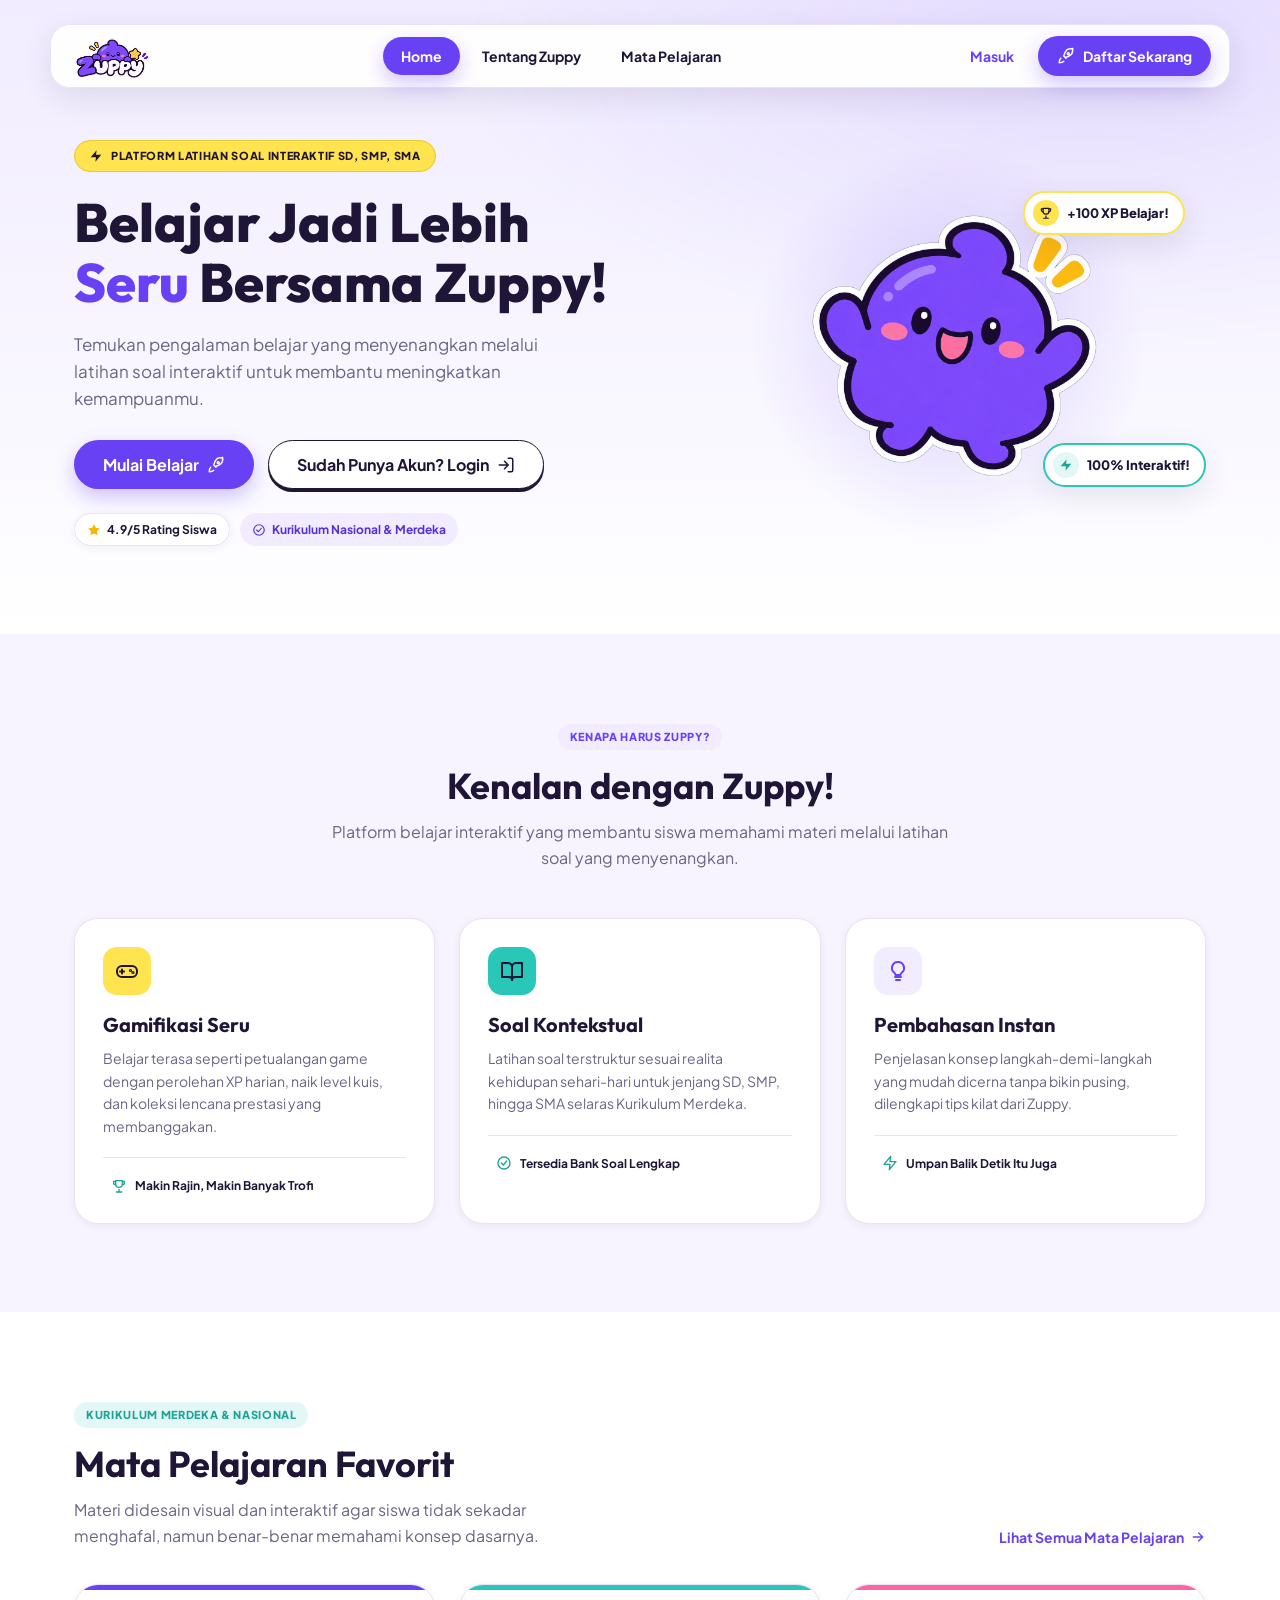
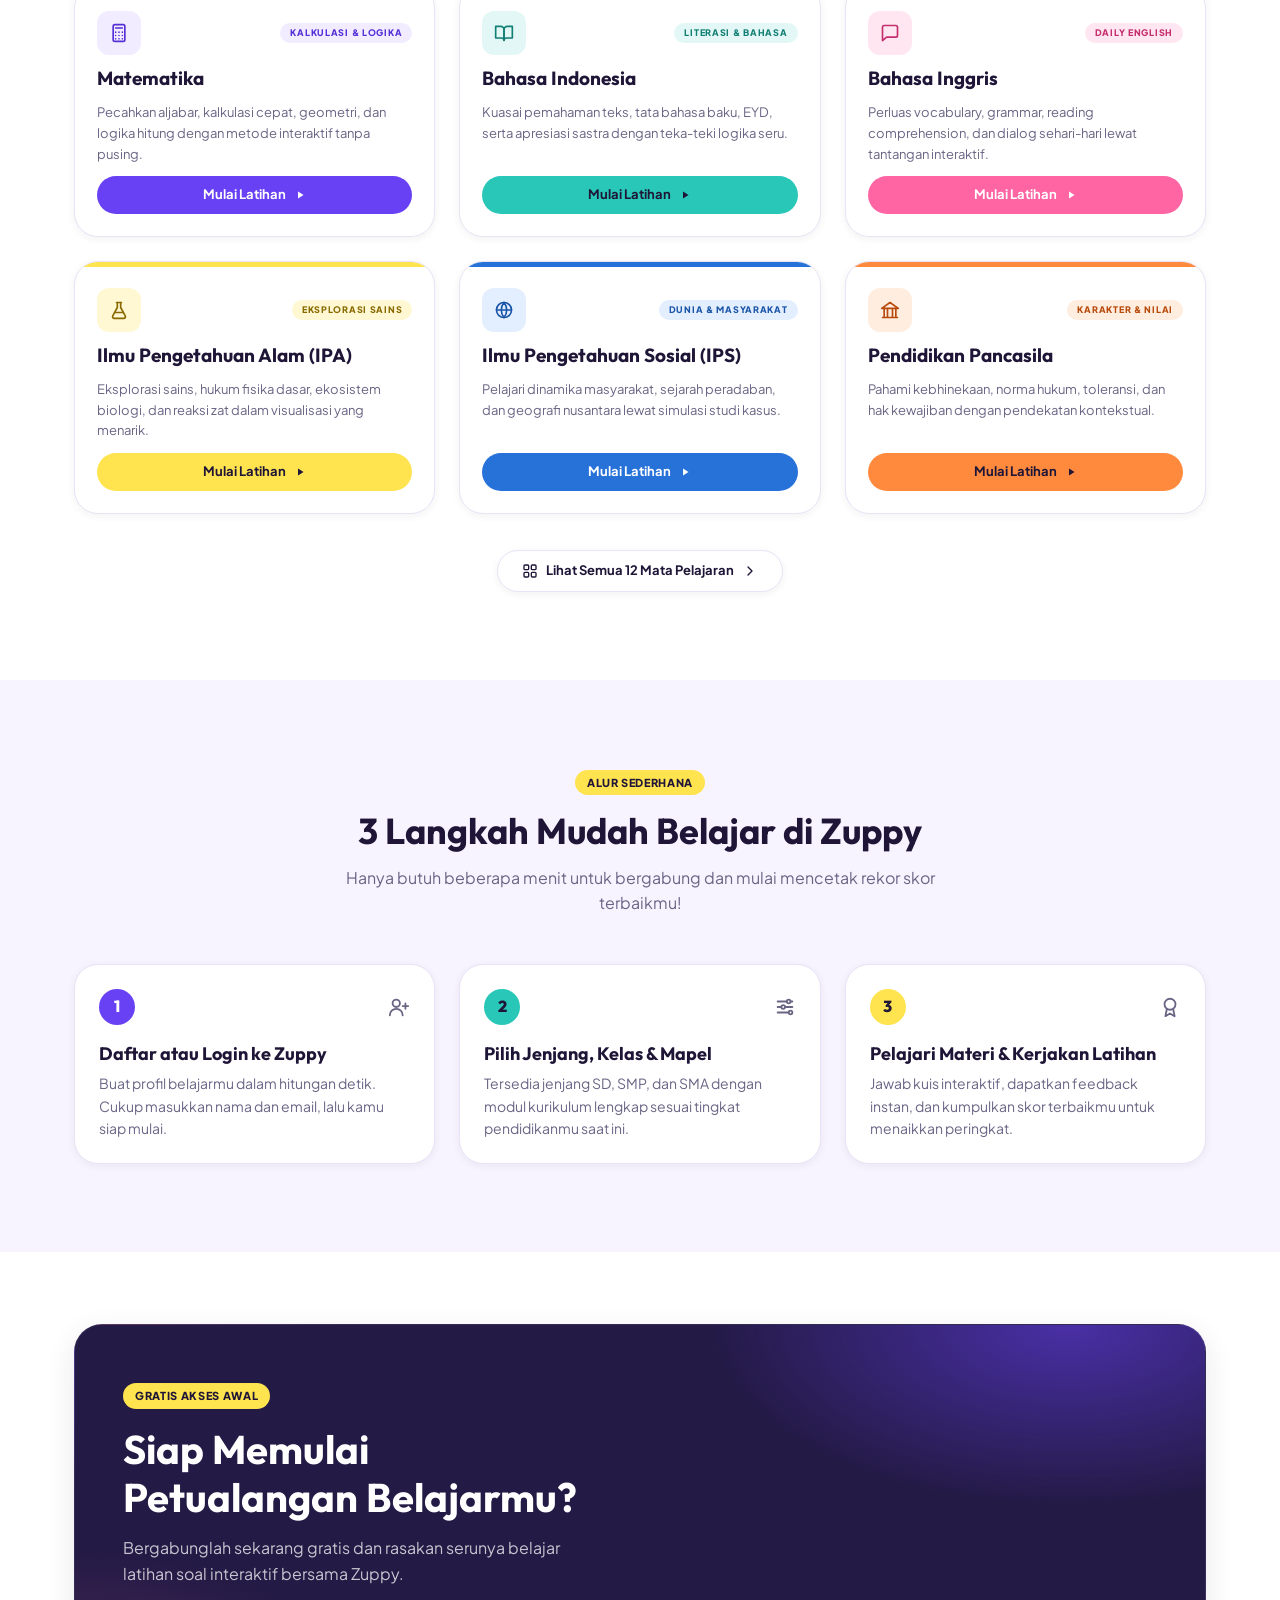
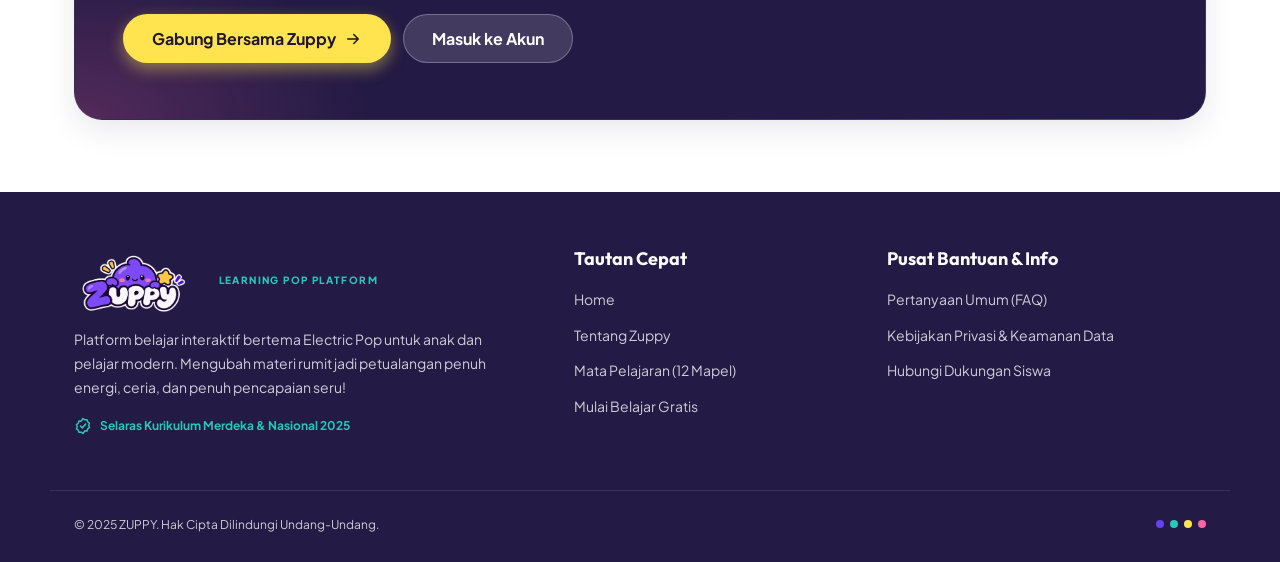
<file: index.html>
<!DOCTYPE html>
<html lang="id">
<head>
  <meta charset="UTF-8">
  <meta name="viewport" content="width=device-width, initial-scale=1.0">
  <meta name="description" content="Zuppy — platform latihan soal interaktif untuk SD, SMP, dan SMA. Play, Learn & Explore!">

  <title>Zuppy — Play, Learn &amp; Explore!</title>

  <!-- Favicon Zuppy -->
  <link rel="icon" type="image/png" href="assets/images/mascot/maskot.png">

  <link rel="stylesheet" href="css/style.css">
  <link rel="stylesheet" href="css/components.css">
  <link rel="stylesheet" href="css/home.css">
  <link rel="stylesheet" href="css/responsive.css">

  <script src="js/components.js" defer></script>
  <script src="js/app.js" defer></script>
</head>

<body data-root="" data-page="home">

  <div data-component="header"></div>

  <main>
    <!-- ============ HERO ============ -->
    <section class="hero" id="beranda" data-spy="home">
      <div class="container hero__grid">
        <div class="hero__copy">
          <span class="hero__badge reveal">
            <svg class="icon icon--fill" viewBox="0 0 24 24" aria-hidden="true"><path d="M13 2 3 14h9l-1 8 10-12h-9z"/></svg>
            Platform Latihan Soal Interaktif SD, SMP, SMA
          </span>

          <h1 class="hero__title reveal">Belajar Jadi Lebih <span class="hl-seru">Seru</span> Bersama Zuppy!</h1>

          <p class="hero__lead reveal">Temukan pengalaman belajar yang menyenangkan melalui latihan soal interaktif untuk membantu meningkatkan kemampuanmu.</p>

          <div class="hero__actions reveal">
            <a class="btn btn--primary btn--lg" data-href="pages/register.html">
              Mulai Belajar
              <svg class="icon" viewBox="0 0 24 24" aria-hidden="true"><path d="M5 15c-1.5 1.2-2 4-2 6 2 0 4.8-.5 6-2"/><path d="M12 15 9 12a15 15 0 0 1 4-8c2-2 6-2 8-2 0 2 0 6-2 8a15 15 0 0 1-8 4z"/><circle cx="15" cy="9" r="1.3"/></svg>
            </a>

            <a class="btn btn--secondary btn--lg" data-href="pages/login.html">
              Sudah Punya Akun? Login
              <svg class="icon" viewBox="0 0 24 24" aria-hidden="true"><path d="M15 3h4a2 2 0 0 1 2 2v14a2 2 0 0 1-2 2h-4"/><path d="M10 17l5-5-5-5M15 12H3"/></svg>
            </a>
          </div>

          <div class="hero__meta reveal">
            <span class="chip chip--white">
              <svg class="icon icon--fill" viewBox="0 0 24 24" aria-hidden="true"><path d="m12 2 3.1 6.3 6.9 1-5 4.9 1.2 6.8L12 17.8 5.8 21l1.2-6.8-5-4.9 6.9-1z"/></svg>
              4.9/5 Rating Siswa
            </span>

            <span class="chip chip--purple">
              <svg class="icon" viewBox="0 0 24 24" aria-hidden="true"><circle cx="12" cy="12" r="9"/><path d="m8 12 3 3 5-6"/></svg>
              Kurikulum Nasional &amp; Merdeka
            </span>
          </div>
        </div>

        <div class="hero__visual">
          <div class="hero__glow" aria-hidden="true"></div>
          <div class="mascot">
            <img data-src="assets/images/mascot/maskot.png" alt="Zuppy, maskot belajar yang ceria">
          </div>

          <span class="float-chip float-chip--xp">
            <span class="float-chip__icon"><svg class="icon" viewBox="0 0 24 24" aria-hidden="true"><path d="M8 21h8M12 17v4M7 4h10v5a5 5 0 0 1-10 0z"/><path d="M17 5h3v2a3 3 0 0 1-3 3M7 5H4v2a3 3 0 0 0 3 3"/></svg></span>
            +100 XP Belajar!
          </span>

          <span class="float-chip float-chip--fun">
            <span class="float-chip__icon"><svg class="icon icon--fill" viewBox="0 0 24 24" aria-hidden="true"><path d="M13 2 3 14h9l-1 8 10-12h-9z"/></svg></span>
            100% Interaktif!
          </span>
        </div>
      </div>
    </section>

    <!-- ============ TENTANG / FITUR ============ -->
    <section class="section section--tint" id="tentang" data-spy="tentang">
      <div class="container">
        <div class="section-head reveal">
          <span class="badge badge--purple">Kenapa harus Zuppy?</span>
          <h2>Kenalan dengan Zuppy!</h2>
          <p>Platform belajar interaktif yang membantu siswa memahami materi melalui latihan soal yang menyenangkan.</p>
        </div>

        <div class="feature-grid">
          <article class="feature-card reveal">
            <span class="feature-card__icon tone-yellow"><svg class="icon" viewBox="0 0 24 24" aria-hidden="true"><rect x="2" y="7" width="20" height="11" rx="5"/><path d="M7 10.5v4M5 12.5h4"/><circle cx="15.5" cy="11.5" r=".6"/><circle cx="18" cy="13.5" r=".6"/></svg></span>
            <h3>Gamifikasi Seru</h3>
            <p>Belajar terasa seperti petualangan game dengan perolehan XP harian, naik level kuis, dan koleksi lencana prestasi yang membanggakan.</p>
            <span class="feature-card__foot"><svg class="icon" viewBox="0 0 24 24" aria-hidden="true"><path d="M8 21h8M12 17v4M7 4h10v5a5 5 0 0 1-10 0z"/><path d="M17 5h3v2a3 3 0 0 1-3 3M7 5H4v2a3 3 0 0 0 3 3"/></svg>Makin Rajin, Makin Banyak Trofi</span>
          </article>

          <article class="feature-card reveal">
            <span class="feature-card__icon tone-turquoise"><svg class="icon" viewBox="0 0 24 24" aria-hidden="true"><path d="M2 4h6a4 4 0 0 1 4 4v13a3 3 0 0 0-3-3H2z"/><path d="M22 4h-6a4 4 0 0 0-4 4v13a3 3 0 0 1 3-3h7z"/></svg></span>
            <h3>Soal Kontekstual</h3>
            <p>Latihan soal terstruktur sesuai realita kehidupan sehari-hari untuk jenjang SD, SMP, hingga SMA selaras Kurikulum Merdeka.</p>
            <span class="feature-card__foot"><svg class="icon" viewBox="0 0 24 24" aria-hidden="true"><circle cx="12" cy="12" r="9"/><path d="m8 12 3 3 5-6"/></svg>Tersedia Bank Soal Lengkap</span>
          </article>

          <article class="feature-card reveal">
            <span class="feature-card__icon tone-purple"><svg class="icon" viewBox="0 0 24 24" aria-hidden="true"><path d="M9 18h6M10 21h4"/><path d="M12 3a6 6 0 0 0-3.5 10.9c.6.5 1 1.2 1 2.1h5c0-.9.4-1.6 1-2.1A6 6 0 0 0 12 3z"/></svg></span>
            <h3>Pembahasan Instan</h3>
            <p>Penjelasan konsep langkah-demi-langkah yang mudah dicerna tanpa bikin pusing, dilengkapi tips kilat dari Zuppy.</p>
            <span class="feature-card__foot"><svg class="icon" viewBox="0 0 24 24" aria-hidden="true"><path d="M13 2 3 14h9l-1 8 10-12h-9z"/></svg>Umpan Balik Detik Itu Juga</span>
          </article>
        </div>
      </div>
    </section>

    <!-- ============ MATA PELAJARAN ============ -->
    <section class="section" id="mapel" data-spy="mapel">
      <div class="container">
        <div class="section-head section-head--split reveal">
          <div>
            <span class="badge badge--turquoise">Kurikulum Merdeka &amp; Nasional</span>
            <h2>Mata Pelajaran Favorit</h2>
            <p>Materi didesain visual dan interaktif agar siswa tidak sekadar menghafal, namun benar-benar memahami konsep dasarnya.</p>
          </div>

          <a class="link-more" data-href="pages/subjects.html">
            Lihat Semua Mata Pelajaran
            <svg class="icon" viewBox="0 0 24 24" aria-hidden="true"><path d="M5 12h14M13 6l6 6-6 6"/></svg>
          </a>
        </div>

        <div class="subject-grid">
          <article class="subject-card reveal">
            <div class="subject-card__top">
              <span class="subject-card__icon"><svg class="icon" viewBox="0 0 24 24" aria-hidden="true"><rect x="5" y="2" width="14" height="20" rx="2"/><path d="M8 6h8M8 11h.01M12 11h.01M16 11h.01M8 15h.01M12 15h.01M16 15h.01M8 19h.01M12 19h.01M16 19h.01"/></svg></span>
              <span class="subject-card__tag">Kalkulasi &amp; Logika</span>
            </div>
            <h3>Matematika</h3>
            <p>Pecahkan aljabar, kalkulasi cepat, geometri, dan logika hitung dengan metode interaktif tanpa pusing.</p>
            <a class="btn" data-href="pages/subjects.html?subject=matematika">Mulai Latihan <svg class="icon icon--fill" viewBox="0 0 24 24" aria-hidden="true"><path d="M8 5v14l11-7z"/></svg></a>
          </article>

          <article class="subject-card subject-card--turquoise reveal">
            <div class="subject-card__top">
              <span class="subject-card__icon"><svg class="icon" viewBox="0 0 24 24" aria-hidden="true"><path d="M2 4h6a4 4 0 0 1 4 4v13a3 3 0 0 0-3-3H2z"/><path d="M22 4h-6a4 4 0 0 0-4 4v13a3 3 0 0 1 3-3h7z"/></svg></span>
              <span class="subject-card__tag">Literasi &amp; Bahasa</span>
            </div>
            <h3>Bahasa Indonesia</h3>
            <p>Kuasai pemahaman teks, tata bahasa baku, EYD, serta apresiasi sastra dengan teka-teki logika seru.</p>
            <a class="btn" data-href="pages/subjects.html?subject=bahasa-indonesia">Mulai Latihan <svg class="icon icon--fill" viewBox="0 0 24 24" aria-hidden="true"><path d="M8 5v14l11-7z"/></svg></a>
          </article>

          <article class="subject-card subject-card--pink reveal">
            <div class="subject-card__top">
              <span class="subject-card__icon"><svg class="icon" viewBox="0 0 24 24" aria-hidden="true"><path d="M21 15a2 2 0 0 1-2 2H8l-5 4V5a2 2 0 0 1 2-2h14a2 2 0 0 1 2 2z"/></svg></span>
              <span class="subject-card__tag">Daily English</span>
            </div>
            <h3>Bahasa Inggris</h3>
            <p>Perluas vocabulary, grammar, reading comprehension, dan dialog sehari-hari lewat tantangan interaktif.</p>
            <a class="btn" data-href="pages/subjects.html?subject=bahasa-inggris">Mulai Latihan <svg class="icon icon--fill" viewBox="0 0 24 24" aria-hidden="true"><path d="M8 5v14l11-7z"/></svg></a>
          </article>

          <article class="subject-card subject-card--yellow reveal">
            <div class="subject-card__top">
              <span class="subject-card__icon"><svg class="icon" viewBox="0 0 24 24" aria-hidden="true"><path d="M9 3h6M10 3v6L4.5 19a2 2 0 0 0 1.8 3h11.4a2 2 0 0 0 1.8-3L14 9V3"/><path d="M7.5 15h9"/></svg></span>
              <span class="subject-card__tag">Eksplorasi Sains</span>
            </div>
            <h3>Ilmu Pengetahuan Alam (IPA)</h3>
            <p>Eksplorasi sains, hukum fisika dasar, ekosistem biologi, dan reaksi zat dalam visualisasi yang menarik.</p>
            <a class="btn" data-href="pages/subjects.html?subject=ipa">Mulai Latihan <svg class="icon icon--fill" viewBox="0 0 24 24" aria-hidden="true"><path d="M8 5v14l11-7z"/></svg></a>
          </article>

          <article class="subject-card subject-card--blue reveal">
            <div class="subject-card__top">
              <span class="subject-card__icon"><svg class="icon" viewBox="0 0 24 24" aria-hidden="true"><circle cx="12" cy="12" r="9"/><path d="M3 12h18M12 3a14 14 0 0 1 0 18M12 3a14 14 0 0 0 0 18"/></svg></span>
              <span class="subject-card__tag">Dunia &amp; Masyarakat</span>
            </div>
            <h3>Ilmu Pengetahuan Sosial (IPS)</h3>
            <p>Pelajari dinamika masyarakat, sejarah peradaban, dan geografi nusantara lewat simulasi studi kasus.</p>
            <a class="btn" data-href="pages/subjects.html?subject=ips">Mulai Latihan <svg class="icon icon--fill" viewBox="0 0 24 24" aria-hidden="true"><path d="M8 5v14l11-7z"/></svg></a>
          </article>

          <article class="subject-card subject-card--orange reveal">
            <div class="subject-card__top">
              <span class="subject-card__icon"><svg class="icon" viewBox="0 0 24 24" aria-hidden="true"><path d="M3 21h18M5 21V10M9 21V10M15 21V10M19 21V10M2 10l10-7 10 7z"/></svg></span>
              <span class="subject-card__tag">Karakter &amp; Nilai</span>
            </div>
            <h3>Pendidikan Pancasila</h3>
            <p>Pahami kebhinekaan, norma hukum, toleransi, dan hak kewajiban dengan pendekatan kontekstual.</p>
            <a class="btn" data-href="pages/subjects.html?subject=pancasila">Mulai Latihan <svg class="icon icon--fill" viewBox="0 0 24 24" aria-hidden="true"><path d="M8 5v14l11-7z"/></svg></a>
          </article>
        </div>

        <div class="subject-more reveal">
          <a class="btn" data-href="pages/subjects.html">
            <svg class="icon" viewBox="0 0 24 24" aria-hidden="true"><rect x="3" y="3" width="7" height="7" rx="1.5"/><rect x="14" y="3" width="7" height="7" rx="1.5"/><rect x="3" y="14" width="7" height="7" rx="1.5"/><rect x="14" y="14" width="7" height="7" rx="1.5"/></svg>
            Lihat Semua 12 Mata Pelajaran
            <svg class="icon" viewBox="0 0 24 24" aria-hidden="true"><path d="m9 6 6 6-6 6"/></svg>
          </a>
        </div>
      </div>
    </section>

    <!-- ============ 3 LANGKAH ============ -->
    <section class="section section--tint" id="langkah">
      <div class="container">
        <div class="section-head reveal">
          <span class="badge badge--yellow">Alur sederhana</span>
          <h2>3 Langkah Mudah Belajar di Zuppy</h2>
          <p>Hanya butuh beberapa menit untuk bergabung dan mulai mencetak rekor skor terbaikmu!</p>
        </div>

        <div class="step-grid">
          <article class="step-card reveal">
            <div class="step-card__top">
              <span class="step-card__num num-purple">1</span>
              <svg class="icon" viewBox="0 0 24 24" aria-hidden="true"><circle cx="9" cy="8" r="4"/><path d="M2 21a7 7 0 0 1 14 0M19 8v6M16 11h6"/></svg>
            </div>
            <h3>Daftar atau Login ke Zuppy</h3>
            <p>Buat profil belajarmu dalam hitungan detik. Cukup masukkan nama dan email, lalu kamu siap mulai.</p>
          </article>

          <article class="step-card reveal">
            <div class="step-card__top">
              <span class="step-card__num num-turquoise">2</span>
              <svg class="icon" viewBox="0 0 24 24" aria-hidden="true"><path d="M4 6h10M18 6h2M4 12h4M12 12h8M4 18h12"/><circle cx="16" cy="6" r="2"/><circle cx="10" cy="12" r="2"/><circle cx="18" cy="18" r="2"/></svg>
            </div>
            <h3>Pilih Jenjang, Kelas &amp; Mapel</h3>
            <p>Tersedia jenjang SD, SMP, dan SMA dengan modul kurikulum lengkap sesuai tingkat pendidikanmu saat ini.</p>
          </article>

          <article class="step-card reveal">
            <div class="step-card__top">
              <span class="step-card__num num-yellow">3</span>
              <svg class="icon" viewBox="0 0 24 24" aria-hidden="true"><circle cx="12" cy="9" r="6"/><path d="M8.5 14.5 7 22l5-3 5 3-1.5-7.5"/></svg>
            </div>
            <h3>Pelajari Materi &amp; Kerjakan Latihan</h3>
            <p>Jawab kuis interaktif, dapatkan feedback instan, dan kumpulkan skor terbaikmu untuk menaikkan peringkat.</p>
          </article>
        </div>
      </div>
    </section>

    <!-- ============ CTA ============ -->
    <section class="cta">
      <div class="container">
        <div class="cta__box reveal">
          <span class="badge badge--yellow">Gratis akses awal</span>
          <h2>Siap Memulai Petualangan Belajarmu?</h2>
          <p>Bergabunglah sekarang gratis dan rasakan serunya belajar latihan soal interaktif bersama Zuppy.</p>

          <div class="cta__actions">
            <a class="btn btn--yellow btn--lg" data-href="pages/register.html">
              Gabung Bersama Zuppy
              <svg class="icon" viewBox="0 0 24 24" aria-hidden="true"><path d="M5 12h14M13 6l6 6-6 6"/></svg>
            </a>

            <a class="btn btn--light btn--lg" data-href="pages/login.html">Masuk ke Akun</a>
          </div>
        </div>
      </div>
    </section>
  </main>

  <div data-component="footer"></div>

</body>
</html>
</file>
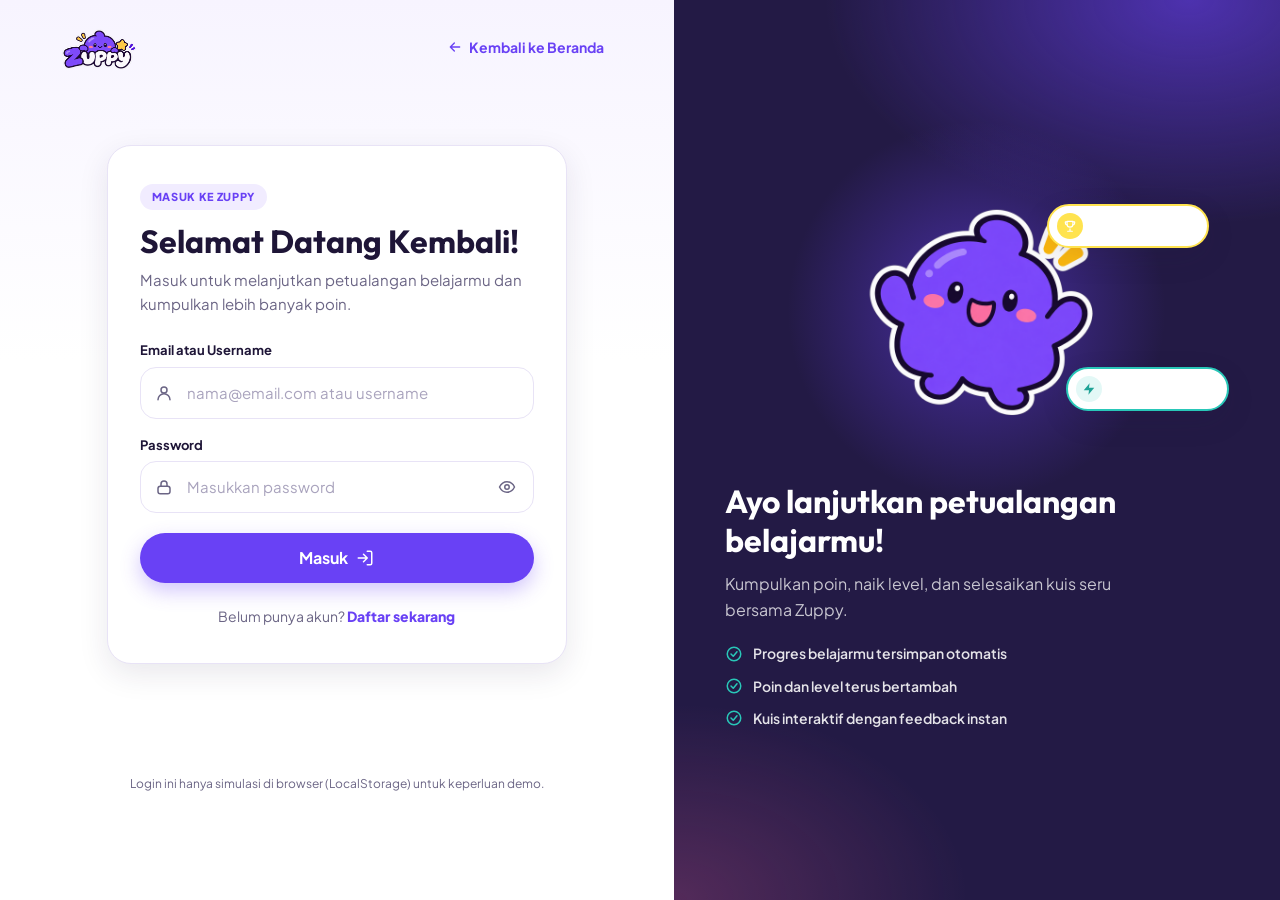
<file: pages/dashboard-student.html>
<!DOCTYPE html>
<html lang="id">
<head>
  <meta charset="UTF-8">
  <meta name="viewport" content="width=device-width, initial-scale=1.0">
  <title>Dashboard — Zuppy</title>
  <link rel="stylesheet" href="../css/style.css">
  <link rel="stylesheet" href="../css/components.css">
  <link rel="stylesheet" href="../css/home.css">
  <link rel="stylesheet" href="../css/dashboard.css">
  <link rel="stylesheet" href="../css/responsive.css">
  <script src="../js/components.js" defer></script>
  <script src="../js/storage.js" defer></script>
  <script src="../js/navigation.js" defer></script>
  <script src="../data/subjects.js" defer></script>
  <script src="../data/questions.js" defer></script>
  <script src="../js/student.js" defer></script>
</head>
<body data-root="../" data-page="dashboard" data-auth="required">

  <div class="dashboard-layout">
    <div data-component="sidebar-student"></div>

    <main class="dash-main">
      <!-- ============ HEADER DASHBOARD ============ -->
      <header class="dash-topbar">
        <button class="dash-menu-btn" type="button" data-sidebar-toggle aria-label="Buka menu">
          <svg viewBox="0 0 24 24" fill="none" stroke="currentColor" stroke-width="2.2" stroke-linecap="round" aria-hidden="true"><path d="M4 7h16M4 12h16M4 17h16"/></svg>
        </button>
        <div class="dash-topbar__text">
          <p class="dash-topbar__greeting" id="topGreeting"></p>
          <p class="dash-topbar__name" id="topName"></p>
        </div>

        <!-- Profil siswa: dropdown -->
        <div class="dash-profile" data-dropdown>
          <button class="dash-user" type="button" data-dropdown-toggle aria-haspopup="menu" aria-expanded="false" aria-controls="profileMenu">
            <span class="dash-avatar" id="topAvatar" aria-hidden="true"></span>
            <span class="dash-user__meta">
              <strong id="topUserName"></strong>
              <span id="topUserHandle"></span>
            </span>
            <svg class="icon dash-user__chevron" viewBox="0 0 24 24" aria-hidden="true"><path d="m6 9 6 6 6-6"/></svg>
          </button>

          <div class="dash-menu" id="profileMenu" role="menu" aria-label="Menu profil" data-dropdown-menu>
            <a class="dash-menu__item" role="menuitem" data-href="pages/profile.html">
              <svg class="icon" viewBox="0 0 24 24" aria-hidden="true"><circle cx="12" cy="8" r="4"/><path d="M4 21a8 8 0 0 1 16 0"/></svg>
              Profil Saya
            </a>
            <span class="dash-menu__divider" role="separator"></span>
            <button class="dash-menu__item dash-menu__item--danger" type="button" role="menuitem" data-action="logout">
              <svg class="icon" viewBox="0 0 24 24" aria-hidden="true"><path d="M9 21H5a2 2 0 0 1-2-2V5a2 2 0 0 1 2-2h4"/><path d="M16 17l5-5-5-5M21 12H9"/></svg>
              Logout
            </button>
          </div>
        </div>
      </header>

      <div id="top" data-spy="dashboard">
        <!-- ============ HERO ============ -->
        <section class="dash-hero" aria-labelledby="heroTitle">
          <div class="dash-hero__copy">
            <span class="badge badge--yellow" id="heroLevel">Level 1</span>
            <h1 id="heroTitle">Halo! 👋</h1>
            <p>Siap belajar hal baru hari ini?</p>
            <div class="dash-xpbar">
              <p class="dash-xpbar__text" id="heroXpText"></p>
              <div class="dash-progress dash-progress--onpurple"><span class="dash-progress__fill" id="heroXpFill"></span></div>
            </div>
            <a class="btn btn--yellow" data-href="pages/subjects.html">
              Mulai Belajar
              <svg class="icon" viewBox="0 0 24 24" aria-hidden="true"><path d="M5 12h14M13 6l6 6-6 6"/></svg>
            </a>
          </div>
          <div class="mascot"><img data-src="assets/images/mascot/maskot.png" alt="Zuppy, maskot belajar yang ceria"></div>
        </section>

        <!-- ============ RINGKASAN ============ -->
        <section class="dash-stats" id="statGrid" aria-label="Ringkasan belajar"></section>
      </div>

      <!-- ============ LANJUTKAN BELAJAR + TANTANGAN ============ -->
      <div class="dash-row">
        <section class="dash-card" aria-labelledby="continueTitle">
          <header class="dash-card__head"><h2 id="continueTitle">Lanjutkan Belajar</h2></header>
          <div id="continueBody"></div>
        </section>

        <section class="dash-card" aria-labelledby="challengeTitle">
          <header class="dash-card__head">
            <h2 id="challengeTitle">Tantangan Harian</h2>
            <span class="badge badge--turquoise" id="challengeCount"></span>
          </header>
          <div id="challengeBody"></div>
        </section>
      </div>

      <!-- ============ MATA PELAJARAN ============ -->
      <section id="mapel" aria-labelledby="subjectsTitle">
        <header class="dash-section-head">
          <h2 id="subjectsTitle">Jelajahi Mata Pelajaran</h2>
          <a class="link-more" data-href="pages/subjects.html">
            Lihat semua
            <svg class="icon" viewBox="0 0 24 24" aria-hidden="true"><path d="M5 12h14M13 6l6 6-6 6"/></svg>
          </a>
        </header>
        <div class="dash-subjects" id="subjectGrid"></div>
      </section>

      <!-- ============ PROGRESS + LEADERBOARD ============ -->
      <div class="dash-row">
        <section class="dash-card" id="progres" data-spy="progress" aria-labelledby="progressTitle">
          <header class="dash-card__head">
            <div>
              <h2 id="progressTitle">Progress Belajar</h2>
              <p class="dash-card__sub" id="weekTotal"></p>
            </div>
          </header>
          <div class="dash-chart" id="weekChart" role="img" aria-label="Grafik aktivitas belajar 7 hari terakhir"></div>

          <h3 class="dash-card__subtitle">Aktivitas Terbaru</h3>
          <ul class="dash-activity" id="activityList"></ul>
        </section>

        <section class="dash-card" id="leaderboard" data-spy="leaderboard" aria-labelledby="boardTitle">
          <header class="dash-card__head"><h2 id="boardTitle">Leaderboard</h2></header>
          <ol class="dash-board" id="boardList"></ol>
          <p class="dash-board__note">Peringkat siswa lain adalah data demo lokal.</p>
        </section>
      </div>
    </main>
  </div>

  <div class="dash-toast" id="toast" role="status" aria-live="polite"></div>

</body>
</html>
</file>
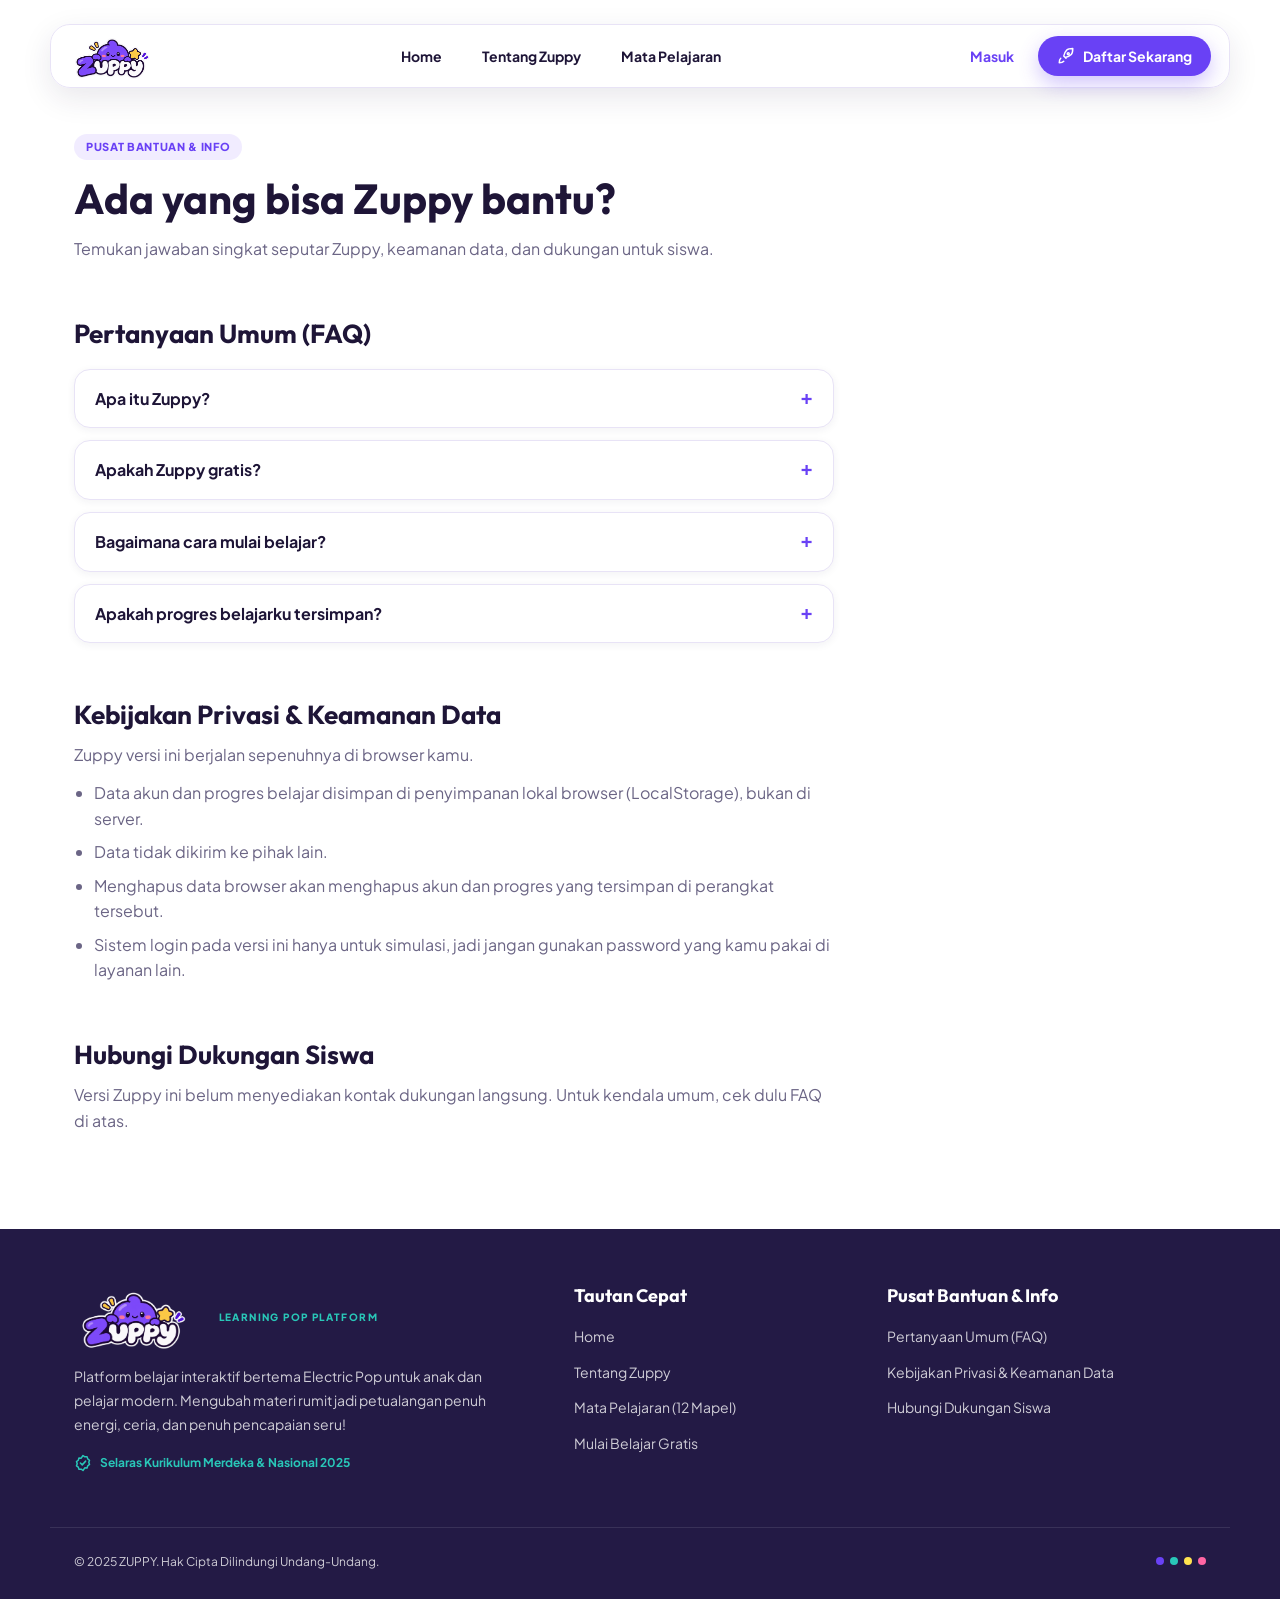
<file: pages/info.html>
<!DOCTYPE html>
<html lang="id">
<head>
  <meta charset="UTF-8">
  <meta name="viewport" content="width=device-width, initial-scale=1.0">
  <title>Pusat Bantuan &amp; Info — Zuppy</title>
  <link rel="stylesheet" href="../css/style.css">
  <link rel="stylesheet" href="../css/components.css">
  <link rel="stylesheet" href="../css/home.css">
  <link rel="stylesheet" href="../css/responsive.css">
  <script src="../js/components.js" defer></script>
  <script src="../js/app.js" defer></script>
</head>
<body data-root="../" data-page="info">

  <div data-component="header"></div>

  <main class="info">
    <div class="container">
      <div class="info__head reveal">
        <span class="badge badge--purple">Pusat Bantuan &amp; Info</span>
        <h1>Ada yang bisa Zuppy bantu?</h1>
        <p>Temukan jawaban singkat seputar Zuppy, keamanan data, dan dukungan untuk siswa.</p>
      </div>

      <section class="info__section" id="faq">
        <h2>Pertanyaan Umum (FAQ)</h2>
        <div class="faq">
          <details>
            <summary>Apa itu Zuppy?</summary>
            <p>Zuppy adalah website latihan soal interaktif dengan konsep game: ada poin, level, dan progres belajar supaya belajar terasa lebih seru.</p>
          </details>
          <details>
            <summary>Apakah Zuppy gratis?</summary>
            <p>Ya. Kamu bisa mendaftar dan mulai belajar tanpa biaya.</p>
          </details>
          <details>
            <summary>Bagaimana cara mulai belajar?</summary>
            <p>Daftar akun, masuk ke dashboard, pilih mata pelajaran dan materi, lalu kerjakan kuisnya untuk mengumpulkan poin.</p>
          </details>
          <details>
            <summary>Apakah progres belajarku tersimpan?</summary>
            <p>Ya. Progres, poin, dan riwayat kuis tersimpan di browser perangkatmu, sehingga tetap ada saat kamu login kembali di browser yang sama.</p>
          </details>
        </div>
      </section>

      <section class="info__section" id="privasi">
        <h2>Kebijakan Privasi &amp; Keamanan Data</h2>
        <p>Zuppy versi ini berjalan sepenuhnya di browser kamu.</p>
        <ul>
          <li>Data akun dan progres belajar disimpan di penyimpanan lokal browser (LocalStorage), bukan di server.</li>
          <li>Data tidak dikirim ke pihak lain.</li>
          <li>Menghapus data browser akan menghapus akun dan progres yang tersimpan di perangkat tersebut.</li>
          <li>Sistem login pada versi ini hanya untuk simulasi, jadi jangan gunakan password yang kamu pakai di layanan lain.</li>
        </ul>
      </section>

      <section class="info__section" id="kontak">
        <h2>Hubungi Dukungan Siswa</h2>
        <p>Versi Zuppy ini belum menyediakan kontak dukungan langsung. Untuk kendala umum, cek dulu FAQ di atas.</p>
      </section>
    </div>
  </main>

  <div data-component="footer"></div>

</body>
</html>
</file>
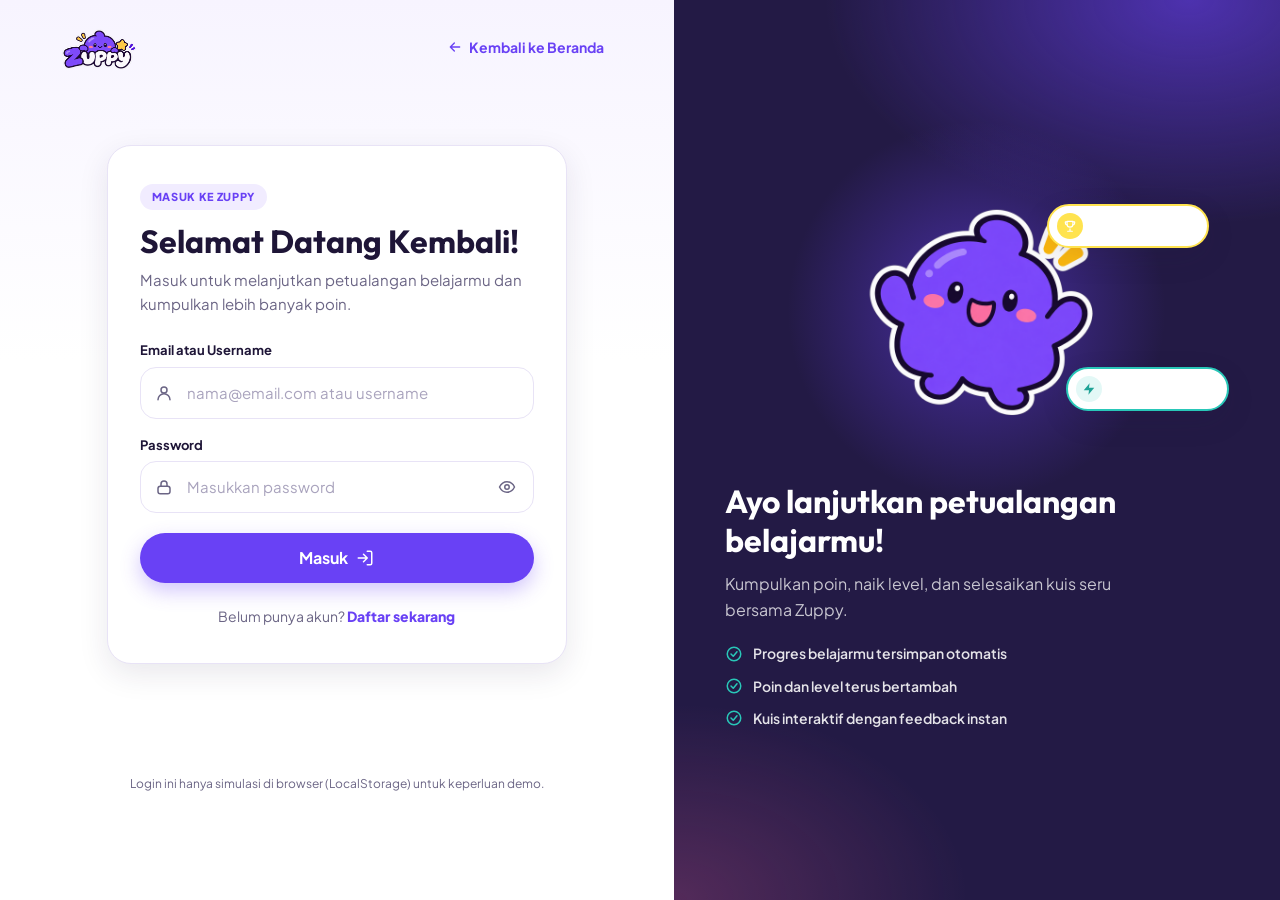
<file: pages/login.html>
<!DOCTYPE html>
<html lang="id">
<head>
  <meta charset="UTF-8">
  <meta name="viewport" content="width=device-width, initial-scale=1.0">
  <title>Masuk — Zuppy</title>
  <link rel="stylesheet" href="../css/style.css">
  <link rel="stylesheet" href="../css/components.css">
  <link rel="stylesheet" href="../css/home.css">
  <link rel="stylesheet" href="../css/auth.css">
  <link rel="stylesheet" href="../css/responsive.css">
  <script src="../js/components.js" defer></script>
  <script src="../js/storage.js" defer></script>
  <script src="../js/auth.js" defer></script>
</head>
<body data-root="../" data-page="login">

  <div class="auth">
    <!-- ============ SISI FORM ============ -->
    <main class="auth__main">
      <div class="auth__bar">
        <a class="brand" data-href="index.html" aria-label="Zuppy — Beranda">
          <span class="brand-logo"><img data-src="assets/images/logo/logo.png" alt="Zuppy"></span>
        </a>
        <a class="auth__back" data-href="index.html">
          <svg class="icon" viewBox="0 0 24 24" aria-hidden="true"><path d="M19 12H5M11 6l-6 6 6 6"/></svg>
          Kembali ke Beranda
        </a>
      </div>

      <div class="auth__body">
        <div class="auth-card">
          <div class="auth-card__head">
            <div class="mascot mascot--mini"><img data-src="assets/images/mascot/maskot.png" alt=""></div>
            <span class="badge badge--purple">Masuk ke Zuppy</span>
            <h1>Selamat Datang Kembali!</h1>
            <p>Masuk untuk melanjutkan petualangan belajarmu dan kumpulkan lebih banyak poin.</p>
          </div>

          <div class="alert alert--info" id="sessionNotice" hidden></div>
          <div class="alert" id="formAlert" role="alert" hidden></div>

          <form class="auth-form" id="loginForm" novalidate>
            <div class="field">
              <label for="identifier">Email atau Username</label>
              <div class="input">
                <svg class="icon" viewBox="0 0 24 24" aria-hidden="true"><circle cx="12" cy="8" r="4"/><path d="M4 21a8 8 0 0 1 16 0"/></svg>
                <input id="identifier" name="identifier" type="text" autocomplete="username" placeholder="nama@email.com atau username" aria-describedby="identifier-error" required>
              </div>
              <p class="field__error" id="identifier-error"></p>
            </div>

            <div class="field">
              <label for="password">Password</label>
              <div class="input">
                <svg class="icon" viewBox="0 0 24 24" aria-hidden="true"><rect x="4" y="11" width="16" height="10" rx="3"/><path d="M8 11V8a4 4 0 0 1 8 0v3"/></svg>
                <input id="password" name="password" type="password" autocomplete="current-password" placeholder="Masukkan password" aria-describedby="password-error" required>
                <button class="input__toggle" type="button" data-toggle-password="password" aria-label="Tampilkan password" aria-pressed="false">
                  <svg class="icon icon-eye" viewBox="0 0 24 24" aria-hidden="true"><path d="M2 12s3.5-7 10-7 10 7 10 7-3.5 7-10 7S2 12 2 12z"/><circle cx="12" cy="12" r="3"/></svg>
                  <svg class="icon icon-eye-off" viewBox="0 0 24 24" aria-hidden="true"><path d="M3 3l18 18"/><path d="M10.6 5.1A10.7 10.7 0 0 1 12 5c6.5 0 10 7 10 7a17 17 0 0 1-3.2 4.1M6.6 6.7A16.8 16.8 0 0 0 2 12s3.5 7 10 7a10.5 10.5 0 0 0 4.4-1"/><path d="M9.9 9.9a3 3 0 0 0 4.2 4.2"/></svg>
                </button>
              </div>
              <p class="field__error" id="password-error"></p>
            </div>

            <button class="btn btn--primary btn--lg" type="submit">
              <span class="btn__label">Masuk</span>
              <svg class="icon" viewBox="0 0 24 24" aria-hidden="true"><path d="M15 3h4a2 2 0 0 1 2 2v14a2 2 0 0 1-2 2h-4"/><path d="M10 17l5-5-5-5M15 12H3"/></svg>
            </button>
          </form>

          <p class="auth-switch">Belum punya akun? <a data-href="pages/register.html">Daftar sekarang</a></p>
        </div>

        <p class="auth__note">Login ini hanya simulasi di browser (LocalStorage) untuk keperluan demo.</p>
      </div>
    </main>

    <!-- ============ SISI MASKOT ============ -->
    <aside class="auth__aside" aria-label="Tentang Zuppy">
      <div class="auth__visual">
        <div class="auth__glow" aria-hidden="true"></div>
        <div class="mascot"><img data-src="assets/images/mascot/maskot.png" alt="Zuppy, maskot belajar yang ceria"></div>
        <span class="float-chip float-chip--xp">
          <span class="float-chip__icon"><svg class="icon" viewBox="0 0 24 24" aria-hidden="true"><path d="M8 21h8M12 17v4M7 4h10v5a5 5 0 0 1-10 0z"/><path d="M17 5h3v2a3 3 0 0 1-3 3M7 5H4v2a3 3 0 0 0 3 3"/></svg></span>
          +100 XP Belajar!
        </span>
        <span class="float-chip float-chip--fun">
          <span class="float-chip__icon"><svg class="icon icon--fill" viewBox="0 0 24 24" aria-hidden="true"><path d="M13 2 3 14h9l-1 8 10-12h-9z"/></svg></span>
          100% Interaktif!
        </span>
      </div>

      <div class="auth__copy">
        <h2>Ayo lanjutkan petualangan belajarmu!</h2>
        <p>Kumpulkan poin, naik level, dan selesaikan kuis seru bersama Zuppy.</p>
        <ul class="auth-perks">
          <li><svg class="icon" viewBox="0 0 24 24" aria-hidden="true"><circle cx="12" cy="12" r="9"/><path d="m8 12 3 3 5-6"/></svg>Progres belajarmu tersimpan otomatis</li>
          <li><svg class="icon" viewBox="0 0 24 24" aria-hidden="true"><circle cx="12" cy="12" r="9"/><path d="m8 12 3 3 5-6"/></svg>Poin dan level terus bertambah</li>
          <li><svg class="icon" viewBox="0 0 24 24" aria-hidden="true"><circle cx="12" cy="12" r="9"/><path d="m8 12 3 3 5-6"/></svg>Kuis interaktif dengan feedback instan</li>
        </ul>
      </div>
    </aside>
  </div>

</body>
</html>
</file>
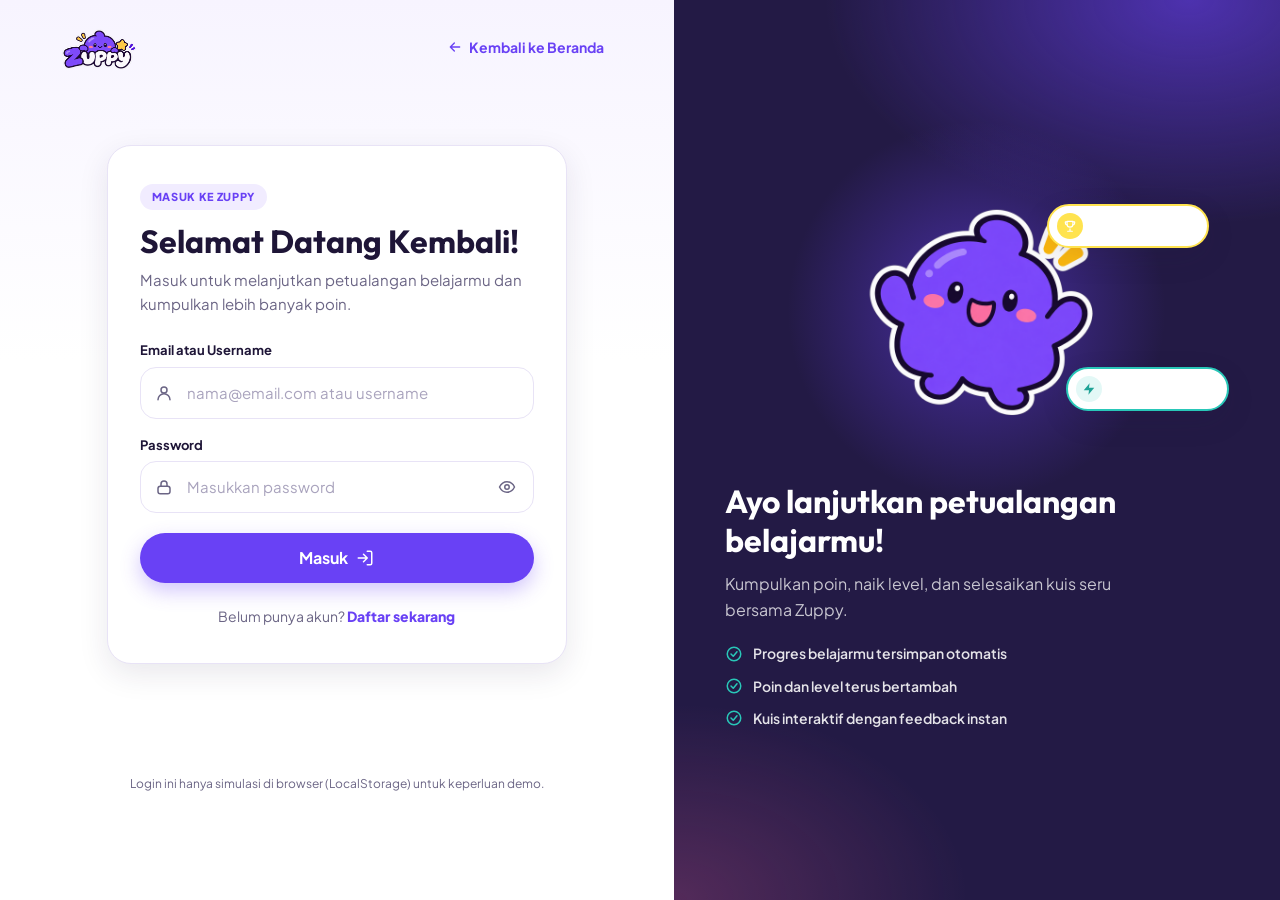
<file: pages/material.html>
<!DOCTYPE html>
<html lang="id">
<head>
  <meta charset="UTF-8">
  <meta name="viewport" content="width=device-width, initial-scale=1.0">
  <title>Introduction Misi — Zuppy</title>
  <link rel="stylesheet" href="../css/style.css">
  <link rel="stylesheet" href="../css/components.css">
  <link rel="stylesheet" href="../css/home.css">
  <link rel="stylesheet" href="../css/dashboard.css">
  <link rel="stylesheet" href="../css/game.css">
  <link rel="stylesheet" href="../css/learning.css">
  <link rel="stylesheet" href="../css/responsive.css">
  <script src="../js/components.js" defer></script>
  <script src="../js/storage.js" defer></script>
  <script src="../js/navigation.js" defer></script>
  <script src="../data/subjects.js" defer></script>
  <script src="../data/questions.js" defer></script>
  <script src="../js/game.js" defer></script>
  <script src="../js/learning.js" defer></script>
</head>
<body data-root="../" data-page="subjects" data-view="intro" data-auth="required">

  <div class="dashboard-layout">
    <div data-component="sidebar-student"></div>

    <main class="dash-main">
      <header class="dash-topbar">
        <button class="dash-menu-btn" type="button" data-sidebar-toggle aria-label="Buka menu">
          <svg viewBox="0 0 24 24" fill="none" stroke="currentColor" stroke-width="2.2" stroke-linecap="round" aria-hidden="true"><path d="M4 7h16M4 12h16M4 17h16"/></svg>
        </button>
        <div class="dash-topbar__text">
          <p class="dash-topbar__greeting" id="topGreeting"></p>
          <p class="dash-topbar__name" id="topName"></p>
        </div>

        <div class="dash-profile" data-dropdown>
          <button class="dash-user" type="button" data-dropdown-toggle aria-haspopup="menu" aria-expanded="false" aria-controls="profileMenu">
            <span class="dash-avatar" id="topAvatar" aria-hidden="true"></span>
            <span class="dash-user__meta">
              <strong id="topUserName"></strong>
              <span id="topUserHandle"></span>
            </span>
            <svg class="icon dash-user__chevron" viewBox="0 0 24 24" aria-hidden="true"><path d="m6 9 6 6 6-6"/></svg>
          </button>

          <div class="dash-menu" id="profileMenu" role="menu" aria-label="Menu profil" data-dropdown-menu>
            <a class="dash-menu__item" role="menuitem" data-href="pages/profile.html">
              <svg class="icon" viewBox="0 0 24 24" aria-hidden="true"><circle cx="12" cy="8" r="4"/><path d="M4 21a8 8 0 0 1 16 0"/></svg>
              Profil Saya
            </a>
            <span class="dash-menu__divider" role="separator"></span>
            <button class="dash-menu__item dash-menu__item--danger" type="button" role="menuitem" data-action="logout">
              <svg class="icon" viewBox="0 0 24 24" aria-hidden="true"><path d="M9 21H5a2 2 0 0 1-2-2V5a2 2 0 0 1 2-2h4"/><path d="M16 17l5-5-5-5M21 12H9"/></svg>
              Logout
            </button>
          </div>
        </div>
      </header>

      <div id="view"></div>
    </main>
  </div>

</body>
</html>
</file>
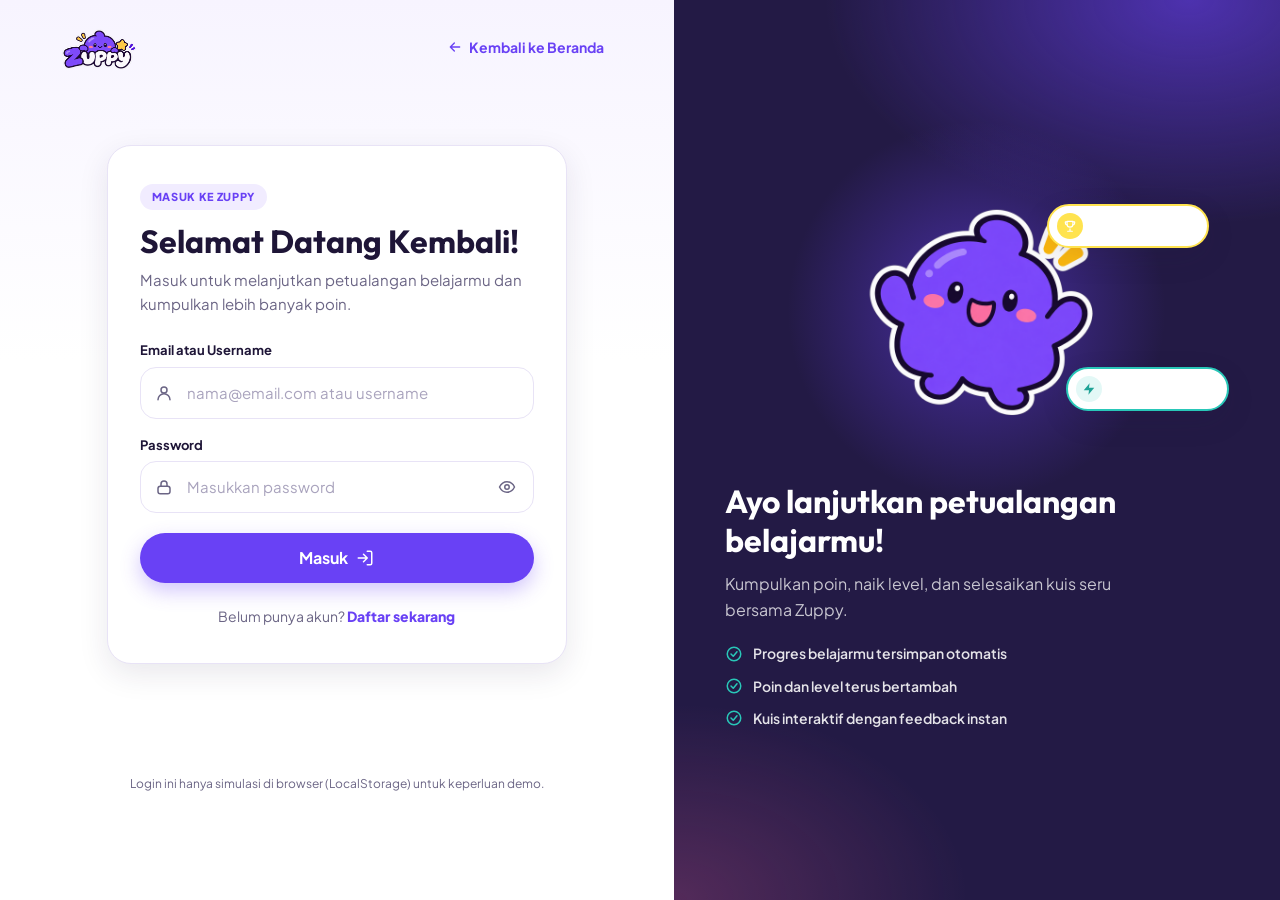
<file: pages/profile.html>
<!DOCTYPE html>
<html lang="id">
<head>
  <meta charset="UTF-8">
  <meta name="viewport" content="width=device-width, initial-scale=1.0">
  <title>Profil Saya — Zuppy</title>
  <link rel="stylesheet" href="../css/style.css">
  <link rel="stylesheet" href="../css/components.css">
  <link rel="stylesheet" href="../css/home.css">
  <link rel="stylesheet" href="../css/dashboard.css">
  <link rel="stylesheet" href="../css/auth.css">
  <link rel="stylesheet" href="../css/profile.css">
  <link rel="stylesheet" href="../css/responsive.css">
  <script src="../js/components.js" defer></script>
  <script src="../js/storage.js" defer></script>
  <script src="../js/navigation.js" defer></script>
  <script src="../data/subjects.js" defer></script>
  <script src="../data/questions.js" defer></script>
  <script src="../js/profile.js" defer></script>
</head>
<body data-root="../" data-page="profile" data-auth="required">

  <div class="dashboard-layout">
    <div data-component="sidebar-student"></div>

    <main class="dash-main">
      <!-- ============ HEADER ============ -->
      <header class="dash-topbar">
        <button class="dash-menu-btn" type="button" data-sidebar-toggle aria-label="Buka menu">
          <svg viewBox="0 0 24 24" fill="none" stroke="currentColor" stroke-width="2.2" stroke-linecap="round" aria-hidden="true"><path d="M4 7h16M4 12h16M4 17h16"/></svg>
        </button>
        <div class="dash-topbar__text">
          <p class="dash-topbar__greeting" id="topGreeting"></p>
          <p class="dash-topbar__name" id="topName"></p>
        </div>

        <div class="dash-profile" data-dropdown>
          <button class="dash-user" type="button" data-dropdown-toggle aria-haspopup="menu" aria-expanded="false" aria-controls="profileMenu">
            <span class="dash-avatar" id="topAvatar" aria-hidden="true"></span>
            <span class="dash-user__meta">
              <strong id="topUserName"></strong>
              <span id="topUserHandle"></span>
            </span>
            <svg class="icon dash-user__chevron" viewBox="0 0 24 24" aria-hidden="true"><path d="m6 9 6 6 6-6"/></svg>
          </button>

          <div class="dash-menu" id="profileMenu" role="menu" aria-label="Menu profil" data-dropdown-menu>
            <a class="dash-menu__item" role="menuitem" data-href="pages/profile.html">
              <svg class="icon" viewBox="0 0 24 24" aria-hidden="true"><circle cx="12" cy="8" r="4"/><path d="M4 21a8 8 0 0 1 16 0"/></svg>
              Profil Saya
            </a>
            <span class="dash-menu__divider" role="separator"></span>
            <button class="dash-menu__item dash-menu__item--danger" type="button" role="menuitem" data-action="logout">
              <svg class="icon" viewBox="0 0 24 24" aria-hidden="true"><path d="M9 21H5a2 2 0 0 1-2-2V5a2 2 0 0 1 2-2h4"/><path d="M16 17l5-5-5-5M21 12H9"/></svg>
              Logout
            </button>
          </div>
        </div>
      </header>

      <div class="pf">
        <!-- ============ KARTU PROFIL ============ -->
        <section class="pf-hero" aria-labelledby="pfName">
          <div class="pf-avatar" id="pfAvatar" aria-hidden="true"></div>
          <div class="pf-hero__info">
            <h1 id="pfName"></h1>
            <p class="pf-hero__handle" id="pfHandle"></p>
            <p class="pf-hero__email">
              <svg class="icon" viewBox="0 0 24 24" aria-hidden="true"><rect x="2" y="4" width="20" height="16" rx="3"/><path d="m2 7 10 6 10-6"/></svg>
              <span id="pfEmail"></span>
            </p>
            <div class="pf-hero__chips">
              <span class="badge badge--yellow">Siswa</span>
              <span class="pf-chip" id="pfLevel"></span>
              <span class="pf-chip" id="pfJoined"></span>
            </div>
          </div>
          <div class="mascot"><img data-src="assets/images/mascot/maskot.png" alt="Zuppy, maskot belajar yang ceria"></div>
        </section>

        <!-- ============ STATISTIK ============ -->
        <section class="pf-stats" id="pfStats" aria-label="Statistik belajar"></section>

        <!-- ============ EDIT PROFIL & GANTI PASSWORD ============ -->
        <div class="pf-grid">
          <section class="dash-card" aria-labelledby="editTitle">
            <header class="dash-card__head"><h2 id="editTitle">Edit Profil</h2></header>
            <p class="pf-note">Ubah data akunmu. Progres belajar dan XP tidak akan berubah.</p>

            <form class="pf-form" id="profileForm" novalidate>
              <div class="field">
                <label for="pfFullName">Nama Lengkap</label>
                <div class="input">
                  <svg class="icon" viewBox="0 0 24 24" aria-hidden="true"><circle cx="12" cy="8" r="4"/><path d="M4 21a8 8 0 0 1 16 0"/></svg>
                  <input id="pfFullName" name="fullName" type="text" autocomplete="name" aria-describedby="pfFullName-error" required>
                </div>
                <p class="field__error" id="pfFullName-error"></p>
              </div>

              <div class="field">
                <label for="pfUsername">Username</label>
                <div class="input">
                  <svg class="icon" viewBox="0 0 24 24" aria-hidden="true"><circle cx="12" cy="12" r="4"/><path d="M16 8v5a3 3 0 0 0 6 0v-1a10 10 0 1 0-4 8"/></svg>
                  <input id="pfUsername" name="username" type="text" autocomplete="username" aria-describedby="pfUsername-hint pfUsername-error" required>
                </div>
                <p class="field__hint" id="pfUsername-hint">3–20 karakter: huruf, angka, titik, atau underscore.</p>
                <p class="field__error" id="pfUsername-error"></p>
              </div>

              <div class="field">
                <label for="pfEmailInput">Email</label>
                <div class="input">
                  <svg class="icon" viewBox="0 0 24 24" aria-hidden="true"><rect x="2" y="4" width="20" height="16" rx="3"/><path d="m2 7 10 6 10-6"/></svg>
                  <input id="pfEmailInput" name="email" type="email" autocomplete="email" aria-describedby="pfEmailInput-error" required>
                </div>
                <p class="field__error" id="pfEmailInput-error"></p>
              </div>

              <div class="alert" id="profileAlert" role="alert" hidden></div>

              <button class="btn btn--primary" type="submit">
                <span class="btn__label">Simpan Perubahan</span>
                <svg class="icon" viewBox="0 0 24 24" aria-hidden="true"><path d="M4 12.5 9.5 18 20 6.5"/></svg>
              </button>
            </form>
          </section>

          <section class="dash-card" aria-labelledby="passTitle">
            <header class="dash-card__head"><h2 id="passTitle">Ganti Password</h2></header>
            <p class="pf-note">Gunakan kombinasi huruf dan angka, minimal 8 karakter.</p>

            <form class="pf-form" id="passwordForm" novalidate>
              <div class="field">
                <label for="pfCurrent">Password Lama</label>
                <div class="input">
                  <svg class="icon" viewBox="0 0 24 24" aria-hidden="true"><rect x="4" y="11" width="16" height="10" rx="3"/><path d="M8 11V8a4 4 0 0 1 8 0v3"/></svg>
                  <input id="pfCurrent" name="currentPassword" type="password" autocomplete="current-password" aria-describedby="pfCurrent-error">
                  <button class="input__toggle" type="button" data-toggle-password="pfCurrent" aria-label="Tampilkan password" aria-pressed="false">
                    <svg class="icon icon-eye" viewBox="0 0 24 24" aria-hidden="true"><path d="M2 12s3.5-7 10-7 10 7 10 7-3.5 7-10 7S2 12 2 12z"/><circle cx="12" cy="12" r="3"/></svg>
                    <svg class="icon icon-eye-off" viewBox="0 0 24 24" aria-hidden="true"><path d="M3 3l18 18"/><path d="M10.6 5.1A10.7 10.7 0 0 1 12 5c6.5 0 10 7 10 7a17 17 0 0 1-3.2 4.1M6.6 6.7A16.8 16.8 0 0 0 2 12s3.5 7 10 7a10.5 10.5 0 0 0 4.4-1"/><path d="M9.9 9.9a3 3 0 0 0 4.2 4.2"/></svg>
                  </button>
                </div>
                <p class="field__error" id="pfCurrent-error"></p>
              </div>

              <div class="field">
                <label for="pfNew">Password Baru</label>
                <div class="input">
                  <svg class="icon" viewBox="0 0 24 24" aria-hidden="true"><rect x="4" y="11" width="16" height="10" rx="3"/><path d="M8 11V8a4 4 0 0 1 8 0v3"/></svg>
                  <input id="pfNew" name="newPassword" type="password" autocomplete="new-password" aria-describedby="pfNew-error">
                  <button class="input__toggle" type="button" data-toggle-password="pfNew" aria-label="Tampilkan password" aria-pressed="false">
                    <svg class="icon icon-eye" viewBox="0 0 24 24" aria-hidden="true"><path d="M2 12s3.5-7 10-7 10 7 10 7-3.5 7-10 7S2 12 2 12z"/><circle cx="12" cy="12" r="3"/></svg>
                    <svg class="icon icon-eye-off" viewBox="0 0 24 24" aria-hidden="true"><path d="M3 3l18 18"/><path d="M10.6 5.1A10.7 10.7 0 0 1 12 5c6.5 0 10 7 10 7a17 17 0 0 1-3.2 4.1M6.6 6.7A16.8 16.8 0 0 0 2 12s3.5 7 10 7a10.5 10.5 0 0 0 4.4-1"/><path d="M9.9 9.9a3 3 0 0 0 4.2 4.2"/></svg>
                  </button>
                </div>
                <p class="field__error" id="pfNew-error"></p>
              </div>

              <div class="field">
                <label for="pfConfirm">Konfirmasi Password Baru</label>
                <div class="input">
                  <svg class="icon" viewBox="0 0 24 24" aria-hidden="true"><rect x="4" y="11" width="16" height="10" rx="3"/><path d="M8 11V8a4 4 0 0 1 8 0v3"/></svg>
                  <input id="pfConfirm" name="confirmPassword" type="password" autocomplete="new-password" aria-describedby="pfConfirm-error">
                  <button class="input__toggle" type="button" data-toggle-password="pfConfirm" aria-label="Tampilkan password" aria-pressed="false">
                    <svg class="icon icon-eye" viewBox="0 0 24 24" aria-hidden="true"><path d="M2 12s3.5-7 10-7 10 7 10 7-3.5 7-10 7S2 12 2 12z"/><circle cx="12" cy="12" r="3"/></svg>
                    <svg class="icon icon-eye-off" viewBox="0 0 24 24" aria-hidden="true"><path d="M3 3l18 18"/><path d="M10.6 5.1A10.7 10.7 0 0 1 12 5c6.5 0 10 7 10 7a17 17 0 0 1-3.2 4.1M6.6 6.7A16.8 16.8 0 0 0 2 12s3.5 7 10 7a10.5 10.5 0 0 0 4.4-1"/><path d="M9.9 9.9a3 3 0 0 0 4.2 4.2"/></svg>
                  </button>
                </div>
                <p class="field__error" id="pfConfirm-error"></p>
              </div>

              <div class="alert" id="passwordAlert" role="alert" hidden></div>

              <button class="btn btn--primary" type="submit">
                <span class="btn__label">Ganti Password</span>
                <svg class="icon" viewBox="0 0 24 24" aria-hidden="true"><rect x="4" y="11" width="16" height="10" rx="3"/><path d="M8 11V8a4 4 0 0 1 8 0v3"/></svg>
              </button>
            </form>
          </section>
        </div>

        <!-- ============ PROGRES PER MATA PELAJARAN ============ -->
        <section class="dash-card" aria-labelledby="subjTitle">
          <header class="dash-card__head"><h2 id="subjTitle">Progres Mata Pelajaran</h2></header>
          <div class="pf-subjects" id="pfSubjects"></div>
        </section>
      </div>
    </main>
  </div>

</body>
</html>
</file>
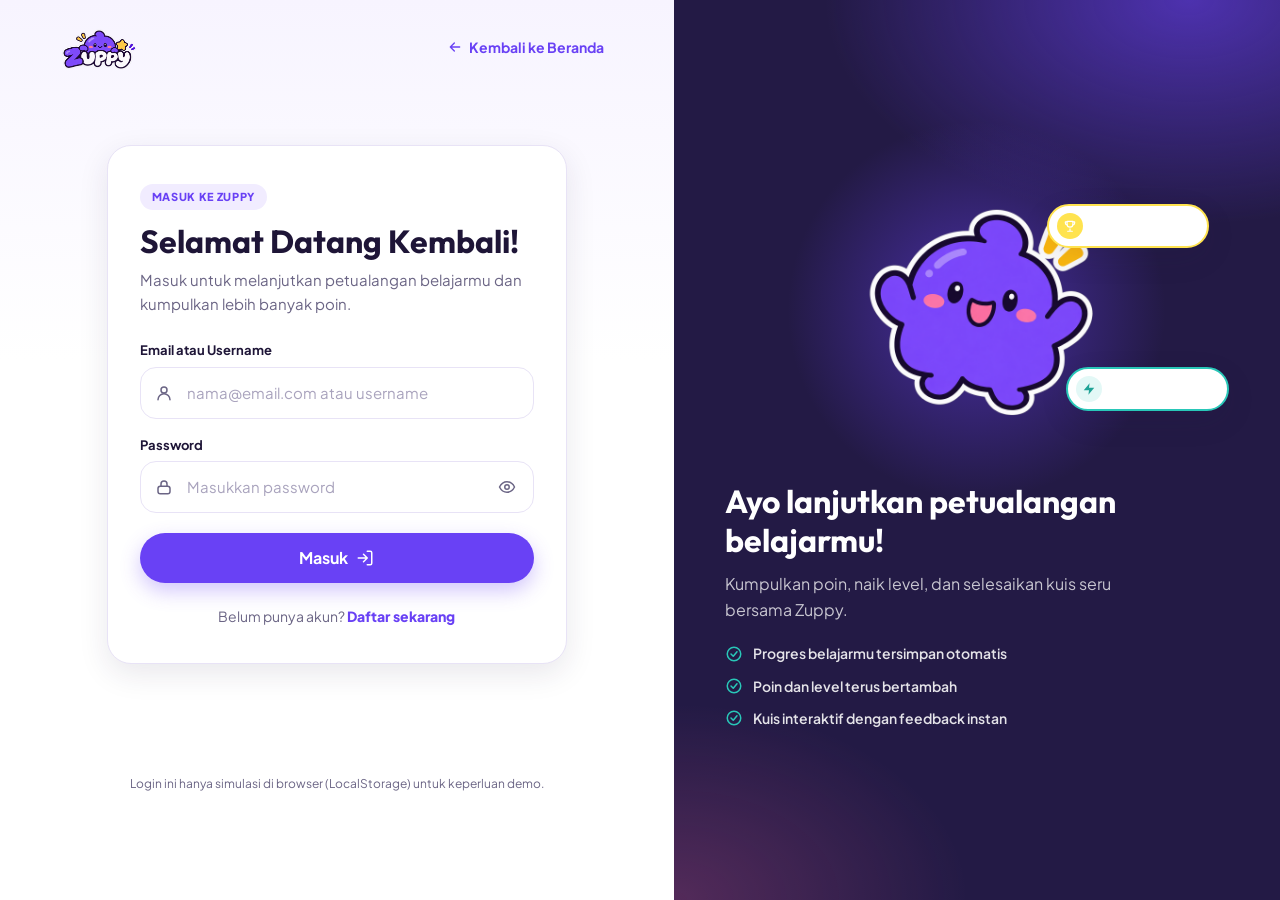
<file: pages/quiz.html>
<!DOCTYPE html>
<html lang="id">
<head>
  <meta charset="UTF-8">
  <meta name="viewport" content="width=device-width, initial-scale=1.0">
  <title>Petualangan — Zuppy</title>
  <link rel="stylesheet" href="../css/style.css">
  <link rel="stylesheet" href="../css/components.css">
  <link rel="stylesheet" href="../css/home.css">
  <link rel="stylesheet" href="../css/game.css">
  <script src="../js/components.js" defer></script>
  <script src="../js/storage.js" defer></script>
  <script src="../js/navigation.js" defer></script>
  <script src="../data/subjects.js" defer></script>
  <script src="../data/questions.js" defer></script>
  <script src="../js/game.js" defer></script>
  <script src="../js/audio.js" defer></script>
  <script src="../js/quiz.js" defer></script>
</head>
<body data-root="../" data-page="quiz" data-auth="required">

  <div class="game scene-box" id="game" data-theme="purple">
    <div class="scene" data-scene="game"></div>

    <header class="game-hud">
      <button class="hud-btn" id="exitBtn" type="button" aria-label="Keluar dari misi">
        <svg class="icon" viewBox="0 0 24 24" aria-hidden="true"><path d="M19 12H5M11 6l-6 6 6 6"/></svg>
      </button>

      <div class="hud-title">
        <span id="hudSubject"></span>
        <strong id="hudLevel"></strong>
      </div>

      <div class="hud-audio" role="group" aria-label="Pengaturan suara">
        <button class="hud-btn hud-toggle" id="musicBtn" type="button" aria-pressed="true" aria-label="Matikan musik" title="Matikan musik">
          <svg class="icon" viewBox="0 0 24 24" aria-hidden="true"><path d="M9 18V5l12-2v13"/><circle cx="6" cy="18" r="3"/><circle cx="18" cy="16" r="3"/></svg>
        </button>
        <button class="hud-btn hud-toggle" id="sfxBtn" type="button" aria-pressed="true" aria-label="Matikan efek suara" title="Matikan efek suara">
          <svg class="icon" viewBox="0 0 24 24" aria-hidden="true"><path d="M11 5 6 9H2v6h4l5 4z"/><path d="M15.5 8.5a5 5 0 0 1 0 7M19 5a10 10 0 0 1 0 14"/></svg>
        </button>
      </div>

      <div class="hud-stats">
        <span class="hud-chip" id="hudScore">Skor 0</span>
        <span class="hud-chip hud-chip--xp" id="hudXp">0 XP</span>
      </div>
    </header>

    <div class="game-progress">
      <div class="segs" id="segs" aria-hidden="true"></div>
      <p class="game-progress__text" id="progressText"></p>
    </div>

    <main class="game-main">
      <section class="quest" id="quest" aria-live="polite">
        <p class="quest__narration" id="narration"></p>
        <div class="quest__meta">
          <span class="badge badge--purple" id="qType"></span>
          <span class="quest__count" id="qCount"></span>
        </div>
        <h1 class="quest__q" id="qText"></h1>
        <div class="opts" id="qOptions" role="group" aria-label="Pilihan jawaban"></div>
        <div class="feedback" id="feedback" hidden>
          <strong id="fbTitle"></strong>
          <p id="fbText"></p>
        </div>
        <div class="quest__next">
          <button class="btn btn--primary" id="nextBtn" type="button" hidden>Lanjut</button>
        </div>
      </section>
    </main>

    <div class="trail" id="trail">
      <div class="trail__track">
        <div class="trail__line"></div>
        <div id="trailNodes"></div>
        <div class="trail__mascot" id="walker" data-edge="start">
          <div class="bubble" id="bubble"></div>
          <div id="mascot" data-zuppy></div>
        </div>
      </div>
    </div>
  </div>

</body>
</html>
</file>
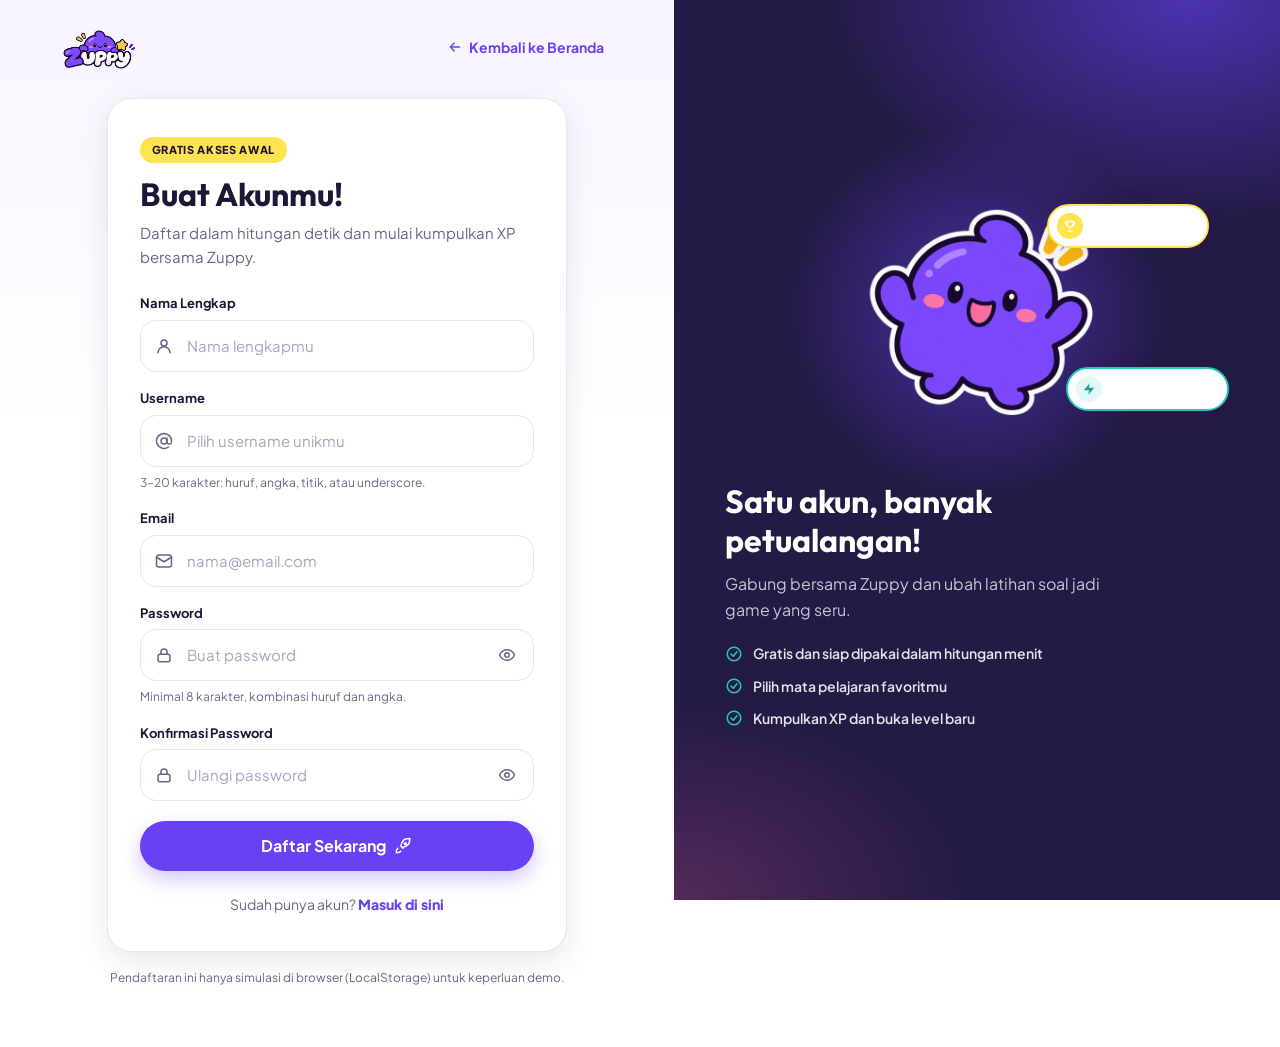
<file: pages/register.html>
<!DOCTYPE html>
<html lang="id">
<head>
  <meta charset="UTF-8">
  <meta name="viewport" content="width=device-width, initial-scale=1.0">
  <title>Daftar — Zuppy</title>
  <link rel="stylesheet" href="../css/style.css">
  <link rel="stylesheet" href="../css/components.css">
  <link rel="stylesheet" href="../css/home.css">
  <link rel="stylesheet" href="../css/auth.css">
  <link rel="stylesheet" href="../css/responsive.css">
  <script src="../js/components.js" defer></script>
  <script src="../js/storage.js" defer></script>
  <script src="../js/auth.js" defer></script>
</head>
<body data-root="../" data-page="register">

  <div class="auth">
    <!-- ============ SISI FORM ============ -->
    <main class="auth__main">
      <div class="auth__bar">
        <a class="brand" data-href="index.html" aria-label="Zuppy — Beranda">
          <span class="brand-logo"><img data-src="assets/images/logo/logo.png" alt="Zuppy"></span>
        </a>
        <a class="auth__back" data-href="index.html">
          <svg class="icon" viewBox="0 0 24 24" aria-hidden="true"><path d="M19 12H5M11 6l-6 6 6 6"/></svg>
          Kembali ke Beranda
        </a>
      </div>

      <div class="auth__body">
        <div class="auth-card">
          <div class="auth-card__head">
            <div class="mascot mascot--mini"><img data-src="assets/images/mascot/maskot.png" alt=""></div>
            <span class="badge badge--yellow">Gratis akses awal</span>
            <h1>Buat Akunmu!</h1>
            <p>Daftar dalam hitungan detik dan mulai kumpulkan XP bersama Zuppy.</p>
          </div>

          <div class="alert alert--info" id="sessionNotice" hidden></div>
          <div class="alert" id="formAlert" role="alert" hidden></div>

          <form class="auth-form" id="registerForm" novalidate>
            <div class="field">
              <label for="fullName">Nama Lengkap</label>
              <div class="input">
                <svg class="icon" viewBox="0 0 24 24" aria-hidden="true"><circle cx="12" cy="8" r="4"/><path d="M4 21a8 8 0 0 1 16 0"/></svg>
                <input id="fullName" name="fullName" type="text" autocomplete="name" placeholder="Nama lengkapmu" aria-describedby="fullName-error" required>
              </div>
              <p class="field__error" id="fullName-error"></p>
            </div>

            <div class="field">
              <label for="username">Username</label>
              <div class="input">
                <svg class="icon" viewBox="0 0 24 24" aria-hidden="true"><circle cx="12" cy="12" r="4"/><path d="M16 8v5a3 3 0 0 0 6 0v-1a10 10 0 1 0-4 8"/></svg>
                <input id="username" name="username" type="text" autocomplete="username" placeholder="Pilih username unikmu" aria-describedby="username-hint username-error" required>
              </div>
              <p class="field__hint" id="username-hint">3–20 karakter: huruf, angka, titik, atau underscore.</p>
              <p class="field__error" id="username-error"></p>
            </div>

            <div class="field">
              <label for="email">Email</label>
              <div class="input">
                <svg class="icon" viewBox="0 0 24 24" aria-hidden="true"><rect x="2" y="4" width="20" height="16" rx="3"/><path d="m2 7 10 6 10-6"/></svg>
                <input id="email" name="email" type="email" autocomplete="email" placeholder="nama@email.com" aria-describedby="email-error" required>
              </div>
              <p class="field__error" id="email-error"></p>
            </div>

            <div class="field">
              <label for="password">Password</label>
              <div class="input">
                <svg class="icon" viewBox="0 0 24 24" aria-hidden="true"><rect x="4" y="11" width="16" height="10" rx="3"/><path d="M8 11V8a4 4 0 0 1 8 0v3"/></svg>
                <input id="password" name="password" type="password" autocomplete="new-password" placeholder="Buat password" aria-describedby="password-hint password-error" required>
                <button class="input__toggle" type="button" data-toggle-password="password" aria-label="Tampilkan password" aria-pressed="false">
                  <svg class="icon icon-eye" viewBox="0 0 24 24" aria-hidden="true"><path d="M2 12s3.5-7 10-7 10 7 10 7-3.5 7-10 7S2 12 2 12z"/><circle cx="12" cy="12" r="3"/></svg>
                  <svg class="icon icon-eye-off" viewBox="0 0 24 24" aria-hidden="true"><path d="M3 3l18 18"/><path d="M10.6 5.1A10.7 10.7 0 0 1 12 5c6.5 0 10 7 10 7a17 17 0 0 1-3.2 4.1M6.6 6.7A16.8 16.8 0 0 0 2 12s3.5 7 10 7a10.5 10.5 0 0 0 4.4-1"/><path d="M9.9 9.9a3 3 0 0 0 4.2 4.2"/></svg>
                </button>
              </div>
              <p class="field__hint" id="password-hint">Minimal 8 karakter, kombinasi huruf dan angka.</p>
              <p class="field__error" id="password-error"></p>
            </div>

            <div class="field">
              <label for="confirmPassword">Konfirmasi Password</label>
              <div class="input">
                <svg class="icon" viewBox="0 0 24 24" aria-hidden="true"><rect x="4" y="11" width="16" height="10" rx="3"/><path d="M8 11V8a4 4 0 0 1 8 0v3"/></svg>
                <input id="confirmPassword" name="confirmPassword" type="password" autocomplete="new-password" placeholder="Ulangi password" aria-describedby="confirmPassword-error" required>
                <button class="input__toggle" type="button" data-toggle-password="confirmPassword" aria-label="Tampilkan password" aria-pressed="false">
                  <svg class="icon icon-eye" viewBox="0 0 24 24" aria-hidden="true"><path d="M2 12s3.5-7 10-7 10 7 10 7-3.5 7-10 7S2 12 2 12z"/><circle cx="12" cy="12" r="3"/></svg>
                  <svg class="icon icon-eye-off" viewBox="0 0 24 24" aria-hidden="true"><path d="M3 3l18 18"/><path d="M10.6 5.1A10.7 10.7 0 0 1 12 5c6.5 0 10 7 10 7a17 17 0 0 1-3.2 4.1M6.6 6.7A16.8 16.8 0 0 0 2 12s3.5 7 10 7a10.5 10.5 0 0 0 4.4-1"/><path d="M9.9 9.9a3 3 0 0 0 4.2 4.2"/></svg>
                </button>
              </div>
              <p class="field__error" id="confirmPassword-error"></p>
            </div>

            <button class="btn btn--primary btn--lg" type="submit">
              <span class="btn__label">Daftar Sekarang</span>
              <svg class="icon" viewBox="0 0 24 24" aria-hidden="true"><path d="M5 15c-1.5 1.2-2 4-2 6 2 0 4.8-.5 6-2"/><path d="M12 15 9 12a15 15 0 0 1 4-8c2-2 6-2 8-2 0 2 0 6-2 8a15 15 0 0 1-8 4z"/><circle cx="15" cy="9" r="1.3"/></svg>
            </button>
          </form>

          <p class="auth-switch">Sudah punya akun? <a data-href="pages/login.html">Masuk di sini</a></p>
        </div>

        <p class="auth__note">Pendaftaran ini hanya simulasi di browser (LocalStorage) untuk keperluan demo.</p>
      </div>
    </main>

    <!-- ============ SISI MASKOT ============ -->
    <aside class="auth__aside" aria-label="Tentang Zuppy">
      <div class="auth__visual">
        <div class="auth__glow" aria-hidden="true"></div>
        <div class="mascot"><img data-src="assets/images/mascot/maskot.png" alt="Zuppy, maskot belajar yang ceria"></div>
        <span class="float-chip float-chip--xp">
          <span class="float-chip__icon"><svg class="icon" viewBox="0 0 24 24" aria-hidden="true"><path d="M8 21h8M12 17v4M7 4h10v5a5 5 0 0 1-10 0z"/><path d="M17 5h3v2a3 3 0 0 1-3 3M7 5H4v2a3 3 0 0 0 3 3"/></svg></span>
          +100 XP Belajar!
        </span>
        <span class="float-chip float-chip--fun">
          <span class="float-chip__icon"><svg class="icon icon--fill" viewBox="0 0 24 24" aria-hidden="true"><path d="M13 2 3 14h9l-1 8 10-12h-9z"/></svg></span>
          100% Interaktif!
        </span>
      </div>

      <div class="auth__copy">
        <h2>Satu akun, banyak petualangan!</h2>
        <p>Gabung bersama Zuppy dan ubah latihan soal jadi game yang seru.</p>
        <ul class="auth-perks">
          <li><svg class="icon" viewBox="0 0 24 24" aria-hidden="true"><circle cx="12" cy="12" r="9"/><path d="m8 12 3 3 5-6"/></svg>Gratis dan siap dipakai dalam hitungan menit</li>
          <li><svg class="icon" viewBox="0 0 24 24" aria-hidden="true"><circle cx="12" cy="12" r="9"/><path d="m8 12 3 3 5-6"/></svg>Pilih mata pelajaran favoritmu</li>
          <li><svg class="icon" viewBox="0 0 24 24" aria-hidden="true"><circle cx="12" cy="12" r="9"/><path d="m8 12 3 3 5-6"/></svg>Kumpulkan XP dan buka level baru</li>
        </ul>
      </div>
    </aside>
  </div>

</body>
</html>
</file>
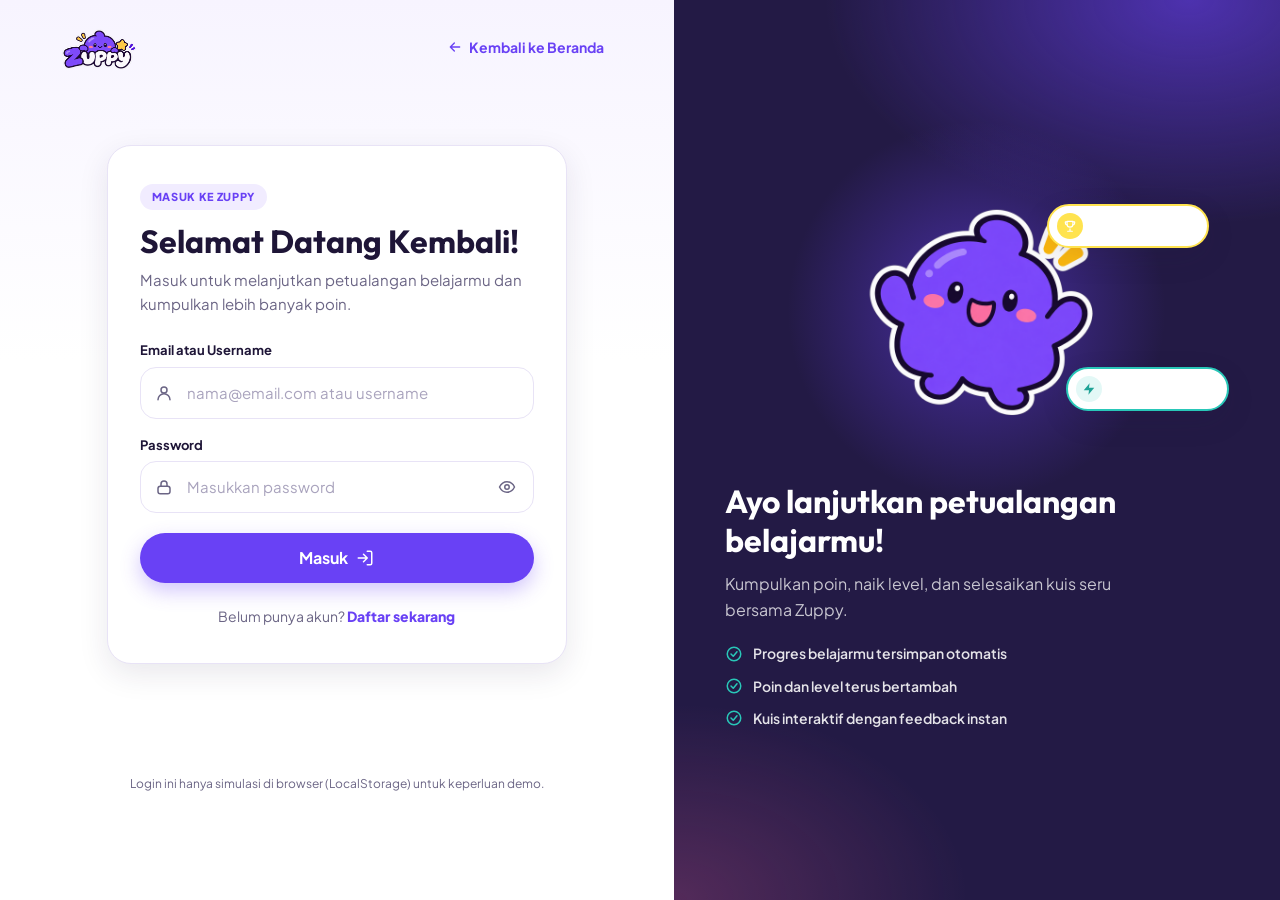
<file: pages/result.html>
<!DOCTYPE html>
<html lang="id">
<head>
  <meta charset="UTF-8">
  <meta name="viewport" content="width=device-width, initial-scale=1.0">
  <title>Hasil Permainan — Zuppy</title>
  <link rel="stylesheet" href="../css/style.css">
  <link rel="stylesheet" href="../css/components.css">
  <link rel="stylesheet" href="../css/home.css">
  <link rel="stylesheet" href="../css/dashboard.css">
  <link rel="stylesheet" href="../css/game.css">
  <link rel="stylesheet" href="../css/learning.css">
  <link rel="stylesheet" href="../css/responsive.css">
  <script src="../js/components.js" defer></script>
  <script src="../js/storage.js" defer></script>
  <script src="../js/navigation.js" defer></script>
  <script src="../data/subjects.js" defer></script>
  <script src="../data/questions.js" defer></script>
  <script src="../js/game.js" defer></script>
  <script src="../js/learning.js" defer></script>
  <script src="../js/audio.js" defer></script>
</head>
<body data-root="../" data-page="subjects" data-view="result" data-auth="required" data-music="victory">

  <div class="dashboard-layout">
    <div data-component="sidebar-student"></div>

    <main class="dash-main">
      <header class="dash-topbar">
        <button class="dash-menu-btn" type="button" data-sidebar-toggle aria-label="Buka menu">
          <svg viewBox="0 0 24 24" fill="none" stroke="currentColor" stroke-width="2.2" stroke-linecap="round" aria-hidden="true"><path d="M4 7h16M4 12h16M4 17h16"/></svg>
        </button>
        <div class="dash-topbar__text">
          <p class="dash-topbar__greeting" id="topGreeting"></p>
          <p class="dash-topbar__name" id="topName"></p>
        </div>

        <div class="dash-profile" data-dropdown>
          <button class="dash-user" type="button" data-dropdown-toggle aria-haspopup="menu" aria-expanded="false" aria-controls="profileMenu">
            <span class="dash-avatar" id="topAvatar" aria-hidden="true"></span>
            <span class="dash-user__meta">
              <strong id="topUserName"></strong>
              <span id="topUserHandle"></span>
            </span>
            <svg class="icon dash-user__chevron" viewBox="0 0 24 24" aria-hidden="true"><path d="m6 9 6 6 6-6"/></svg>
          </button>

          <div class="dash-menu" id="profileMenu" role="menu" aria-label="Menu profil" data-dropdown-menu>
            <a class="dash-menu__item" role="menuitem" data-href="pages/profile.html">
              <svg class="icon" viewBox="0 0 24 24" aria-hidden="true"><circle cx="12" cy="8" r="4"/><path d="M4 21a8 8 0 0 1 16 0"/></svg>
              Profil Saya
            </a>
            <span class="dash-menu__divider" role="separator"></span>
            <button class="dash-menu__item dash-menu__item--danger" type="button" role="menuitem" data-action="logout">
              <svg class="icon" viewBox="0 0 24 24" aria-hidden="true"><path d="M9 21H5a2 2 0 0 1-2-2V5a2 2 0 0 1 2-2h4"/><path d="M16 17l5-5-5-5M21 12H9"/></svg>
              Logout
            </button>
          </div>
        </div>
      </header>

      <div id="view"></div>
    </main>
  </div>

  <!-- Kontrol musik kemenangan -->
  <button class="audio-fab" type="button" data-audio-toggle="music" aria-pressed="true" aria-label="Matikan musik" title="Matikan musik">
    <svg class="icon" viewBox="0 0 24 24" aria-hidden="true"><path d="M9 18V5l12-2v13"/><circle cx="6" cy="18" r="3"/><circle cx="18" cy="16" r="3"/></svg>
  </button>
  <div class="audio-hint" id="audioHint" role="status" hidden>Ketuk di mana saja untuk memainkan musik kemenangan</div>

</body>
</html>
</file>
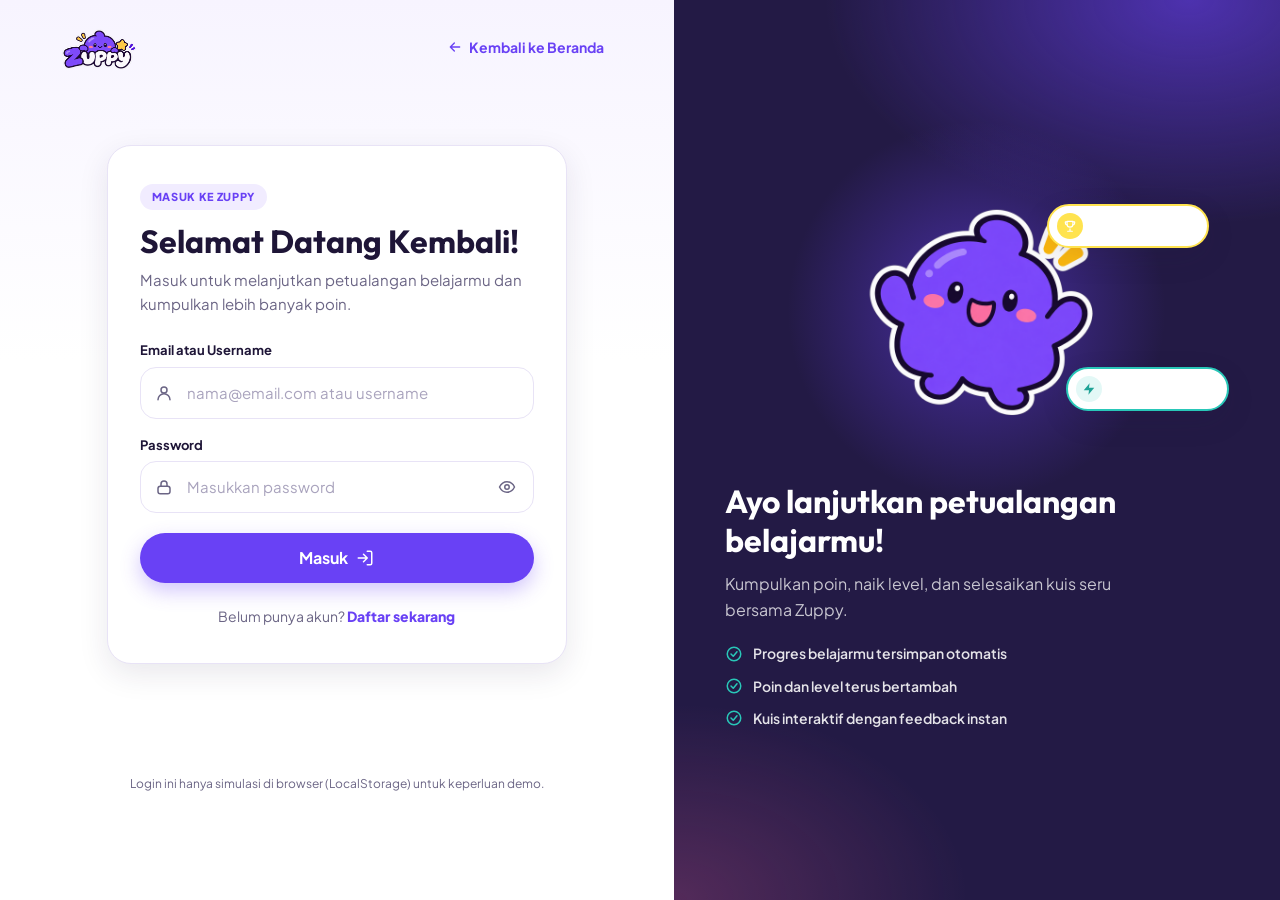
<file: pages/subjects.html>
<!DOCTYPE html>
<html lang="id">
<head>
  <meta charset="UTF-8">
  <meta name="viewport" content="width=device-width, initial-scale=1.0">
  <title>Mata Pelajaran — Zuppy</title>
  <link rel="stylesheet" href="../css/style.css">
  <link rel="stylesheet" href="../css/components.css">
  <link rel="stylesheet" href="../css/home.css">
  <link rel="stylesheet" href="../css/dashboard.css">
  <link rel="stylesheet" href="../css/game.css">
  <link rel="stylesheet" href="../css/learning.css">
  <link rel="stylesheet" href="../css/responsive.css">
  <script src="../js/components.js" defer></script>
  <script src="../js/storage.js" defer></script>
  <script src="../js/navigation.js" defer></script>
  <script src="../data/subjects.js" defer></script>
  <script src="../data/questions.js" defer></script>
  <script src="../js/game.js" defer></script>
  <script src="../js/learning.js" defer></script>
</head>
<body data-root="../" data-page="subjects" data-view="subjects" data-auth="required">

  <div class="dashboard-layout">
    <div data-component="sidebar-student"></div>

    <main class="dash-main">
      <header class="dash-topbar">
        <button class="dash-menu-btn" type="button" data-sidebar-toggle aria-label="Buka menu">
          <svg viewBox="0 0 24 24" fill="none" stroke="currentColor" stroke-width="2.2" stroke-linecap="round" aria-hidden="true"><path d="M4 7h16M4 12h16M4 17h16"/></svg>
        </button>
        <div class="dash-topbar__text">
          <p class="dash-topbar__greeting" id="topGreeting"></p>
          <p class="dash-topbar__name" id="topName"></p>
        </div>

        <div class="dash-profile" data-dropdown>
          <button class="dash-user" type="button" data-dropdown-toggle aria-haspopup="menu" aria-expanded="false" aria-controls="profileMenu">
            <span class="dash-avatar" id="topAvatar" aria-hidden="true"></span>
            <span class="dash-user__meta">
              <strong id="topUserName"></strong>
              <span id="topUserHandle"></span>
            </span>
            <svg class="icon dash-user__chevron" viewBox="0 0 24 24" aria-hidden="true"><path d="m6 9 6 6 6-6"/></svg>
          </button>

          <div class="dash-menu" id="profileMenu" role="menu" aria-label="Menu profil" data-dropdown-menu>
            <a class="dash-menu__item" role="menuitem" data-href="pages/profile.html">
              <svg class="icon" viewBox="0 0 24 24" aria-hidden="true"><circle cx="12" cy="8" r="4"/><path d="M4 21a8 8 0 0 1 16 0"/></svg>
              Profil Saya
            </a>
            <span class="dash-menu__divider" role="separator"></span>
            <button class="dash-menu__item dash-menu__item--danger" type="button" role="menuitem" data-action="logout">
              <svg class="icon" viewBox="0 0 24 24" aria-hidden="true"><path d="M9 21H5a2 2 0 0 1-2-2V5a2 2 0 0 1 2-2h4"/><path d="M16 17l5-5-5-5M21 12H9"/></svg>
              Logout
            </button>
          </div>
        </div>
      </header>

      <div id="view"></div>
    </main>
  </div>

</body>
</html>
</file>
<file: css/style.css>
/* ==========================================================
   ZUPPY — Design System (variables, base, buttons, utilities)
   ========================================================== */
@import url('https://fonts.googleapis.com/css2?family=Outfit:wght@500;600;700;800&family=Plus+Jakarta+Sans:wght@400;500;600;700;800&display=swap');

:root {
  /* Brand colors */
  --purple: #6941F5;
  --purple-dark: #5530D6;
  --purple-soft: #F1ECFF;
  --purple-tint: #F7F4FF;
  --turquoise: #29C7B8;
  --turquoise-dark: #1FA396;
  --turquoise-soft: #E3F8F6;
  --yellow: #FFE34F;
  --yellow-soft: #FFF8D2;
  --pink: #FF65A3;
  --pink-soft: #FFE6F0;

  /* Neutrals */
  --white: #FFFFFF;
  --ink: #1E1537;
  --muted: #6B6585;
  --line: #E8E3F6;
  --night: #231A45;

  /* Typography */
  --font-heading: 'Outfit', 'Plus Jakarta Sans', system-ui, sans-serif;
  --font-body: 'Plus Jakarta Sans', system-ui, -apple-system, 'Segoe UI', sans-serif;

  /* Radius */
  --radius-sm: 10px;
  --radius-md: 16px;
  --radius-lg: 24px;
  --radius-pill: 999px;

  /* Shadows */
  --shadow-sm: 0 2px 8px rgba(35, 26, 69, 0.06);
  --shadow-md: 0 10px 30px rgba(35, 26, 69, 0.10);
  --shadow-purple: 0 8px 20px rgba(105, 65, 245, 0.30);

  /* Spacing */
  --space-1: 4px;
  --space-2: 8px;
  --space-3: 12px;
  --space-4: 16px;
  --space-5: 24px;
  --space-6: 32px;
  --space-7: 48px;
  --space-8: 72px;

  /* Layout */
  --container: 1180px;
  --sidebar-w: 264px;

  --ease: cubic-bezier(0.2, 0.8, 0.2, 1);
}

/* ---------- Reset & base ---------- */
*, *::before, *::after { box-sizing: border-box; }
html { scroll-behavior: smooth; -webkit-text-size-adjust: 100%; }

body {
  margin: 0;
  min-height: 100vh;
  display: flex;
  flex-direction: column;
  font-family: var(--font-body);
  font-size: 16px;
  line-height: 1.6;
  color: var(--ink);
  background: var(--white);
  overflow-x: hidden;
}
body > main { flex: 1; }
body.no-scroll { overflow: hidden; }

h1, h2, h3, h4 {
  margin: 0;
  font-family: var(--font-heading);
  font-weight: 700;
  line-height: 1.2;
  color: var(--ink);
}
p { margin: 0; }
ul { margin: 0; padding: 0; list-style: none; }
a { color: inherit; text-decoration: none; }
img { max-width: 100%; display: block; }
button { font: inherit; color: inherit; cursor: pointer; }

:focus-visible {
  outline: 3px solid var(--turquoise);
  outline-offset: 2px;
  border-radius: 6px;
}

.container {
  width: 100%;
  max-width: var(--container);
  margin-inline: auto;
  padding-inline: var(--space-5);
}

.sr-only {
  position: absolute;
  width: 1px; height: 1px;
  padding: 0; margin: -1px;
  overflow: hidden;
  clip: rect(0, 0, 0, 0);
  white-space: nowrap;
  border: 0;
}

/* ---------- Buttons ---------- */
.btn {
  display: inline-flex;
  align-items: center;
  justify-content: center;
  gap: var(--space-2);
  padding: 12px 24px;
  border: 1.5px solid transparent;
  border-radius: var(--radius-pill);
  font-family: var(--font-body);
  font-size: 15px;
  font-weight: 700;
  line-height: 1.2;
  white-space: nowrap;
  transition: transform 0.2s var(--ease), box-shadow 0.2s var(--ease), background 0.2s var(--ease);
}
.btn svg { width: 18px; height: 18px; flex-shrink: 0; }
.btn:hover { transform: translateY(-2px); }
.btn:active { transform: translateY(0) scale(0.97); }

.btn--primary { background: var(--purple); color: var(--white); box-shadow: var(--shadow-purple); }
.btn--primary:hover { background: var(--purple-dark); }

.btn--secondary { background: var(--white); color: var(--ink); border-color: var(--ink); box-shadow: 0 3px 0 var(--ink); }
.btn--secondary:hover { box-shadow: 0 5px 0 var(--ink); }

.btn--yellow { background: var(--yellow); color: var(--ink); box-shadow: 0 6px 16px rgba(255, 227, 79, 0.45); }
.btn--light { background: rgba(255, 255, 255, 0.14); color: var(--white); border-color: rgba(255, 255, 255, 0.28); }

.btn--sm { padding: 10px 18px; font-size: 14px; }
.btn--lg { padding: 14px 28px; font-size: 16px; }

/* ---------- Badge ---------- */
.badge {
  display: inline-flex;
  align-items: center;
  gap: 6px;
  padding: 4px 12px;
  border-radius: var(--radius-pill);
  font-size: 11px;
  font-weight: 800;
  letter-spacing: 0.06em;
  text-transform: uppercase;
}
.badge--purple { background: var(--purple-soft); color: var(--purple); }
.badge--turquoise { background: var(--turquoise-soft); color: var(--turquoise-dark); }
.badge--yellow { background: var(--yellow); color: var(--ink); }
.badge--pink { background: var(--pink-soft); color: #D63B7B; }

/* ---------- Component loader error ---------- */
.component-error {
  padding: var(--space-4);
  margin: var(--space-4);
  border-radius: var(--radius-md);
  background: var(--pink-soft);
  color: #B0285F;
  font-weight: 600;
  text-align: center;
}

@media (prefers-reduced-motion: reduce) {
  *, *::before, *::after { animation: none !important; transition: none !important; scroll-behavior: auto !important; }
}
</file>
<file: css/components.css>
/* ==========================================================
   ZUPPY — Reusable components: brand, header, footer, sidebar siswa, modal
   ========================================================== */

/* ---------- Brand (logo asli) ----------
   logo.png memiliki ruang kosong di sekelilingnya. Area logo yang terlihat
   dipotong lewat CSS (tanpa mengubah file asli):
   isi logo = 1511 x 729 px dari kanvas 1774 x 887 px.
   Jika file logo diganti, sesuaikan angka di bawah. */
.brand { display: inline-flex; align-items: center; }

.brand-logo {
  --logo-h: 46px;
  position: relative;
  display: block;
  flex-shrink: 0;
  height: var(--logo-h);
  aspect-ratio: 1511 / 729;
  overflow: hidden;
}
.brand-logo img {
  position: absolute;
  top: -6.72%;      /* 49 / 729  */
  left: -14.89%;    /* 225 / 1511 */
  width: 117.41%;   /* 1774 / 1511 */
  max-width: none;
  height: auto;
}
.brand-logo--lg { --logo-h: 64px; }

/* ---------- Header (publik) ---------- */
.site-header { position: sticky; top: 12px; z-index: 50; padding: 12px var(--space-4) 0; }

.site-header__bar {
  display: flex;
  align-items: center;
  justify-content: space-between;
  gap: var(--space-4);
  max-width: var(--container);
  margin-inline: auto;
  padding: 8px 18px;
  background: rgba(255, 255, 255, 0.94);
  backdrop-filter: blur(10px);
  border: 1px solid var(--line);
  border-radius: 20px;
  box-shadow: var(--shadow-md);
}

.site-nav { display: flex; align-items: center; gap: var(--space-1); }
.site-nav__link {
  padding: 8px 18px;
  border-radius: var(--radius-pill);
  font-size: 14px;
  font-weight: 700;
  color: var(--ink);
  transition: background 0.2s var(--ease), color 0.2s var(--ease), box-shadow 0.2s var(--ease);
}
.site-nav__link:hover { background: var(--purple-soft); color: var(--purple); }
.site-nav__link.is-active { background: var(--purple); color: var(--white); box-shadow: var(--shadow-purple); }

.site-header__actions { display: flex; align-items: center; gap: var(--space-3); }
.link-login {
  padding: 8px 12px;
  border-radius: var(--radius-pill);
  font-size: 14px;
  font-weight: 700;
  color: var(--purple);
  transition: background 0.2s var(--ease);
}
.link-login:hover { background: var(--purple-soft); }

.avatar {
  display: grid;
  place-items: center;
  width: 40px; height: 40px;
  overflow: hidden;
  background: var(--purple-soft);
  border: 2px solid var(--purple);
  border-radius: 50%;
  transition: transform 0.2s var(--ease);
}
.avatar:hover { transform: scale(1.08); }
.avatar img { width: 100%; height: 100%; object-fit: contain; transform: scale(1.1); }

.nav-toggle {
  display: none;
  place-items: center;
  width: 40px; height: 40px;
  background: var(--purple-soft);
  color: var(--purple);
  border: 0;
  border-radius: 12px;
}
.nav-toggle svg { width: 22px; height: 22px; }
.nav-toggle .icon-close { display: none; }
.site-header.is-open .nav-toggle .icon-open { display: none; }
.site-header.is-open .nav-toggle .icon-close { display: block; }

/* ---------- Footer ---------- */
.site-footer {
  margin-top: var(--space-8);
  padding: 56px 0 28px;
  background: var(--night);
  color: rgba(255, 255, 255, 0.78);
}
.site-footer__grid {
  display: grid;
  grid-template-columns: 1.7fr 1fr 1.2fr;
  gap: var(--space-7);
}
.site-footer__brandline { display: flex; align-items: center; gap: var(--space-3); flex-wrap: wrap; }
.site-footer__tag {
  font-size: 10px;
  font-weight: 800;
  letter-spacing: 0.14em;
  text-transform: uppercase;
  color: var(--turquoise);
}
.site-footer__brand p { max-width: 420px; margin-top: var(--space-4); font-size: 14px; line-height: 1.7; }
.site-footer__badge {
  display: inline-flex;
  align-items: center;
  gap: 8px;
  margin-top: var(--space-4) !important;
  font-size: 12px !important;
  font-weight: 700;
  color: var(--turquoise);
}
.site-footer__badge svg { width: 18px; height: 18px; }

.site-footer__col h3 { margin-bottom: var(--space-4); font-size: 18px; color: var(--white); }
.site-footer__col ul { display: grid; gap: 10px; }
.site-footer__col a { font-size: 14px; transition: color 0.2s var(--ease), padding-left 0.2s var(--ease); }
.site-footer__col a:hover { color: var(--turquoise); padding-left: 4px; }

.site-footer__bottom {
  display: flex;
  align-items: center;
  justify-content: space-between;
  gap: var(--space-4);
  margin-top: var(--space-7);
  padding-top: var(--space-5);
  border-top: 1px solid rgba(255, 255, 255, 0.1);
  font-size: 12px;
}
.site-footer__dots { display: flex; gap: 6px; }
.site-footer__dots span { width: 8px; height: 8px; border-radius: 50%; }
.site-footer__dots span:nth-child(1) { background: var(--purple); }
.site-footer__dots span:nth-child(2) { background: var(--turquoise); }
.site-footer__dots span:nth-child(3) { background: var(--yellow); }
.site-footer__dots span:nth-child(4) { background: var(--pink); }

/* ---------- Sidebar siswa ---------- */
.sidebar {
  position: sticky;
  top: 0;
  display: flex;
  flex-direction: column;
  gap: var(--space-5);
  width: var(--sidebar-w);
  height: 100vh;
  padding: var(--space-5) var(--space-4);
  background: var(--white);
  border-right: 1px solid var(--line);
  overflow-y: auto;
}
.sidebar__top { display: flex; align-items: center; justify-content: space-between; padding-inline: var(--space-2); }
.sidebar__close {
  display: none;
  place-items: center;
  width: 36px; height: 36px;
  background: var(--purple-soft);
  color: var(--purple);
  border: 0;
  border-radius: 10px;
}
.sidebar__close svg { width: 20px; height: 20px; }

.sidebar__label {
  padding-inline: var(--space-3);
  font-size: 11px;
  font-weight: 800;
  letter-spacing: 0.1em;
  text-transform: uppercase;
  color: var(--muted);
}
.sidebar__nav ul { display: grid; gap: 4px; margin-top: var(--space-2); }
.sidebar__link {
  display: flex;
  align-items: center;
  gap: var(--space-3);
  padding: 12px 14px;
  border-radius: var(--radius-md);
  font-size: 14px;
  font-weight: 700;
  color: var(--ink);
  transition: background 0.2s var(--ease), color 0.2s var(--ease), transform 0.2s var(--ease);
}
.sidebar__link svg { width: 20px; height: 20px; flex-shrink: 0; }
.sidebar__link:hover { background: var(--purple-soft); color: var(--purple); transform: translateX(3px); }
.sidebar__link.is-active { background: var(--purple); color: var(--white); box-shadow: var(--shadow-purple); transform: none; }

.sidebar__footer { margin-top: auto; padding-top: var(--space-4); border-top: 1px solid var(--line); }
.sidebar__link--logout { color: #D63B7B; }
.sidebar__link--logout:hover { background: var(--pink-soft); color: #D63B7B; }

.sidebar-overlay {
  position: fixed;
  inset: 0;
  z-index: 90;
  background: rgba(35, 26, 69, 0.5);
  opacity: 0;
  pointer-events: none;
  transition: opacity 0.25s var(--ease);
}
.sidebar-overlay.is-visible { opacity: 1; pointer-events: auto; }

/* ---------- Modal (konfirmasi logout) ---------- */
.modal {
  position: fixed;
  inset: 0;
  z-index: 200;
  display: grid;
  place-items: center;
  padding: var(--space-4);
  opacity: 0;
  transition: opacity 0.2s var(--ease);
}
.modal.is-open { opacity: 1; }

.modal__backdrop {
  position: absolute;
  inset: 0;
  background: rgba(35, 26, 69, 0.55);
  backdrop-filter: blur(3px);
}

.modal__panel {
  position: relative;
  width: 100%;
  max-width: 400px;
  padding: 32px 28px 28px;
  text-align: center;
  background: var(--white);
  border: 1px solid var(--line);
  border-radius: var(--radius-lg);
  box-shadow: var(--shadow-md);
  transform: translateY(12px) scale(0.96);
  transition: transform 0.25s var(--ease);
}
.modal.is-open .modal__panel { transform: none; }

.modal__icon {
  display: grid;
  place-items: center;
  width: 60px; height: 60px;
  margin: 0 auto var(--space-4);
  background: var(--pink-soft);
  color: #D63B7B;
  border-radius: 50%;
}
.modal__icon svg { width: 26px; height: 26px; }

.modal__panel h2 { font-size: 22px; }
.modal__panel p { margin-top: var(--space-2); font-size: 14px; color: var(--muted); }

.modal__actions { display: flex; gap: var(--space-3); margin-top: var(--space-5); }
.modal__actions .btn { flex: 1; }
.modal__actions .btn:disabled { opacity: 0.7; cursor: not-allowed; transform: none; }

@media (max-width: 420px) {
  .modal__panel { padding: 28px 20px 22px; }
  .modal__actions { flex-direction: column-reverse; }
}
</file>
<file: css/home.css>
/* ==========================================================
   ZUPPY — Halaman publik (homepage & info)
   ========================================================== */

/* ---------- Utilitas ---------- */
.icon {
  width: 20px; height: 20px;
  fill: none;
  stroke: currentColor;
  stroke-width: 2;
  stroke-linecap: round;
  stroke-linejoin: round;
  flex-shrink: 0;
}
.icon--fill { fill: currentColor; stroke: none; }

section[id] { scroll-margin-top: 96px; }

/* Animasi muncul saat di-scroll (diaktifkan oleh js/app.js) */
.js .reveal { opacity: 0; transform: translateY(18px); transition: opacity 0.6s var(--ease), transform 0.6s var(--ease); }
.js .reveal.is-visible { opacity: 1; transform: none; }

@keyframes float {
  0%, 100% { transform: translateY(0); }
  50% { transform: translateY(-10px); }
}

/* ---------- Hero ---------- */
.hero {
  margin-top: -84px;
  padding: 148px 0 88px;
  background:
    radial-gradient(900px 420px at 85% 10%, rgba(105, 65, 245, 0.10), transparent 70%),
    linear-gradient(180deg, #F1ECFF 0%, #F9F7FF 65%, var(--white) 100%);
}
.hero__grid { display: grid; grid-template-columns: 1.05fr 0.95fr; gap: var(--space-7); align-items: center; }

.hero__badge {
  display: inline-flex;
  align-items: center;
  gap: 8px;
  padding: 6px 14px;
  background: var(--yellow);
  border: 1.5px solid #E8C92B;
  border-radius: var(--radius-pill);
  font-size: 11px;
  font-weight: 800;
  letter-spacing: 0.06em;
  text-transform: uppercase;
}
.hero__badge .icon { width: 14px; height: 14px; }

.hero__title { margin-top: 20px; font-size: clamp(34px, 5.2vw, 54px); line-height: 1.12; font-weight: 800; }
.hl-seru { color: var(--purple); }
.hero__lead { max-width: 470px; margin-top: 18px; font-size: 17px; color: var(--muted); }
.hero__actions { display: flex; flex-wrap: wrap; gap: 14px; margin-top: 28px; }
.hero__meta { display: flex; flex-wrap: wrap; gap: 10px; margin-top: 24px; }

.chip {
  display: inline-flex;
  align-items: center;
  gap: 6px;
  padding: 6px 12px;
  border-radius: var(--radius-pill);
  font-size: 12px;
  font-weight: 700;
}
.chip .icon { width: 14px; height: 14px; }
.chip--white { background: var(--white); border: 1px solid var(--line); box-shadow: var(--shadow-sm); }
.chip--white .icon { color: #F5B800; }
.chip--purple { background: var(--purple-soft); color: var(--purple-dark); }

/* Visual hero: maskot asli (dipotong lewat CSS: isi 1271 x 949 dari kanvas 1536 x 1024) */
.hero__visual { position: relative; display: grid; place-items: center; min-height: 400px; }
.hero__glow {
  position: absolute;
  width: 80%;
  aspect-ratio: 1;
  border-radius: 50%;
  background: radial-gradient(circle, rgba(105, 65, 245, 0.22), rgba(105, 65, 245, 0) 68%);
}
.mascot {
  position: relative;
  width: min(80%, 380px);
  aspect-ratio: 1271 / 949;
  overflow: hidden;
  animation: float 4.5s ease-in-out infinite;
}
.mascot img {
  position: absolute;
  top: -3.69%;      /* 35 / 949  */
  left: -10.31%;    /* 131 / 1271 */
  width: 120.85%;   /* 1536 / 1271 */
  max-width: none;
  height: auto;
}

.float-chip {
  position: absolute;
  display: inline-flex;
  align-items: center;
  gap: 8px;
  padding: 7px 14px 7px 8px;
  background: var(--white);
  border: 2px solid;
  border-radius: var(--radius-pill);
  box-shadow: var(--shadow-md);
  font-size: 13px;
  font-weight: 800;
  animation: float 5s ease-in-out 0.6s infinite;
}
.float-chip__icon { display: grid; place-items: center; width: 26px; height: 26px; border-radius: 50%; }
.float-chip__icon .icon { width: 14px; height: 14px; }
.float-chip--xp { top: 12%; right: 4%; border-color: var(--yellow); }
.float-chip--xp .float-chip__icon { background: var(--yellow); }
.float-chip--fun { bottom: 14%; right: 0; border-color: var(--turquoise); }
.float-chip--fun .float-chip__icon { background: var(--turquoise-soft); color: var(--turquoise-dark); }

/* ---------- Section umum ---------- */
.section { padding: 88px 0; }
.section--tint { background: var(--purple-tint); }

.section-head { max-width: 640px; margin: 0 auto 48px; text-align: center; }
.section-head h2 { margin-top: 14px; font-size: clamp(26px, 3.6vw, 36px); }
.section-head p { margin-top: 12px; color: var(--muted); }

.section-head--split {
  display: flex;
  align-items: flex-end;
  justify-content: space-between;
  gap: var(--space-5);
  max-width: none;
  margin: 0 0 36px;
  text-align: left;
}
.section-head--split p { max-width: 520px; }

.link-more {
  display: inline-flex;
  align-items: center;
  gap: 6px;
  font-size: 14px;
  font-weight: 700;
  color: var(--purple);
  white-space: nowrap;
}
.link-more .icon { width: 16px; height: 16px; transition: transform 0.2s var(--ease); }
.link-more:hover .icon { transform: translateX(4px); }

/* ---------- Fitur (Kenalan dengan Zuppy) ---------- */
.feature-grid { display: grid; grid-template-columns: repeat(3, 1fr); gap: var(--space-5); }
.feature-card {
  display: flex;
  flex-direction: column;
  padding: 28px;
  background: var(--white);
  border: 1px solid var(--line);
  border-radius: var(--radius-lg);
  box-shadow: var(--shadow-sm);
  transition: transform 0.25s var(--ease), box-shadow 0.25s var(--ease);
}
.feature-card:hover { transform: translateY(-6px); box-shadow: var(--shadow-md); }
.feature-card__icon { display: grid; place-items: center; width: 48px; height: 48px; border-radius: 14px; }
.feature-card__icon .icon { width: 24px; height: 24px; }
.feature-card h3 { margin-top: 18px; font-size: 20px; }
.feature-card p { margin-top: 10px; font-size: 14px; color: var(--muted); }
.feature-card__foot {
  display: flex;
  align-items: center;
  gap: 8px;
  margin-top: auto;
  padding-top: 18px;
  font-size: 12px;
  font-weight: 700;
}
.feature-card__foot::before { content: ""; }
.feature-card p + .feature-card__foot { margin-top: 20px; border-top: 1px solid var(--line); }
.feature-card__foot .icon { width: 16px; height: 16px; color: var(--turquoise-dark); }

.tone-yellow { background: var(--yellow); color: var(--ink); }
.tone-turquoise { background: var(--turquoise); color: var(--ink); }
.tone-purple { background: var(--purple-soft); color: var(--purple); }

/* ---------- Mata pelajaran (satu warna unik per mapel) ---------- */
.subject-grid { display: grid; grid-template-columns: repeat(3, 1fr); gap: var(--space-5); }

.subject-card {
  --accent: var(--purple);
  --accent-soft: var(--purple-soft);
  --accent-ink: var(--purple-dark);
  --on-accent: var(--white);
  position: relative;
  display: flex;
  flex-direction: column;
  gap: var(--space-3);
  padding: 26px 22px 22px;
  background: var(--white);
  border: 1px solid var(--line);
  border-radius: var(--radius-lg);
  box-shadow: var(--shadow-sm);
  overflow: hidden;
  transition: transform 0.25s var(--ease), box-shadow 0.25s var(--ease);
}
.subject-card::before { content: ""; position: absolute; inset: 0 0 auto 0; height: 5px; background: var(--accent); }
.subject-card:hover { transform: translateY(-6px); box-shadow: var(--shadow-md); }
.subject-card--turquoise { --accent: var(--turquoise); --accent-soft: var(--turquoise-soft); --accent-ink: #137F74; --on-accent: var(--ink); }
.subject-card--pink { --accent: var(--pink); --accent-soft: var(--pink-soft); --accent-ink: #C42E6E; --on-accent: var(--white); }
.subject-card--yellow { --accent: var(--yellow); --accent-soft: var(--yellow-soft); --accent-ink: #8A6A00; --on-accent: var(--ink); }
.subject-card--blue { --accent: #2672D9; --accent-soft: #E3EEFF; --accent-ink: #1B56A8; --on-accent: var(--white); }
.subject-card--orange { --accent: #FF8A3D; --accent-soft: #FFEDE0; --accent-ink: #B84A0A; --on-accent: var(--ink); }

.subject-card__top { display: flex; align-items: center; justify-content: space-between; gap: var(--space-2); }
.subject-card__icon { display: grid; place-items: center; width: 44px; height: 44px; background: var(--accent-soft); color: var(--accent-ink); border-radius: 12px; }
.subject-card__tag {
  padding: 3px 10px;
  background: var(--accent-soft);
  color: var(--accent-ink);
  border-radius: var(--radius-pill);
  font-size: 9px;
  font-weight: 800;
  letter-spacing: 0.08em;
  text-transform: uppercase;
}
.subject-card h3 { font-size: 19px; }
.subject-card p { flex: 1; font-size: 13px; color: var(--muted); }
.subject-card .btn { width: 100%; background: var(--accent); color: var(--on-accent); font-size: 13px; padding: 10px 16px; }
.subject-card .btn .icon { width: 12px; height: 12px; }

.subject-more { display: flex; justify-content: center; margin-top: 36px; }
.subject-more .btn { background: var(--white); border-color: var(--line); color: var(--ink); box-shadow: var(--shadow-sm); font-size: 13px; }
.subject-more .btn .icon { width: 16px; height: 16px; }

/* ---------- Langkah belajar ---------- */
.step-grid { display: grid; grid-template-columns: repeat(3, 1fr); gap: var(--space-5); }
.step-card {
  padding: 24px;
  background: var(--white);
  border: 1px solid var(--line);
  border-radius: var(--radius-lg);
  box-shadow: var(--shadow-sm);
}
.step-card__top { display: flex; align-items: center; justify-content: space-between; }
.step-card__num { display: grid; place-items: center; width: 36px; height: 36px; border-radius: 50%; font-family: var(--font-heading); font-size: 16px; font-weight: 800; }
.step-card__top .icon { width: 22px; height: 22px; color: var(--muted); }
.step-card h3 { margin-top: 18px; font-size: 18px; }
.step-card p { margin-top: 8px; font-size: 14px; color: var(--muted); }
.num-purple { background: var(--purple); color: var(--white); }
.num-turquoise { background: var(--turquoise); color: var(--ink); }
.num-yellow { background: var(--yellow); color: var(--ink); }

/* ---------- Call to action ---------- */
.cta { padding: 72px 0 0; }
.cta__box {
  position: relative;
  padding: 56px 48px;
  overflow: hidden;
  background:
    radial-gradient(520px 260px at 88% 0%, rgba(105, 65, 245, 0.55), transparent 70%),
    radial-gradient(420px 240px at 0% 100%, rgba(255, 101, 163, 0.22), transparent 70%),
    var(--night);
  border: 1px solid rgba(255, 255, 255, 0.08);
  border-radius: 28px;
  box-shadow: var(--shadow-md);
}
.cta__box h2 { max-width: 460px; margin-top: 16px; font-size: clamp(28px, 4vw, 40px); color: var(--white); }
.cta__box p { max-width: 460px; margin-top: 14px; color: rgba(255, 255, 255, 0.75); }
.cta__actions { display: flex; flex-wrap: wrap; gap: 12px; margin-top: 28px; }

/* ---------- Halaman info ---------- */
.info { padding: 56px 0 24px; }
.info__head { max-width: 640px; }
.info__head h1 { margin-top: 14px; font-size: clamp(30px, 4.4vw, 42px); }
.info__head p { margin-top: 12px; color: var(--muted); }
.info__section { max-width: 760px; margin-top: 56px; }
.info__section h2 { font-size: 26px; }
.info__section > p { margin-top: 12px; color: var(--muted); }
.info__section ul { margin-top: 12px; display: grid; gap: 8px; list-style: disc; padding-left: 20px; color: var(--muted); }

.faq { display: grid; gap: 12px; margin-top: 20px; }
.faq details { background: var(--white); border: 1px solid var(--line); border-radius: var(--radius-md); box-shadow: var(--shadow-sm); }
.faq summary { padding: 16px 20px; font-weight: 700; cursor: pointer; list-style: none; display: flex; justify-content: space-between; gap: var(--space-3); }
.faq summary::-webkit-details-marker { display: none; }
.faq summary::after { content: "+"; font-size: 20px; line-height: 1; color: var(--purple); }
.faq details[open] summary::after { content: "–"; }
.faq details p { padding: 0 20px 18px; font-size: 14px; color: var(--muted); }

/* ==========================================================
   Responsive halaman publik
   ========================================================== */
@media (max-width: 1000px) {
  .subject-grid { grid-template-columns: repeat(2, 1fr); }
  .feature-grid, .step-grid { grid-template-columns: 1fr; }
}

@media (max-width: 900px) {
  .hero { margin-top: -80px; padding: 128px 0 64px; }
  .hero__grid { grid-template-columns: 1fr; gap: var(--space-5); }
  .hero__visual { min-height: 320px; }
  .section { padding: 64px 0; }
  .section-head--split { flex-direction: column; align-items: flex-start; }
}

@media (max-width: 620px) {
  .subject-grid { grid-template-columns: 1fr; }
  .hero__actions .btn { width: 100%; }
  .float-chip--xp { right: 0; }
  .cta__box { padding: 36px 24px; }
  .cta__actions .btn { width: 100%; }
}
</file>
<file: css/responsive.css>
/* ==========================================================
   ZUPPY — Responsive (komponen global)
   Dimuat PALING AKHIR setelah semua CSS lain.
   ========================================================== */

@media (max-width: 1024px) {
  .site-footer__grid { grid-template-columns: 1.4fr 1fr 1fr; gap: var(--space-6); }
}

/* ----- Tablet & mobile: header jadi menu dropdown, sidebar jadi drawer ----- */
@media (max-width: 900px) {
  .site-header { top: 8px; padding-inline: var(--space-3); }
  .site-header__bar { flex-wrap: wrap; padding: 10px 14px; }
  .nav-toggle { display: grid; margin-left: auto; }

  .site-nav,
  .site-header__actions { display: none; width: 100%; }

  .site-header.is-open .site-nav {
    display: flex;
    flex-direction: column;
    align-items: stretch;
    gap: 4px;
    padding-top: var(--space-3);
    border-top: 1px solid var(--line);
  }
  .site-header.is-open .site-nav__link { padding: 12px 16px; }

  .site-header.is-open .site-header__actions {
    display: flex;
    flex-direction: column;
    align-items: stretch;
    gap: var(--space-2);
  }
  .site-header.is-open .link-login { text-align: center; }
  .site-header.is-open .btn { width: 100%; }
  .site-header.is-open .avatar { display: none; }

  /* Sidebar → drawer */
  .sidebar {
    position: fixed;
    top: 0; left: 0;
    z-index: 100;
    height: 100%;
    max-width: 86vw;
    transform: translateX(-100%);
    transition: transform 0.3s var(--ease);
    box-shadow: var(--shadow-md);
  }
  .sidebar.is-open { transform: translateX(0); }
  .sidebar__close { display: grid; }

  .site-footer__grid { grid-template-columns: 1fr 1fr; }
  .site-footer__brand { grid-column: 1 / -1; }
}

@media (max-width: 560px) {
  .container { padding-inline: var(--space-4); }
  .site-footer { padding-top: 44px; }
  .site-footer__grid { grid-template-columns: 1fr; gap: var(--space-5); }
  .site-footer__bottom { flex-direction: column-reverse; align-items: flex-start; }
}
</file>
<file: css/dashboard.css>
/* ==========================================================
   ZUPPY — Dashboard Siswa
   Memakai token dari style.css, serta .icon/.badge/.mascot/.link-more dari home.css.
   ========================================================== */

.dashboard-layout {
  display: grid;
  grid-template-columns: var(--sidebar-w) minmax(0, 1fr);
  min-height: 100vh;
  background: var(--purple-tint);
}

.dash-main {
  display: grid;
  gap: 24px;
  align-content: start;
  min-width: 0;
  padding: 24px clamp(16px, 3vw, 40px) 56px;
}
.dash-main section[id] { scroll-margin-top: 24px; }
#top { display: grid; gap: 24px; }

/* ---------- Sidebar: kartu tips & tombol kembali ---------- */
.sidebar-tip {
  margin-top: auto;
  padding: 14px 14px 16px;
  text-align: center;
  background: var(--purple-tint);
  border: 1px dashed #CFC6F0;
  border-radius: var(--radius-md);
}
.sidebar-tip__mascot { width: 96px; margin: 0 auto 6px; }
.sidebar-tip__title { font-family: var(--font-heading); font-size: 14px; font-weight: 800; }
.sidebar-tip__text { margin-top: 4px; font-size: 12px; line-height: 1.5; color: var(--muted); }
.sidebar-tip + .sidebar__footer { margin-top: 16px; }

/* Di halaman dashboard, tombol "Kembali ke Dashboard" tidak diperlukan */
body[data-page="dashboard"] .sidebar__back { display: none; }

@media (max-height: 760px) {
  .sidebar-tip { display: none; }
  .sidebar-tip + .sidebar__footer { margin-top: auto; }
}

/* ---------- Topbar ---------- */
.dash-topbar { display: flex; align-items: center; gap: 16px; }
.dash-topbar__text { flex: 1; min-width: 0; }
.dash-topbar__greeting { font-size: 13px; font-weight: 700; color: var(--muted); }
.dash-topbar__name {
  font-family: var(--font-heading);
  font-size: 22px;
  font-weight: 800;
  line-height: 1.2;
  white-space: nowrap;
  overflow: hidden;
  text-overflow: ellipsis;
}

.dash-menu-btn {
  display: none;
  place-items: center;
  width: 42px; height: 42px;
  flex-shrink: 0;
  background: var(--white);
  color: var(--purple);
  border: 1px solid var(--line);
  border-radius: 12px;
  box-shadow: var(--shadow-sm);
}
.dash-menu-btn svg { width: 22px; height: 22px; }

/* ---------- Profil + dropdown ---------- */
.dash-profile { position: relative; flex-shrink: 0; }

.dash-user {
  display: flex;
  align-items: center;
  gap: 12px;
  padding: 6px 14px 6px 6px;
  background: var(--white);
  border: 1px solid var(--line);
  border-radius: var(--radius-pill);
  box-shadow: var(--shadow-sm);
  font: inherit;
  color: inherit;
  text-align: left;
  cursor: pointer;
  transition: border-color 0.2s var(--ease), box-shadow 0.2s var(--ease);
}
.dash-user:hover { border-color: #CFC6F0; }
.dash-profile.is-open .dash-user { border-color: var(--purple); box-shadow: 0 0 0 4px rgba(105, 65, 245, 0.12); }

.dash-avatar {
  display: grid;
  place-items: center;
  width: 40px; height: 40px;
  background: var(--purple);
  color: var(--white);
  border-radius: 50%;
  font-family: var(--font-heading);
  font-size: 15px;
  font-weight: 800;
}
.dash-user__meta { display: flex; flex-direction: column; line-height: 1.25; }
.dash-user__meta strong { font-size: 14px; }
.dash-user__meta span { font-size: 12px; color: var(--muted); }

.dash-user__chevron {
  width: 16px; height: 16px;
  color: var(--muted);
  transition: transform 0.25s var(--ease), color 0.2s var(--ease);
}
.dash-profile.is-open .dash-user__chevron { transform: rotate(180deg); color: var(--purple); }

.dash-menu {
  position: absolute;
  top: calc(100% + 10px);
  right: 0;
  z-index: 60;
  min-width: 220px;
  padding: 8px;
  background: var(--white);
  border: 1px solid var(--line);
  border-radius: var(--radius-md);
  box-shadow: var(--shadow-md);
  transform-origin: top right;
  opacity: 0;
  visibility: hidden;
  pointer-events: none;
  transform: translateY(-8px) scale(0.97);
  transition: opacity 0.2s var(--ease), transform 0.2s var(--ease), visibility 0s linear 0.2s;
}
.dash-profile.is-open .dash-menu {
  opacity: 1;
  visibility: visible;
  pointer-events: auto;
  transform: none;
  transition-delay: 0s;
}

.dash-menu__item {
  display: flex;
  align-items: center;
  gap: 12px;
  width: 100%;
  padding: 11px 12px;
  background: transparent;
  border: 0;
  border-radius: 12px;
  font: inherit;
  font-size: 14px;
  font-weight: 700;
  color: var(--ink);
  text-align: left;
  cursor: pointer;
  transition: background 0.2s var(--ease), color 0.2s var(--ease);
}
.dash-menu__item .icon { width: 18px; height: 18px; color: var(--muted); transition: color 0.2s var(--ease); }
.dash-menu__item:hover,
.dash-menu__item:focus-visible { background: var(--purple-soft); color: var(--purple); outline: none; }
.dash-menu__item:hover .icon,
.dash-menu__item:focus-visible .icon { color: var(--purple); }

.dash-menu__divider { display: block; height: 1px; margin: 6px 4px; background: var(--line); }

.dash-menu__item--danger,
.dash-menu__item--danger .icon { color: #D63B7B; }
.dash-menu__item--danger:hover,
.dash-menu__item--danger:focus-visible { background: var(--pink-soft); color: #D63B7B; }
.dash-menu__item--danger:hover .icon,
.dash-menu__item--danger:focus-visible .icon { color: #D63B7B; }

/* ---------- Hero ---------- */
.dash-hero {
  position: relative;
  display: flex;
  align-items: center;
  justify-content: space-between;
  gap: 24px;
  padding: 28px 36px;
  overflow: hidden;
  color: var(--white);
  background:
    radial-gradient(420px 220px at 100% 0%, rgba(255, 255, 255, 0.18), transparent 70%),
    var(--purple);
  border-radius: var(--radius-lg);
  box-shadow: var(--shadow-purple);
}
.dash-hero__copy { position: relative; z-index: 1; min-width: 0; max-width: 480px; }
.dash-hero h1 { margin-top: 12px; font-size: clamp(26px, 3.6vw, 34px); color: var(--white); }
.dash-hero__copy > p { margin-top: 8px; color: rgba(255, 255, 255, 0.88); }
.dash-xpbar { max-width: 380px; margin-top: 20px; }
.dash-xpbar__text { margin-bottom: 8px; font-size: 12px; font-weight: 700; color: rgba(255, 255, 255, 0.9); }
.dash-hero .btn { margin-top: 22px; }
.dash-hero .mascot { width: 190px; flex-shrink: 0; }

/* ---------- Progress bar ---------- */
.dash-progress { flex: 1; height: 8px; background: var(--purple-soft); border-radius: var(--radius-pill); overflow: hidden; }
.dash-progress__fill {
  display: block;
  width: 0;
  height: 100%;
  background: var(--purple);
  border-radius: inherit;
  transition: width 0.7s var(--ease);
}
.dash-progress--onpurple { background: rgba(255, 255, 255, 0.25); }
.dash-progress--onpurple .dash-progress__fill { background: var(--yellow); }

.dash-progress-row { display: flex; align-items: center; gap: 12px; }
.dash-progress-row__value { font-size: 13px; font-weight: 800; color: var(--purple); }

/* ---------- Kartu umum ---------- */
.dash-card {
  padding: 24px;
  min-width: 0;
  background: var(--white);
  border: 1px solid var(--line);
  border-radius: var(--radius-lg);
  box-shadow: var(--shadow-sm);
}
.dash-card__head { display: flex; align-items: center; justify-content: space-between; gap: 12px; margin-bottom: 18px; }
.dash-card__head h2 { font-size: 20px; }
.dash-card__sub { margin-top: 2px; font-size: 13px; color: var(--muted); }
.dash-card h3.dash-card__subtitle { margin: 24px 0 12px; font-size: 15px; }

.dash-row { display: grid; grid-template-columns: 1.4fr 1fr; gap: 24px; align-items: start; }

.dash-section-head { display: flex; align-items: center; justify-content: space-between; gap: 12px; margin-bottom: 16px; }
.dash-section-head h2 { font-size: 20px; }

/* ---------- Statistik ---------- */
.dash-stats { display: grid; grid-template-columns: repeat(4, 1fr); gap: 16px; }
.dash-stat {
  display: flex;
  align-items: center;
  gap: 14px;
  padding: 18px;
  min-width: 0;
  background: var(--white);
  border: 1px solid var(--line);
  border-radius: var(--radius-lg);
  box-shadow: var(--shadow-sm);
  transition: transform 0.25s var(--ease), box-shadow 0.25s var(--ease);
}
.dash-stat:hover { transform: translateY(-4px); box-shadow: var(--shadow-md); }
.dash-stat__icon { display: grid; place-items: center; width: 46px; height: 46px; flex-shrink: 0; border-radius: 14px; }
.dash-stat__icon .icon { width: 22px; height: 22px; }
.dash-stat__body { min-width: 0; }
.dash-stat__label { font-size: 12px; font-weight: 700; color: var(--muted); }
.dash-stat__value { font-family: var(--font-heading); font-size: 26px; font-weight: 800; line-height: 1.15; }
.dash-stat__sub { font-size: 12px; color: var(--muted); }

.dash-stat--yellow .dash-stat__icon { background: var(--yellow); color: var(--ink); }
.dash-stat--pink .dash-stat__icon { background: var(--pink-soft); color: #D63B7B; }
.dash-stat--turquoise .dash-stat__icon { background: var(--turquoise-soft); color: var(--turquoise-dark); }
.dash-stat--purple .dash-stat__icon { background: var(--purple-soft); color: var(--purple); }

/* ---------- Lanjutkan belajar ---------- */
.dash-continue { display: flex; flex-direction: column; gap: 14px; align-items: flex-start; }
.dash-continue .dash-progress-row { width: 100%; }
.dash-continue__top { display: flex; align-items: center; gap: 12px; }
.dash-continue__icon { display: grid; place-items: center; width: 44px; height: 44px; background: var(--purple-soft); color: var(--purple); border-radius: 12px; }
.dash-continue h3 { font-size: 18px; }

.dash-empty { display: flex; flex-direction: column; align-items: center; gap: 12px; padding: 20px 12px; text-align: center; }
.dash-empty p { max-width: 340px; font-size: 14px; color: var(--muted); }
.dash-empty__icon { display: grid; place-items: center; width: 52px; height: 52px; background: var(--purple-soft); color: var(--purple); border-radius: 50%; }
.dash-empty__icon .icon { width: 24px; height: 24px; }
.dash-empty--compact { padding: 8px 0; }

/* ---------- Tantangan harian ---------- */
#challengeBody { display: grid; gap: 12px; }
.dash-task { display: grid; gap: 8px; padding: 14px 16px; border: 1px solid var(--line); border-radius: var(--radius-md); }
.dash-task.is-done { background: var(--turquoise-soft); border-color: transparent; }
.dash-task__head { display: flex; align-items: flex-start; justify-content: space-between; gap: 10px; }
.dash-task h3 { font-size: 15px; }
.dash-task p { font-size: 13px; color: var(--muted); }
.dash-task__foot { display: flex; align-items: center; gap: 12px; }
.dash-task__count { min-width: 32px; text-align: right; font-size: 12px; font-weight: 800; color: var(--muted); }
.dash-xp { flex-shrink: 0; padding: 3px 10px; background: var(--yellow); border-radius: var(--radius-pill); font-size: 11px; font-weight: 800; }

/* ---------- Mata pelajaran (satu warna unik per mapel) ---------- */
.dash-subjects { display: grid; grid-template-columns: repeat(3, 1fr); gap: 16px; }
.dash-subject {
  --accent: var(--purple);
  --accent-soft: var(--purple-soft);
  --accent-ink: var(--purple-dark);
  position: relative;
  display: flex;
  flex-direction: column;
  gap: 10px;
  padding: 22px 20px 18px;
  overflow: hidden;
  background: var(--white);
  border: 1px solid var(--line);
  border-radius: var(--radius-lg);
  box-shadow: var(--shadow-sm);
  transition: transform 0.25s var(--ease), box-shadow 0.25s var(--ease);
}
.dash-subject::before { content: ""; position: absolute; inset: 0 0 auto 0; height: 5px; background: var(--accent); }
.dash-subject:hover { transform: translateY(-5px); box-shadow: var(--shadow-md); }
.dash-subject--turquoise { --accent: var(--turquoise); --accent-soft: var(--turquoise-soft); --accent-ink: #137F74; }
.dash-subject--pink { --accent: var(--pink); --accent-soft: var(--pink-soft); --accent-ink: #C42E6E; }
.dash-subject--yellow { --accent: var(--yellow); --accent-soft: var(--yellow-soft); --accent-ink: #8A6A00; }
.dash-subject--blue { --accent: #2672D9; --accent-soft: #E3EEFF; --accent-ink: #1B56A8; }
.dash-subject--orange { --accent: #FF8A3D; --accent-soft: #FFEDE0; --accent-ink: #B84A0A; }

.dash-subject__top { display: flex; align-items: center; justify-content: space-between; }
.dash-subject__icon { display: grid; place-items: center; width: 44px; height: 44px; background: var(--accent-soft); color: var(--accent-ink); border-radius: 12px; }
.dash-subject__go { display: grid; place-items: center; width: 32px; height: 32px; color: var(--muted); border-radius: 50%; transition: background 0.2s var(--ease), color 0.2s var(--ease), transform 0.2s var(--ease); }
.dash-subject__go .icon { width: 16px; height: 16px; }
.dash-subject:hover .dash-subject__go { background: var(--accent); color: var(--ink); transform: translateX(3px); }
.dash-subject--purple:hover .dash-subject__go,
.dash-subject--pink:hover .dash-subject__go,
.dash-subject--blue:hover .dash-subject__go { color: var(--white); }
.dash-subject h3 { font-size: 17px; }
.dash-subject p { flex: 1; font-size: 13px; color: var(--muted); }
.dash-subject__meta { font-size: 12px; font-weight: 800; color: var(--accent-ink); }
.dash-subject .dash-progress { flex: none; height: 6px; background: var(--accent-soft); }
.dash-subject .dash-progress__fill { background: var(--accent); }

/* ---------- Progress belajar ---------- */
.dash-chart { display: grid; grid-template-columns: repeat(7, 1fr); gap: 10px; height: 150px; }
.dash-bar { display: flex; flex-direction: column; align-items: center; gap: 8px; height: 100%; }
.dash-bar__track {
  display: flex;
  align-items: flex-end;
  flex: 1;
  width: 100%;
  max-width: 36px;
  background: var(--purple-tint);
  border-radius: 10px;
  overflow: hidden;
}
.dash-bar__fill { display: block; width: 100%; height: var(--h, 0%); background: var(--turquoise); border-radius: 10px; transition: height 0.7s var(--ease); }
.dash-bar.is-today .dash-bar__fill { background: var(--purple); }
.dash-bar__label { font-size: 11px; font-weight: 700; color: var(--muted); text-transform: capitalize; }
.dash-bar.is-today .dash-bar__label { color: var(--purple); }

.dash-activity { display: grid; gap: 10px; }
.dash-activity__item { display: flex; align-items: center; gap: 12px; padding: 12px; border: 1px solid var(--line); border-radius: var(--radius-md); }
.dash-activity__icon { display: grid; place-items: center; width: 36px; height: 36px; flex-shrink: 0; border-radius: 50%; }
.dash-activity__icon .icon { width: 18px; height: 18px; }
.dash-activity__icon--turquoise { background: var(--turquoise-soft); color: var(--turquoise-dark); }
.dash-activity__icon--purple { background: var(--purple-soft); color: var(--purple); }
.dash-activity__icon--yellow { background: var(--yellow-soft); color: #8A6A00; }
.dash-activity__text { flex: 1; min-width: 0; }
.dash-activity__text p { font-size: 14px; font-weight: 600; white-space: nowrap; overflow: hidden; text-overflow: ellipsis; }
.dash-activity__text span { font-size: 12px; color: var(--muted); }
.dash-activity__xp { flex-shrink: 0; font-size: 12px; font-weight: 800; color: var(--purple); }

/* ---------- Leaderboard ---------- */
.dash-board { display: grid; gap: 10px; }
.dash-rank { display: flex; align-items: center; gap: 12px; padding: 10px 12px; border: 1px solid var(--line); border-radius: var(--radius-md); }
.dash-rank.is-me { background: var(--purple-soft); border-color: var(--purple); }
.dash-rank__pos { display: grid; place-items: center; width: 30px; height: 30px; flex-shrink: 0; border-radius: 50%; font-family: var(--font-heading); font-size: 14px; font-weight: 800; background: var(--purple-tint); }
.dash-rank__pos--1 { background: var(--yellow); }
.dash-rank__pos--2 { background: var(--turquoise-soft); color: var(--turquoise-dark); }
.dash-rank__pos--3 { background: var(--pink-soft); color: #D63B7B; }
.dash-rank__name { flex: 1; min-width: 0; font-size: 14px; font-weight: 700; white-space: nowrap; overflow: hidden; text-overflow: ellipsis; }
.dash-rank__xp { flex-shrink: 0; font-size: 13px; font-weight: 800; }
.dash-board__gap { text-align: center; color: var(--muted); line-height: 1; }
.dash-board__note { margin-top: 14px; font-size: 12px; color: var(--muted); }

/* ---------- Toast ---------- */
.dash-toast {
  position: fixed;
  left: 50%;
  bottom: 28px;
  z-index: 120;
  padding: 12px 20px;
  background: var(--night);
  color: var(--white);
  border-radius: var(--radius-pill);
  box-shadow: var(--shadow-md);
  font-size: 14px;
  font-weight: 700;
  opacity: 0;
  pointer-events: none;
  transform: translate(-50%, 16px);
  transition: opacity 0.3s var(--ease), transform 0.3s var(--ease);
}
.dash-toast.is-visible { opacity: 1; transform: translate(-50%, 0); }

/* ==========================================================
   Responsive
   ========================================================== */
@media (max-width: 1280px) {
  .dash-stats { grid-template-columns: repeat(2, 1fr); }
}

@media (max-width: 1100px) {
  .dash-row { grid-template-columns: 1fr; }
}

@media (max-width: 900px) {
  .dashboard-layout { grid-template-columns: minmax(0, 1fr); }
  .dash-menu-btn { display: grid; }
  .dash-subjects { grid-template-columns: repeat(2, 1fr); }
  .dash-hero { padding: 24px; }
  .dash-hero .mascot { width: 140px; }
}

@media (max-width: 620px) {
  .dash-user__meta { display: none; }
  .dash-user { gap: 8px; padding-right: 10px; }
  .dash-menu { min-width: 200px; }
  .dash-topbar__name { font-size: 18px; }
  .dash-subjects { grid-template-columns: 1fr; }
  .dash-hero { flex-direction: column-reverse; align-items: flex-start; gap: 8px; padding: 22px 20px; }
  .dash-hero .mascot { width: 104px; }
  .dash-hero .btn { width: 100%; }
  .dash-card { padding: 20px 16px; }
}

@media (max-width: 420px) {
  .dash-stats { grid-template-columns: 1fr; }
}
</file>
<file: css/auth.css>
/* ==========================================================
   ZUPPY — Halaman Login & Register
   Memakai token dari style.css dan komponen dari home.css
   (.icon, .mascot, .float-chip, .badge, .btn).
   ========================================================== */

.auth {
  display: grid;
  grid-template-columns: minmax(0, 1fr) minmax(0, 0.9fr);
  min-height: 100vh;
}

/* ---------- Sisi form ---------- */
.auth__main {
  display: flex;
  flex-direction: column;
  padding: 24px clamp(20px, 5vw, 56px) 32px;
  background: linear-gradient(180deg, var(--purple-tint) 0%, var(--white) 40%);
}

.auth__bar { display: flex; align-items: center; justify-content: space-between; gap: var(--space-4); }
.auth__back {
  display: inline-flex;
  align-items: center;
  gap: 6px;
  padding: 8px 14px;
  border-radius: var(--radius-pill);
  font-size: 14px;
  font-weight: 700;
  color: var(--purple);
  transition: background 0.2s var(--ease);
}
.auth__back:hover { background: var(--purple-soft); }
.auth__back .icon { width: 16px; height: 16px; transition: transform 0.2s var(--ease); }
.auth__back:hover .icon { transform: translateX(-3px); }

.auth__body { flex: 1; display: grid; place-items: center; padding: 28px 0; }

.auth-card {
  width: 100%;
  max-width: 460px;
  padding: 36px 32px;
  background: var(--white);
  border: 1px solid var(--line);
  border-radius: var(--radius-lg);
  box-shadow: var(--shadow-md);
}

.auth-card__head { margin-bottom: 24px; }
.auth-card__head h1 { margin-top: 12px; font-size: clamp(26px, 3.4vw, 32px); }
.auth-card__head p { margin-top: 8px; font-size: 15px; color: var(--muted); }

/* Maskot mini (hanya tampil di layar kecil) */
.auth-card .mascot--mini { display: none; width: 84px; margin-bottom: 12px; animation: none; }

/* ---------- Form ---------- */
.auth-form { display: grid; gap: 16px; }

.field label { display: block; margin-bottom: 6px; font-size: 13px; font-weight: 700; }

.input {
  display: flex;
  align-items: center;
  background: var(--white);
  border: 1.5px solid var(--line);
  border-radius: var(--radius-md);
  transition: border-color 0.2s var(--ease), box-shadow 0.2s var(--ease), background 0.2s var(--ease);
}
.input:hover { border-color: #CFC6F0; }
.input:focus-within { border-color: var(--purple); box-shadow: 0 0 0 4px rgba(105, 65, 245, 0.12); }
.input > .icon { width: 18px; height: 18px; margin-left: 14px; color: var(--muted); }
.input:focus-within > .icon { color: var(--purple); }

.input input {
  flex: 1;
  min-width: 0;
  padding: 13px 14px;
  border: 0;
  background: transparent;
  font: inherit;
  font-size: 15px;
  color: var(--ink);
}
.input input:focus-visible { outline: none; }
.input input::placeholder { color: #A9A3BD; }
.input input:disabled { opacity: 0.6; }

.input__toggle {
  display: grid;
  place-items: center;
  width: 36px; height: 36px;
  margin-right: 8px;
  background: transparent;
  border: 0;
  border-radius: 10px;
  color: var(--muted);
  transition: background 0.2s var(--ease), color 0.2s var(--ease);
}
.input__toggle:hover { background: var(--purple-soft); color: var(--purple); }
.input__toggle .icon { width: 18px; height: 18px; }
.input__toggle .icon-eye-off { display: none; }
.input__toggle.is-visible .icon-eye { display: none; }
.input__toggle.is-visible .icon-eye-off { display: block; }

.field__hint { margin-top: 6px; font-size: 12px; color: var(--muted); }
.field__error { margin-top: 6px; font-size: 12px; font-weight: 700; color: #C42E6E; }
.field__error:empty { display: none; }
.field.has-error .input { border-color: var(--pink); background: #FFFAFC; }
.field.has-error .input:focus-within { box-shadow: 0 0 0 4px rgba(255, 101, 163, 0.18); }

.auth-form .btn { width: 100%; margin-top: 4px; }
.auth-form .btn:disabled { opacity: 0.7; cursor: not-allowed; transform: none; }

/* ---------- Alert ---------- */
.alert {
  margin-bottom: 18px;
  padding: 12px 14px;
  border-left: 4px solid;
  border-radius: var(--radius-sm);
  font-size: 14px;
  font-weight: 600;
  line-height: 1.5;
}
.alert[hidden] { display: none; }
.alert a { font-weight: 800; text-decoration: underline; }
.alert--error { background: var(--pink-soft); border-color: var(--pink); color: #B0285F; }
.alert--success { background: var(--turquoise-soft); border-color: var(--turquoise); color: #137F74; }
.alert--info { background: var(--purple-soft); border-color: var(--purple); color: var(--purple-dark); }

/* ---------- Footer card ---------- */
.auth-switch { margin-top: 22px; text-align: center; font-size: 14px; color: var(--muted); }
.auth-switch a { font-weight: 800; color: var(--purple); }
.auth-switch a:hover { text-decoration: underline; }

.auth__note { max-width: 460px; margin: 16px auto 0; text-align: center; font-size: 12px; color: var(--muted); }

/* ---------- Sisi maskot ---------- */
.auth__aside {
  position: sticky;
  top: 0;
  align-self: start;
  display: flex;
  flex-direction: column;
  justify-content: center;
  gap: 32px;
  height: 100vh;
  padding: 48px clamp(28px, 4vw, 64px);
  overflow: hidden;
  color: var(--white);
  background:
    radial-gradient(520px 320px at 85% 0%, rgba(105, 65, 245, 0.6), transparent 70%),
    radial-gradient(420px 280px at 0% 100%, rgba(255, 101, 163, 0.22), transparent 70%),
    var(--night);
}

.auth__visual { position: relative; display: grid; place-items: center; min-height: 280px; }
.auth__glow {
  position: absolute;
  width: 78%;
  aspect-ratio: 1;
  border-radius: 50%;
  background: radial-gradient(circle, rgba(105, 65, 245, 0.55), rgba(105, 65, 245, 0) 68%);
}
.auth__visual .mascot { width: min(66%, 300px); }

.auth__copy h2 { max-width: 420px; font-size: clamp(24px, 2.6vw, 32px); color: var(--white); }
.auth__copy > p { max-width: 420px; margin-top: 12px; color: rgba(255, 255, 255, 0.75); }

.auth-perks { display: grid; gap: 10px; margin-top: 20px; }
.auth-perks li { display: flex; align-items: center; gap: 10px; font-size: 14px; font-weight: 600; color: rgba(255, 255, 255, 0.88); }
.auth-perks .icon { width: 18px; height: 18px; color: var(--turquoise); }

/* ==========================================================
   Responsive
   ========================================================== */
@media (max-width: 900px) {
  .auth { grid-template-columns: 1fr; }
  .auth__aside { display: none; }
  .auth-card .mascot--mini { display: block; }
}

@media (max-width: 480px) {
  .auth__main { padding-inline: 16px; }
  .auth-card { padding: 26px 20px; }
  .auth__back { padding-inline: 10px; }
}
</file>
<file: css/game.css>
/* ==========================================================
   ZUPPY — Game: tema dunia, maskot beranimasi, gameplay
   Dipakai: subjects, material, quiz, result.
   ========================================================== */

/* ---------- Tema dunia (satu warna unik per mata pelajaran) ---------- */
[data-theme="purple"] { --sky-1: #7A5CFA; --sky-2: #D8CEFF; --hill-1: #6941F5; --hill-2: #9B83FF; --ground: #4A2FC4; --hud-ink: #FFFFFF; --on-hill: #FFFFFF; }
[data-theme="turquoise"] { --sky-1: #5FD9CC; --sky-2: #DDFAF6; --hill-1: #1FB3A5; --hill-2: #8DE8DE; --ground: #137F74; --hud-ink: #1E1537; --on-hill: #1E1537; }
[data-theme="pink"] { --sky-1: #EE4F8D; --sky-2: #FFE6F0; --hill-1: #F2548F; --hill-2: #FFA9CC; --ground: #C42E6E; --hud-ink: #FFFFFF; --on-hill: #FFFFFF; }
[data-theme="yellow"] { --sky-1: #FFD93B; --sky-2: #FFF8D2; --hill-1: #F2B800; --hill-2: #FFE27A; --ground: #B98B00; --hud-ink: #1E1537; --on-hill: #1E1537; }
[data-theme="blue"] { --sky-1: #2F7FE6; --sky-2: #DCEBFF; --hill-1: #2672D9; --hill-2: #8DBBFF; --ground: #1B56A8; --hud-ink: #FFFFFF; --on-hill: #FFFFFF; }
[data-theme="orange"] { --sky-1: #FF9A52; --sky-2: #FFEBDD; --hill-1: #F2742B; --hill-2: #FFC199; --ground: #C4510D; --hud-ink: #1E1537; --on-hill: #1E1537; }

.scene-box {
  position: relative;
  overflow: hidden;
  background: linear-gradient(180deg, var(--sky-1) 0%, var(--sky-2) 68%);
}

/* ---------- Latar dunia ---------- */
.scene { position: absolute; inset: 0; overflow: hidden; pointer-events: none; z-index: 0; }

.scene__sun {
  position: absolute;
  top: 12%; right: 9%;
  width: 70px; height: 70px;
  border-radius: 50%;
  background: var(--yellow);
  box-shadow: 0 0 0 14px rgba(255, 227, 79, 0.28), 0 0 0 32px rgba(255, 227, 79, 0.14);
  animation: sun-pulse 6s ease-in-out infinite;
}
@keyframes sun-pulse { 0%, 100% { transform: scale(1); } 50% { transform: scale(1.06); } }

.scene__cloud {
  position: absolute;
  left: 0;
  width: 110px; height: 32px;
  border-radius: 32px;
  background: rgba(255, 255, 255, 0.88);
  animation: cloud-drift linear infinite;
}
.scene__cloud::before,
.scene__cloud::after { content: ""; position: absolute; background: inherit; border-radius: 50%; }
.scene__cloud::before { width: 48px; height: 48px; top: -22px; left: 18px; }
.scene__cloud::after { width: 36px; height: 36px; top: -14px; left: 58px; }
.scene__cloud--1 { top: 14%; animation-duration: 70s; }
.scene__cloud--2 { top: 28%; animation-duration: 95s; animation-delay: -40s; opacity: 0.8; }
.scene__cloud--3 { top: 7%; animation-duration: 120s; animation-delay: -80s; opacity: 0.7; }
@keyframes cloud-drift { from { transform: translateX(-180px); } to { transform: translateX(calc(100vw + 180px)); } }

.scene__hills { position: absolute; left: 0; bottom: 0; width: 100%; display: block; }
.scene__hills--far { height: 58%; fill: var(--hill-2); opacity: 0.75; }
.scene__hills--near { height: 40%; fill: var(--hill-1); }
.scene__ground { position: absolute; left: 0; right: 0; bottom: 0; height: 84px; background: var(--ground); }

/* ---------- Maskot Zuppy ---------- */
.zuppy { --zp-w: 120px; position: relative; display: block; width: var(--zp-w); }
.zuppy__body { transform-origin: 50% 90%; }
.zuppy__img { position: relative; width: 100%; aspect-ratio: 1271 / 949; overflow: hidden; }
.zuppy__img img {
  position: absolute;
  top: -3.69%;      /* 35 / 949  */
  left: -10.31%;    /* 131 / 1271 */
  width: 120.85%;   /* 1536 / 1271 */
  max-width: none;
  height: auto;
}
.zuppy__shadow {
  width: 62%;
  height: 10px;
  margin: -2px auto 0;
  border-radius: 50%;
  background: rgba(35, 26, 69, 0.22);
  filter: blur(2px);
}

.zuppy[data-mood="idle"] .zuppy__body { animation: zp-idle 3s ease-in-out infinite; }
.zuppy[data-mood="happy"] .zuppy__body { animation: zp-happy 0.95s var(--ease) 1; }
.zuppy[data-mood="confused"] .zuppy__body { animation: zp-confused 1s ease-in-out 1; }
.zuppy[data-mood="excited"] .zuppy__body { animation: zp-excited 0.7s ease-in-out infinite; }
.zuppy[data-mood="victory"] .zuppy__body { animation: zp-spin 1.1s var(--ease) 1, zp-excited 0.7s ease-in-out 1.1s infinite; }
.zuppy[data-mood="idle"] .zuppy__shadow,
.zuppy[data-mood="excited"] .zuppy__shadow { animation: zp-shadow 3s ease-in-out infinite; }

@keyframes zp-idle {
  0%, 100% { transform: translateY(0) scale(1, 1); }
  50% { transform: translateY(-6px) scale(1.02, 0.98); }
}
@keyframes zp-happy {
  0% { transform: translateY(0) scale(1.08, 0.9); }
  25% { transform: translateY(-34px) scale(0.95, 1.08) rotate(-6deg); }
  50% { transform: translateY(0) scale(1.08, 0.9); }
  75% { transform: translateY(-22px) scale(0.97, 1.05) rotate(6deg); }
  100% { transform: translateY(0) scale(1, 1); }
}
@keyframes zp-confused {
  0%, 100% { transform: rotate(0); }
  15% { transform: rotate(-9deg) translateX(-4px); }
  30% { transform: rotate(8deg) translateX(4px); }
  45% { transform: rotate(-6deg) translateX(-2px); }
  60% { transform: rotate(5deg); }
  80% { transform: rotate(-2deg); }
}
@keyframes zp-excited {
  0%, 100% { transform: translateY(0) scale(1.04, 0.96); }
  50% { transform: translateY(-16px) scale(0.97, 1.05) rotate(3deg); }
}
@keyframes zp-spin {
  0% { transform: translateY(0) rotate(0) scale(1.1, 0.9); }
  40% { transform: translateY(-70px) rotate(180deg) scale(1.05); }
  75% { transform: translateY(-30px) rotate(340deg) scale(1); }
  100% { transform: translateY(0) rotate(360deg) scale(1, 1); }
}
@keyframes zp-shadow { 0%, 100% { transform: scale(1); opacity: 1; } 50% { transform: scale(0.85); opacity: 0.7; } }

/* Efek melayang (bintang, tanda tanya) */
.zuppy__fx { position: absolute; inset: 0; pointer-events: none; overflow: visible; }
.fx {
  position: absolute;
  left: 50%; top: 25%;
  width: 22px; height: 22px;
  opacity: 0;
  animation: fx-rise 1.3s var(--ease) var(--d, 0s) forwards;
}
.fx svg { width: 100%; height: 100%; display: block; }
.fx--star svg { fill: var(--yellow); stroke: #E0A800; stroke-width: 1.4; stroke-linejoin: round; }
.fx--heart svg { fill: var(--pink); }
.fx--question svg { fill: none; stroke: var(--pink); stroke-width: 3; stroke-linecap: round; stroke-linejoin: round; }
@keyframes fx-rise {
  0% { opacity: 0; transform: translate(-50%, 0) scale(0.4) rotate(0); }
  20% { opacity: 1; }
  100% { opacity: 0; transform: translate(calc(-50% + var(--dx, 0px)), var(--dy, -100px)) scale(1) rotate(var(--rot, 0deg)); }
}

/* ---------- Bubble ucapan ---------- */
.bubble {
  position: relative;
  width: max-content;
  max-width: 230px;
  padding: 9px 14px;
  background: var(--white);
  border: 2px solid var(--night);
  border-radius: 16px;
  font-size: 13px;
  font-weight: 700;
  line-height: 1.4;
  text-align: center;
  color: var(--ink);
}
.bubble::after {
  content: "";
  position: absolute;
  left: 50%; bottom: -9px;
  width: 14px; height: 14px;
  background: var(--white);
  border-right: 2px solid var(--night);
  border-bottom: 2px solid var(--night);
  transform: translateX(-50%) rotate(45deg);
}

/* ---------- Bintang ---------- */
.stars { display: inline-flex; align-items: center; gap: 3px; }
.star { width: 18px; height: 18px; fill: #E8E3F6; stroke: #D4CCEE; stroke-width: 1.2; stroke-linejoin: round; }
.star.is-on { fill: var(--yellow); stroke: #E0A800; }
.stars--lg { gap: 10px; }
.stars--lg .star { width: 58px; height: 58px; }
.stars--lg .star.is-on { animation: star-pop 0.6s var(--ease) both; }
.stars--lg .star:nth-child(1).is-on { animation-delay: 0.3s; }
.stars--lg .star:nth-child(2).is-on { animation-delay: 0.6s; }
.stars--lg .star:nth-child(3).is-on { animation-delay: 0.9s; }
@keyframes star-pop {
  0% { transform: scale(0) rotate(-40deg); }
  70% { transform: scale(1.25) rotate(8deg); }
  100% { transform: scale(1) rotate(0); }
}

/* ---------- Konfeti ---------- */
.confetti { position: fixed; inset: 0; z-index: 150; pointer-events: none; overflow: hidden; }
.confetti__piece {
  position: absolute;
  top: -20px;
  border-radius: 3px;
  animation: confetti-fall var(--dur, 3s) linear var(--delay, 0s) forwards;
}
@keyframes confetti-fall {
  0% { transform: translate3d(0, 0, 0) rotate(0); }
  100% { transform: translate3d(var(--drift, 0px), 110vh, 0) rotate(var(--spin, 720deg)); }
}

/* ---------- Kontrol musik halaman hasil ---------- */
.audio-fab {
  position: fixed;
  right: 18px;
  bottom: 18px;
  z-index: 80;
  display: grid;
  place-items: center;
  width: 46px; height: 46px;
  background: var(--white);
  color: var(--purple);
  border: 2px solid var(--night);
  border-radius: 50%;
  box-shadow: 0 4px 0 var(--night);
  cursor: pointer;
  transition: transform 0.2s var(--ease), color 0.2s var(--ease);
}
.audio-fab:hover { transform: translateY(-2px); }
.audio-fab .icon { width: 22px; height: 22px; }
.audio-fab.is-off { color: #A9A3BD; }
.audio-fab.is-off::after {
  content: "";
  position: absolute;
  width: 28px; height: 3px;
  border-radius: 3px;
  background: var(--pink);
  box-shadow: 0 0 0 2px var(--white);
  transform: rotate(-45deg);
}

.audio-hint {
  position: fixed;
  left: 50%;
  bottom: 24px;
  z-index: 80;
  max-width: calc(100vw - 100px);
  padding: 10px 18px;
  background: var(--night);
  color: var(--white);
  border-radius: var(--radius-pill);
  box-shadow: var(--shadow-md);
  font-size: 13px;
  font-weight: 700;
  text-align: center;
  transform: translateX(-50%);
  animation: hint-in 0.4s var(--ease) both;
}
.audio-hint[hidden] { display: none; }
@keyframes hint-in { from { opacity: 0; transform: translate(-50%, 12px); } to { opacity: 1; transform: translate(-50%, 0); } }

/* ==========================================================
   GAMEPLAY (quiz.html)
   ========================================================== */
.game {
  min-height: 100vh;
  min-height: 100dvh;
  display: flex;
  flex-direction: column;
  flex: 1;
}

.game-hud {
  position: relative;
  z-index: 2;
  display: flex;
  align-items: center;
  gap: 12px;
  padding: 14px clamp(12px, 3vw, 28px) 0;
}
.hud-btn {
  display: grid;
  place-items: center;
  width: 42px; height: 42px;
  flex-shrink: 0;
  background: var(--white);
  color: var(--purple);
  border: 0;
  border-radius: 12px;
  box-shadow: var(--shadow-sm);
  cursor: pointer;
  transition: transform 0.2s var(--ease), background 0.2s var(--ease), color 0.2s var(--ease);
}
.hud-btn:hover { transform: translateY(-2px); }
.hud-btn .icon { width: 20px; height: 20px; }

.hud-title { flex: 1; min-width: 0; line-height: 1.2; color: var(--hud-ink); }
.hud-title span { font-size: 12px; font-weight: 700; opacity: 0.9; }
.hud-title strong {
  display: block;
  font-family: var(--font-heading);
  font-size: 18px;
  white-space: nowrap;
  overflow: hidden;
  text-overflow: ellipsis;
}

/* Tombol musik & efek suara */
.hud-audio { display: flex; gap: 6px; flex-shrink: 0; }
.hud-toggle { position: relative; width: 38px; height: 38px; border-radius: 12px; }
.hud-toggle.is-off { background: rgba(255, 255, 255, 0.6); color: #A9A3BD; }
.hud-toggle.is-off::after {
  content: "";
  position: absolute;
  width: 24px; height: 3px;
  border-radius: 3px;
  background: var(--pink);
  box-shadow: 0 0 0 2px var(--white);
  transform: rotate(-45deg);
}

.hud-stats { display: flex; gap: 8px; }
.hud-chip {
  display: inline-flex;
  align-items: center;
  padding: 7px 13px;
  background: var(--white);
  border-radius: var(--radius-pill);
  box-shadow: var(--shadow-sm);
  font-size: 13px;
  font-weight: 800;
  white-space: nowrap;
}
.hud-chip--xp { background: var(--yellow); }
.hud-chip.is-bump { animation: chip-bump 0.5s var(--ease); }
@keyframes chip-bump { 0% { transform: scale(1); } 40% { transform: scale(1.18); } 100% { transform: scale(1); } }

.game-progress { position: relative; z-index: 2; padding: 14px clamp(12px, 3vw, 28px) 0; }
.segs { display: grid; grid-auto-flow: column; grid-auto-columns: 1fr; gap: 6px; }
.seg {
  height: 10px;
  border-radius: var(--radius-pill);
  background: rgba(255, 255, 255, 0.4);
  box-shadow: 0 0 0 2px rgba(255, 255, 255, 0.55) inset;
  transition: background 0.3s var(--ease);
}
.seg.is-current { background: rgba(255, 255, 255, 0.95); }
.seg.is-correct { background: var(--turquoise); box-shadow: 0 0 0 2px var(--white) inset; }
.seg.is-wrong { background: var(--pink); box-shadow: 0 0 0 2px var(--white) inset; }
.game-progress__text { margin-top: 6px; font-size: 12px; font-weight: 800; color: var(--hud-ink); }

.game-main {
  position: relative;
  z-index: 2;
  flex: 1;
  display: grid;
  place-items: center;
  padding: 14px clamp(12px, 3vw, 28px);
}

/* ---------- Kartu soal ---------- */
.quest {
  position: relative;
  width: 100%;
  max-width: 760px;
  padding: 24px 26px 22px;
  background: var(--white);
  border: 2px solid var(--night);
  border-radius: var(--radius-lg);
  box-shadow: 0 6px 0 var(--night);
}
.quest.is-leaving { animation: quest-out 0.26s ease forwards; }
.quest.is-entering { animation: quest-in 0.4s var(--ease) both; }
.quest.is-shake { animation: quest-shake 0.45s ease; }
@keyframes quest-out { to { opacity: 0; transform: translateX(-40px); } }
@keyframes quest-in { from { opacity: 0; transform: translateX(40px); } to { opacity: 1; transform: none; } }
@keyframes quest-shake {
  0%, 100% { transform: translateX(0); }
  20% { transform: translateX(-8px); }
  40% { transform: translateX(8px); }
  60% { transform: translateX(-5px); }
  80% { transform: translateX(5px); }
}

.quest__narration {
  padding: 8px 12px;
  background: var(--purple-soft);
  border-radius: 12px;
  font-size: 13px;
  font-weight: 700;
  color: var(--purple-dark);
}
.quest__meta { display: flex; align-items: center; justify-content: space-between; margin-top: 16px; }
.quest__count { font-size: 12px; font-weight: 800; color: var(--muted); }
.quest__q {
  margin-top: 10px;
  font-size: clamp(18px, 2.6vw, 24px);
  line-height: 1.35;
  white-space: pre-line;
}

.opts { display: grid; gap: 10px; margin-top: 18px; }
.opts--tf { grid-template-columns: 1fr 1fr; }
.opt {
  display: flex;
  align-items: center;
  gap: 12px;
  width: 100%;
  padding: 12px 14px;
  background: var(--white);
  border: 2px solid var(--line);
  border-radius: 16px;
  font: inherit;
  font-size: 15px;
  font-weight: 700;
  color: var(--ink);
  text-align: left;
  cursor: pointer;
  transition: transform 0.2s var(--ease), border-color 0.2s var(--ease), background 0.2s var(--ease), opacity 0.2s var(--ease);
}
.opt:not(:disabled):hover { transform: translateY(-2px); border-color: var(--purple); background: var(--purple-tint); }
.opt:not(:disabled):active { transform: scale(0.98); }
.opt:disabled { cursor: default; }
.opt__key {
  display: grid;
  place-items: center;
  width: 30px; height: 30px;
  flex-shrink: 0;
  background: var(--purple-soft);
  color: var(--purple);
  border-radius: 10px;
  font-family: var(--font-heading);
  font-weight: 800;
}
.opt__text { flex: 1; min-width: 0; }
.opt__mark { width: 22px; height: 22px; flex-shrink: 0; }
.opt__mark .icon { width: 22px; height: 22px; stroke-width: 3; }

.opt.is-correct { background: var(--turquoise-soft); border-color: var(--turquoise); color: #0F6B61; }
.opt.is-correct .opt__key { background: var(--turquoise); color: var(--ink); }
.opt.is-wrong { background: var(--pink-soft); border-color: var(--pink); color: #B0285F; animation: quest-shake 0.45s ease; }
.opt.is-wrong .opt__key { background: var(--pink); color: var(--white); }
.opt.is-dim { opacity: 0.55; }

.opts--tf .opt { justify-content: center; padding: 18px 14px; font-size: 17px; }
.opts--tf .opt__text { flex: none; }

.feedback { margin-top: 16px; padding: 14px 16px; border-radius: 16px; }
.feedback[hidden] { display: none; }
.feedback.is-in { animation: feedback-in 0.35s var(--ease); }
.feedback strong { display: block; font-family: var(--font-heading); font-size: 17px; }
.feedback p { margin-top: 4px; font-size: 14px; font-weight: 600; line-height: 1.5; }
.feedback--ok { background: var(--turquoise-soft); color: #0F6B61; }
.feedback--no { background: var(--pink-soft); color: #8C1F4F; }
@keyframes feedback-in { from { opacity: 0; transform: translateY(-8px); } to { opacity: 1; transform: none; } }

.quest__next { display: flex; justify-content: flex-end; margin-top: 14px; }
.quest__next .btn[hidden] { display: none; }

.float-xp {
  position: absolute;
  top: 12px; right: 22px;
  padding: 4px 12px;
  background: var(--yellow);
  border-radius: var(--radius-pill);
  font-size: 13px;
  font-weight: 800;
  pointer-events: none;
  animation: float-xp 1.1s var(--ease) forwards;
}
@keyframes float-xp {
  0% { opacity: 0; transform: translateY(10px) scale(0.8); }
  20% { opacity: 1; transform: translateY(0) scale(1.1); }
  100% { opacity: 0; transform: translateY(-34px) scale(1); }
}

/* ---------- Jalur petualangan ---------- */
.trail { position: relative; z-index: 2; height: 230px; margin-top: auto; }
.trail__track { position: absolute; left: 56px; right: 56px; top: 0; bottom: 0; }
.trail__line {
  position: absolute;
  left: -20px; right: -20px;
  bottom: 46px;
  height: 6px;
  border-radius: var(--radius-pill);
  background: repeating-linear-gradient(90deg, rgba(255, 255, 255, 0.9) 0 14px, transparent 14px 24px);
}
.trail__node {
  position: absolute;
  bottom: 30px;
  left: var(--x);
  display: grid;
  place-items: center;
  width: 38px; height: 38px;
  background: var(--white);
  border: 3px solid var(--night);
  border-radius: 50%;
  font-family: var(--font-heading);
  font-size: 14px;
  font-weight: 800;
  transform: translateX(-50%);
  transition: background 0.3s var(--ease);
}
.trail__node .icon { width: 18px; height: 18px; stroke-width: 3; }
.trail__node.is-current { background: var(--yellow); animation: node-pulse 1.6s ease-in-out infinite; }
.trail__node.is-correct { background: var(--turquoise); }
.trail__node.is-wrong { background: var(--pink); color: var(--white); }
@keyframes node-pulse {
  0%, 100% { box-shadow: 0 0 0 0 rgba(255, 227, 79, 0.7); }
  50% { box-shadow: 0 0 0 10px rgba(255, 227, 79, 0); }
}

.trail__mascot {
  --zp-w: 118px;
  position: absolute;
  bottom: 58px;
  left: var(--x, 0%);
  z-index: 3;
  transform: translateX(-50%);
  transition: left 0.9s cubic-bezier(0.5, 0, 0.3, 1);
}
.trail__mascot .zuppy { --zp-w: 118px; }
.trail__mascot .bubble { position: absolute; bottom: calc(100% + 4px); left: 50%; transform: translateX(-50%); }
.trail__mascot[data-edge="start"] .bubble { left: -14px; transform: none; }
.trail__mascot[data-edge="start"] .bubble::after { left: 40px; }
.trail__mascot[data-edge="end"] .bubble { left: auto; right: -14px; transform: none; }
.trail__mascot[data-edge="end"] .bubble::after { left: auto; right: 40px; transform: rotate(45deg); }
.trail__mascot.is-walking .zuppy .zuppy__body { animation: zp-excited 0.35s ease-in-out infinite; }

/* ==========================================================
   Responsive gameplay
   ========================================================== */
@media (max-width: 720px) {
  .quest { padding: 20px 16px 18px; }
  .hud-chip { padding: 6px 10px; font-size: 12px; }
  .hud-title strong { font-size: 15px; }
  .hud-btn { width: 38px; height: 38px; }
  .hud-toggle { width: 34px; height: 34px; }
  .trail { height: 196px; }
  .trail__track { left: 44px; right: 44px; }
  .trail__mascot, .trail__mascot .zuppy { --zp-w: 84px; }
  .trail__mascot { bottom: 56px; }
  .trail__node { width: 32px; height: 32px; font-size: 12px; }
  .bubble { max-width: 180px; font-size: 12px; }
  .scene__ground { height: 70px; }
}

/* HUD dua baris: tombol di atas, judul level di bawah */
@media (max-width: 560px) {
  .game-hud { flex-wrap: wrap; gap: 8px; }
  .hud-title { order: 5; flex: 1 1 100%; }
  .hud-audio { margin-left: auto; }
}
</file>
<file: css/learning.css>
/* ==========================================================
   ZUPPY — Halaman belajar: peta level, introduction, hasil
   Memakai layout dashboard (dashboard.css) + tema dunia (game.css).
   ========================================================== */

#view { display: grid; gap: 24px; min-width: 0; }

.lv-pagehead h1 { font-size: clamp(26px, 3.4vw, 34px); }
.lv-pagehead p { margin-top: 6px; color: var(--muted); }

.lv-back {
  display: inline-flex;
  align-items: center;
  gap: 6px;
  justify-self: start;
  padding: 6px 14px 6px 10px;
  border-radius: var(--radius-pill);
  font-size: 14px;
  font-weight: 700;
  color: var(--purple);
  transition: background 0.2s var(--ease);
}
.lv-back:hover { background: var(--purple-soft); }
.lv-back .icon { width: 16px; height: 16px; }

/* ---------- Hero mata pelajaran ---------- */
.lv-hero {
  display: flex;
  align-items: flex-start;
  justify-content: space-between;
  gap: 24px;
  min-height: 240px;
  padding: 28px 32px;
  border-radius: var(--radius-lg);
  box-shadow: var(--shadow-md);
}
.lv-hero__copy { position: relative; z-index: 1; max-width: 520px; color: var(--hud-ink); }
.lv-hero__copy h1 { margin-top: 10px; font-size: clamp(26px, 3.6vw, 36px); color: var(--hud-ink); }
.lv-hero__copy > p { margin-top: 8px; font-weight: 600; opacity: 0.95; }
.lv-hero__progress { display: flex; align-items: center; gap: 12px; margin-top: 18px; font-size: 13px; font-weight: 800; flex-wrap: wrap; }
.lv-meter { width: 180px; height: 10px; background: rgba(255, 255, 255, 0.4); border-radius: var(--radius-pill); overflow: hidden; }
.lv-meter__fill { display: block; width: 0; height: 100%; background: var(--yellow); border-radius: inherit; transition: width 0.7s var(--ease); }
.lv-hero__zuppy { position: absolute; right: 7%; bottom: 14px; z-index: 1; }
.lv-hero__zuppy .zuppy { --zp-w: 170px; }

/* ---------- Peta level ---------- */
.lv-path { list-style: none; max-width: 900px; margin: 0 auto; padding: 8px 0; width: 100%; }
.lv-stop { position: relative; display: flex; align-items: center; min-height: 210px; }
.lv-stop--left { justify-content: flex-end; }
.lv-stop--right { justify-content: flex-start; }

.lv-node {
  position: absolute;
  top: 50%;
  z-index: 2;
  display: grid;
  place-items: center;
  width: 76px; height: 76px;
  transform: translate(-50%, -50%);
}
.lv-stop--left .lv-node { left: 18%; }
.lv-stop--right .lv-node { left: 82%; }

.lv-node__inner {
  display: grid;
  place-items: center;
  width: 76px; height: 76px;
  background: var(--hill-1);
  color: var(--on-hill);
  border: 4px solid var(--white);
  border-radius: 50%;
  box-shadow: 0 6px 0 rgba(35, 26, 69, 0.18);
  font-family: var(--font-heading);
  font-size: 28px;
  font-weight: 800;
}
.lv-node__inner .icon { width: 30px; height: 30px; stroke-width: 3; }

.is-current .lv-node__inner::after,
.is-current .lv-node::after {
  content: "";
  position: absolute;
  inset: -2px;
  border-radius: 50%;
  border: 4px solid var(--hill-1);
  animation: node-ring 1.8s ease-out infinite;
}
@keyframes node-ring { 0% { transform: scale(1); opacity: 0.8; } 100% { transform: scale(1.5); opacity: 0; } }

.is-locked .lv-node__inner { background: var(--line); color: #A9A3BD; box-shadow: none; }

.lv-pin { position: absolute; bottom: calc(100% - 8px); left: 50%; z-index: 3; transform: translateX(-50%); }
.lv-pin .zuppy { --zp-w: 80px; }

.lv-link { position: absolute; left: 0; top: 50%; z-index: 1; width: 100%; height: 100%; overflow: visible; pointer-events: none; }
.lv-link path {
  fill: none;
  stroke: #CFC6F0;
  stroke-width: 4;
  stroke-dasharray: 2 10;
  stroke-linecap: round;
  vector-effect: non-scaling-stroke;
}
.lv-stop.is-completed .lv-link path { stroke: var(--hill-1); }

.lv-card {
  display: flex;
  flex-direction: column;
  gap: 8px;
  width: 60%;
  padding: 20px 22px;
  background: var(--white);
  border: 1px solid var(--line);
  border-radius: var(--radius-lg);
  box-shadow: var(--shadow-sm);
  transition: transform 0.25s var(--ease), box-shadow 0.25s var(--ease);
}
.lv-stop:not(.is-locked) .lv-card:hover { transform: translateY(-4px); box-shadow: var(--shadow-md); }
.is-locked .lv-card { opacity: 0.78; }
.lv-card__tag { font-size: 11px; font-weight: 800; letter-spacing: 0.06em; text-transform: uppercase; color: var(--purple); }
.lv-card h3 { font-size: 19px; }
.lv-card p { font-size: 13px; color: var(--muted); }
.lv-card__meta { display: flex; align-items: center; justify-content: space-between; gap: 10px; flex-wrap: wrap; }
.lv-chip { padding: 3px 10px; background: var(--purple-soft); color: var(--purple-dark); border-radius: var(--radius-pill); font-size: 11px; font-weight: 800; }
.lv-card__foot { display: flex; align-items: center; justify-content: space-between; gap: 12px; flex-wrap: wrap; margin-top: 4px; }
.lv-best { font-size: 12px; font-weight: 700; color: var(--muted); }
.lv-lock { display: inline-flex; align-items: center; gap: 6px; font-size: 13px; font-weight: 700; color: var(--muted); }
.lv-lock .icon { width: 16px; height: 16px; }

/* ---------- Introduction ---------- */
.intro { display: grid; grid-template-columns: minmax(0, 0.9fr) minmax(0, 1.1fr); gap: 24px; align-items: stretch; }

.intro__stage {
  display: flex;
  align-items: flex-end;
  justify-content: center;
  min-height: 420px;
  padding: 0 20px 40px;
  border-radius: var(--radius-lg);
  box-shadow: var(--shadow-md);
}
.intro__cast { position: relative; z-index: 1; display: flex; flex-direction: column; align-items: center; gap: 16px; }
.intro__zuppy .zuppy { --zp-w: 230px; }

.intro__panel {
  padding: 30px;
  background: var(--white);
  border: 1px solid var(--line);
  border-radius: var(--radius-lg);
  box-shadow: var(--shadow-sm);
}
.intro__panel h1 { margin-top: 12px; font-size: clamp(26px, 3.4vw, 34px); }
.intro__story { margin-top: 10px; color: var(--muted); }
.intro__goal { margin-top: 18px; padding: 14px 16px; background: var(--purple-tint); border-left: 4px solid var(--purple); border-radius: 12px; }
.intro__goal strong { font-size: 13px; color: var(--purple-dark); }
.intro__goal p { margin-top: 4px; font-size: 14px; }
.intro__facts { display: grid; grid-template-columns: repeat(3, 1fr); gap: 10px; margin-top: 18px; }
.fact { padding: 12px 10px; background: var(--white); border: 1px solid var(--line); border-radius: var(--radius-md); text-align: center; }
.fact strong { display: block; font-family: var(--font-heading); font-size: 17px; line-height: 1.25; }
.fact span { font-size: 11px; font-weight: 600; color: var(--muted); }
.intro__recap { margin-top: 16px; padding: 12px 14px; background: var(--yellow-soft); border-radius: 12px; font-size: 13px; font-weight: 600; color: #6B5300; }
.intro__actions { display: flex; flex-wrap: wrap; gap: 12px; margin-top: 22px; }

/* ---------- Hasil permainan ---------- */
.res-hero {
  display: grid;
  place-items: center;
  min-height: 440px;
  padding: 32px 20px 40px;
  text-align: center;
  border-radius: var(--radius-lg);
  box-shadow: var(--shadow-md);
}
.res-hero__body { position: relative; z-index: 1; display: flex; flex-direction: column; align-items: center; color: var(--hud-ink); }
.res-hero__label { font-size: 13px; font-weight: 800; opacity: 0.95; }
.res-hero h1 { margin-top: 6px; font-size: clamp(28px, 4vw, 40px); color: var(--hud-ink); }
.res-hero__text { max-width: 440px; margin-top: 6px; font-weight: 600; }
.res-hero__zuppy { margin: 20px 0 10px; }
.res-hero__zuppy .zuppy { --zp-w: 190px; }

.res-card {
  display: grid;
  gap: 18px;
  padding: 26px;
  background: var(--white);
  border: 1px solid var(--line);
  border-radius: var(--radius-lg);
  box-shadow: var(--shadow-sm);
}
.res-badges { display: flex; flex-wrap: wrap; justify-content: center; gap: 8px; }
.res-stats { display: grid; grid-template-columns: repeat(5, 1fr); gap: 12px; }
.res-stat { padding: 16px 8px; text-align: center; background: var(--purple-tint); border-radius: var(--radius-md); }
.res-stat strong { display: block; font-family: var(--font-heading); font-size: 28px; line-height: 1.15; }
.res-stat span { font-size: 12px; font-weight: 700; color: var(--muted); }
.res-stat--ok { background: var(--turquoise-soft); }
.res-stat--ok strong { color: #0F6B61; }
.res-stat--no { background: var(--pink-soft); }
.res-stat--no strong { color: #B0285F; }
.res-stat--xp { background: var(--yellow-soft); }
.res-note { text-align: center; font-size: 14px; color: var(--muted); }
.res-note strong { color: var(--ink); }
.res-actions { display: flex; flex-wrap: wrap; justify-content: center; gap: 12px; }
.res-locked { display: inline-flex; align-items: center; gap: 8px; padding: 12px 18px; background: var(--purple-tint); border-radius: var(--radius-pill); font-size: 14px; font-weight: 700; color: var(--muted); }
.res-locked .icon { width: 18px; height: 18px; }

/* ==========================================================
   Responsive
   ========================================================== */
@media (max-width: 1000px) {
  .intro { grid-template-columns: 1fr; }
  .intro__stage { min-height: 340px; }
  .res-stats { grid-template-columns: repeat(3, 1fr); }
}

@media (max-width: 720px) {
  .lv-hero { padding: 24px 20px 120px; min-height: 0; }
  .lv-hero__zuppy { right: 20px; bottom: 8px; }
  .lv-hero__zuppy .zuppy { --zp-w: 120px; }

  /* Peta menjadi jalur lurus */
  .lv-stop,
  .lv-stop--left,
  .lv-stop--right { justify-content: flex-start; min-height: 0; padding: 14px 0 22px; }
  .lv-stop .lv-node,
  .lv-stop--left .lv-node,
  .lv-stop--right .lv-node { top: 52px; left: 30px; width: 56px; height: 56px; }
  .lv-node__inner { width: 56px; height: 56px; font-size: 22px; }
  .lv-node__inner .icon { width: 24px; height: 24px; }
  .lv-link { display: none; }
  .lv-stop:not(:last-child)::before {
    content: "";
    position: absolute;
    left: 28px;
    top: 80px;
    bottom: -14px;
    border-left: 4px dotted #CFC6F0;
  }
  .lv-stop.is-completed:not(:last-child)::before { border-color: var(--hill-1); }
  .lv-card { width: auto; margin-left: 76px; flex: 1; }
  .lv-pin .zuppy { --zp-w: 60px; }

  .intro__panel { padding: 22px 18px; }
  .intro__facts { grid-template-columns: 1fr; }
  .intro__actions .btn { width: 100%; }
  .res-stats { grid-template-columns: repeat(2, 1fr); }
  .res-actions .btn,
  .res-locked { width: 100%; justify-content: center; }
  .stars--lg .star { width: 46px; height: 46px; }
}
</file>
<file: css/profile.css>
/* ==========================================================
   ZUPPY — Halaman Profil Siswa
   Memakai layout dari dashboard.css, serta .field/.input/.alert dari auth.css.
   ========================================================== */

.pf { display: grid; gap: 24px; min-width: 0; }

/* ---------- Kartu profil ---------- */
.pf-hero {
  position: relative;
  display: flex;
  align-items: center;
  gap: 24px;
  padding: 28px 32px;
  overflow: hidden;
  color: var(--white);
  background:
    radial-gradient(420px 220px at 100% 0%, rgba(255, 255, 255, 0.18), transparent 70%),
    var(--purple);
  border-radius: var(--radius-lg);
  box-shadow: var(--shadow-purple);
}

.pf-avatar {
  display: grid;
  place-items: center;
  width: 96px; height: 96px;
  flex-shrink: 0;
  background: var(--yellow);
  color: var(--ink);
  border: 4px solid var(--white);
  border-radius: 50%;
  box-shadow: 0 8px 20px rgba(35, 26, 69, 0.25);
  font-family: var(--font-heading);
  font-size: 36px;
  font-weight: 800;
}

.pf-hero__info { position: relative; z-index: 1; flex: 1; min-width: 0; }
.pf-hero__info h1 { font-size: clamp(24px, 3.2vw, 32px); color: var(--white); overflow-wrap: anywhere; }
.pf-hero__handle { margin-top: 2px; font-weight: 700; opacity: 0.92; }
.pf-hero__email { display: flex; align-items: center; gap: 8px; margin-top: 6px; font-size: 14px; opacity: 0.92; word-break: break-all; }
.pf-hero__email .icon { width: 16px; height: 16px; }
.pf-hero__chips { display: flex; flex-wrap: wrap; gap: 8px; margin-top: 14px; }
.pf-chip { padding: 4px 12px; background: rgba(255, 255, 255, 0.18); border-radius: var(--radius-pill); font-size: 12px; font-weight: 700; }
.pf-hero .mascot { width: 150px; flex-shrink: 0; }

/* ---------- Statistik ---------- */
.pf-stats { display: grid; grid-template-columns: repeat(3, 1fr); gap: 16px; }

/* ---------- Form ---------- */
.pf-grid { display: grid; grid-template-columns: repeat(2, minmax(0, 1fr)); gap: 24px; align-items: start; }
.pf-form { display: grid; gap: 16px; }
.pf-form .alert { margin-bottom: 0; }
.pf-form .btn { justify-self: start; }
.pf-form .btn:disabled { opacity: 0.7; cursor: not-allowed; transform: none; }
.pf-note { margin-bottom: 16px; font-size: 13px; color: var(--muted); }

/* ---------- Progres per mata pelajaran ---------- */
.pf-subjects { display: grid; }
.pf-subject {
  --accent: var(--purple);
  --accent-soft: var(--purple-soft);
  --accent-ink: var(--purple-dark);
  display: flex;
  align-items: center;
  gap: 14px;
  padding: 14px 0;
  border-top: 1px solid var(--line);
}
.pf-subject:first-child { border-top: 0; padding-top: 0; }
.pf-subject:last-child { padding-bottom: 0; }
.pf-subject--turquoise { --accent: var(--turquoise); --accent-soft: var(--turquoise-soft); --accent-ink: #137F74; }
.pf-subject--pink { --accent: var(--pink); --accent-soft: var(--pink-soft); --accent-ink: #C42E6E; }
.pf-subject--yellow { --accent: var(--yellow); --accent-soft: var(--yellow-soft); --accent-ink: #8A6A00; }
.pf-subject--blue { --accent: #2672D9; --accent-soft: #E3EEFF; --accent-ink: #1B56A8; }
.pf-subject--orange { --accent: #FF8A3D; --accent-soft: #FFEDE0; --accent-ink: #B84A0A; }

.pf-subject__icon { display: grid; place-items: center; width: 42px; height: 42px; flex-shrink: 0; background: var(--accent-soft); color: var(--accent-ink); border-radius: 12px; }
.pf-subject__body { flex: 1; min-width: 0; }
.pf-subject__name { font-size: 14px; font-weight: 800; }
.pf-subject__meta { font-size: 12px; color: var(--muted); }
.pf-subject .dash-progress { flex: none; height: 6px; margin-top: 8px; background: var(--accent-soft); }
.pf-subject .dash-progress__fill { background: var(--accent); }
.pf-subject__pct { flex-shrink: 0; font-size: 13px; font-weight: 800; color: var(--accent-ink); }

/* ==========================================================
   Responsive
   ========================================================== */
@media (max-width: 1100px) {
  .pf-stats { grid-template-columns: repeat(2, 1fr); }
  .pf-grid { grid-template-columns: 1fr; }
}

@media (max-width: 620px) {
  .pf-hero { flex-direction: column; align-items: center; gap: 16px; padding: 24px 20px; text-align: center; }
  .pf-hero__chips,
  .pf-hero__email { justify-content: center; }
  .pf-hero .mascot { display: none; }
  .pf-form .btn { justify-self: stretch; }
}

@media (max-width: 420px) {
  .pf-stats { grid-template-columns: 1fr; }
}
</file>
